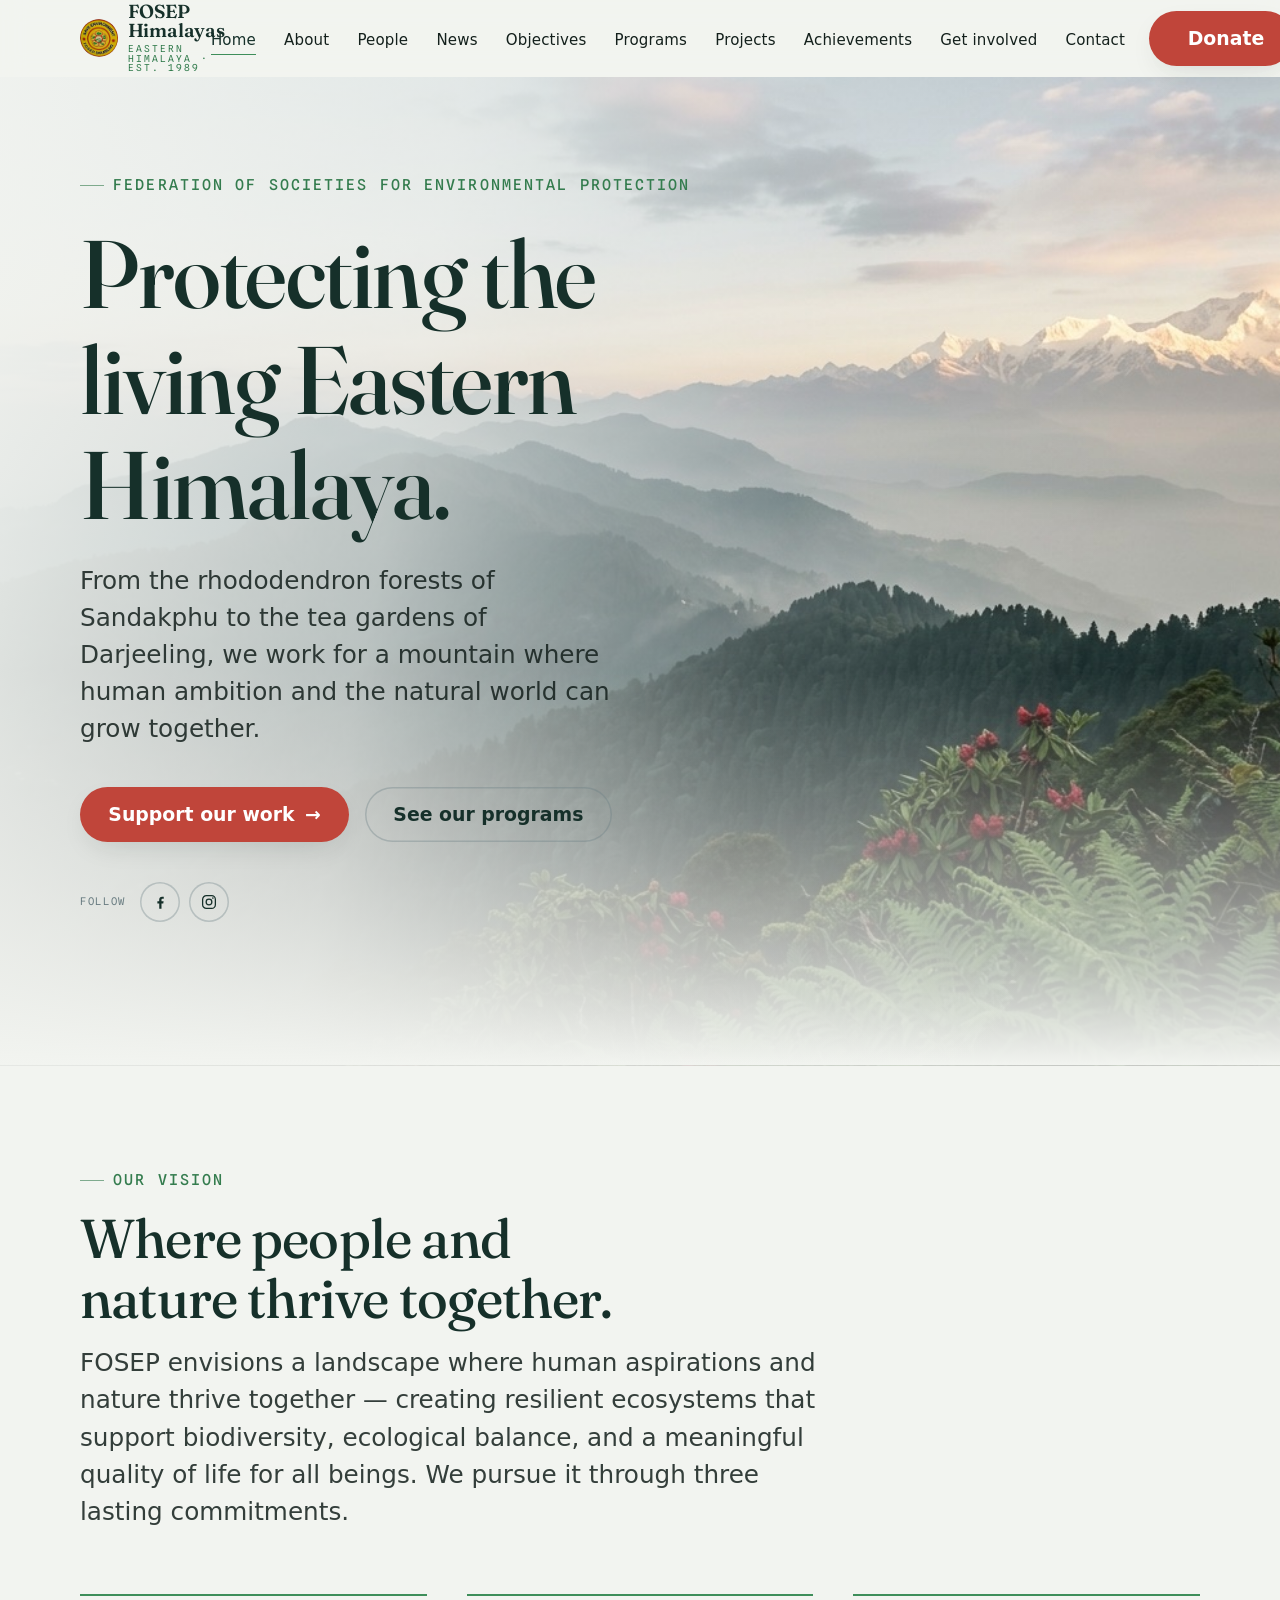
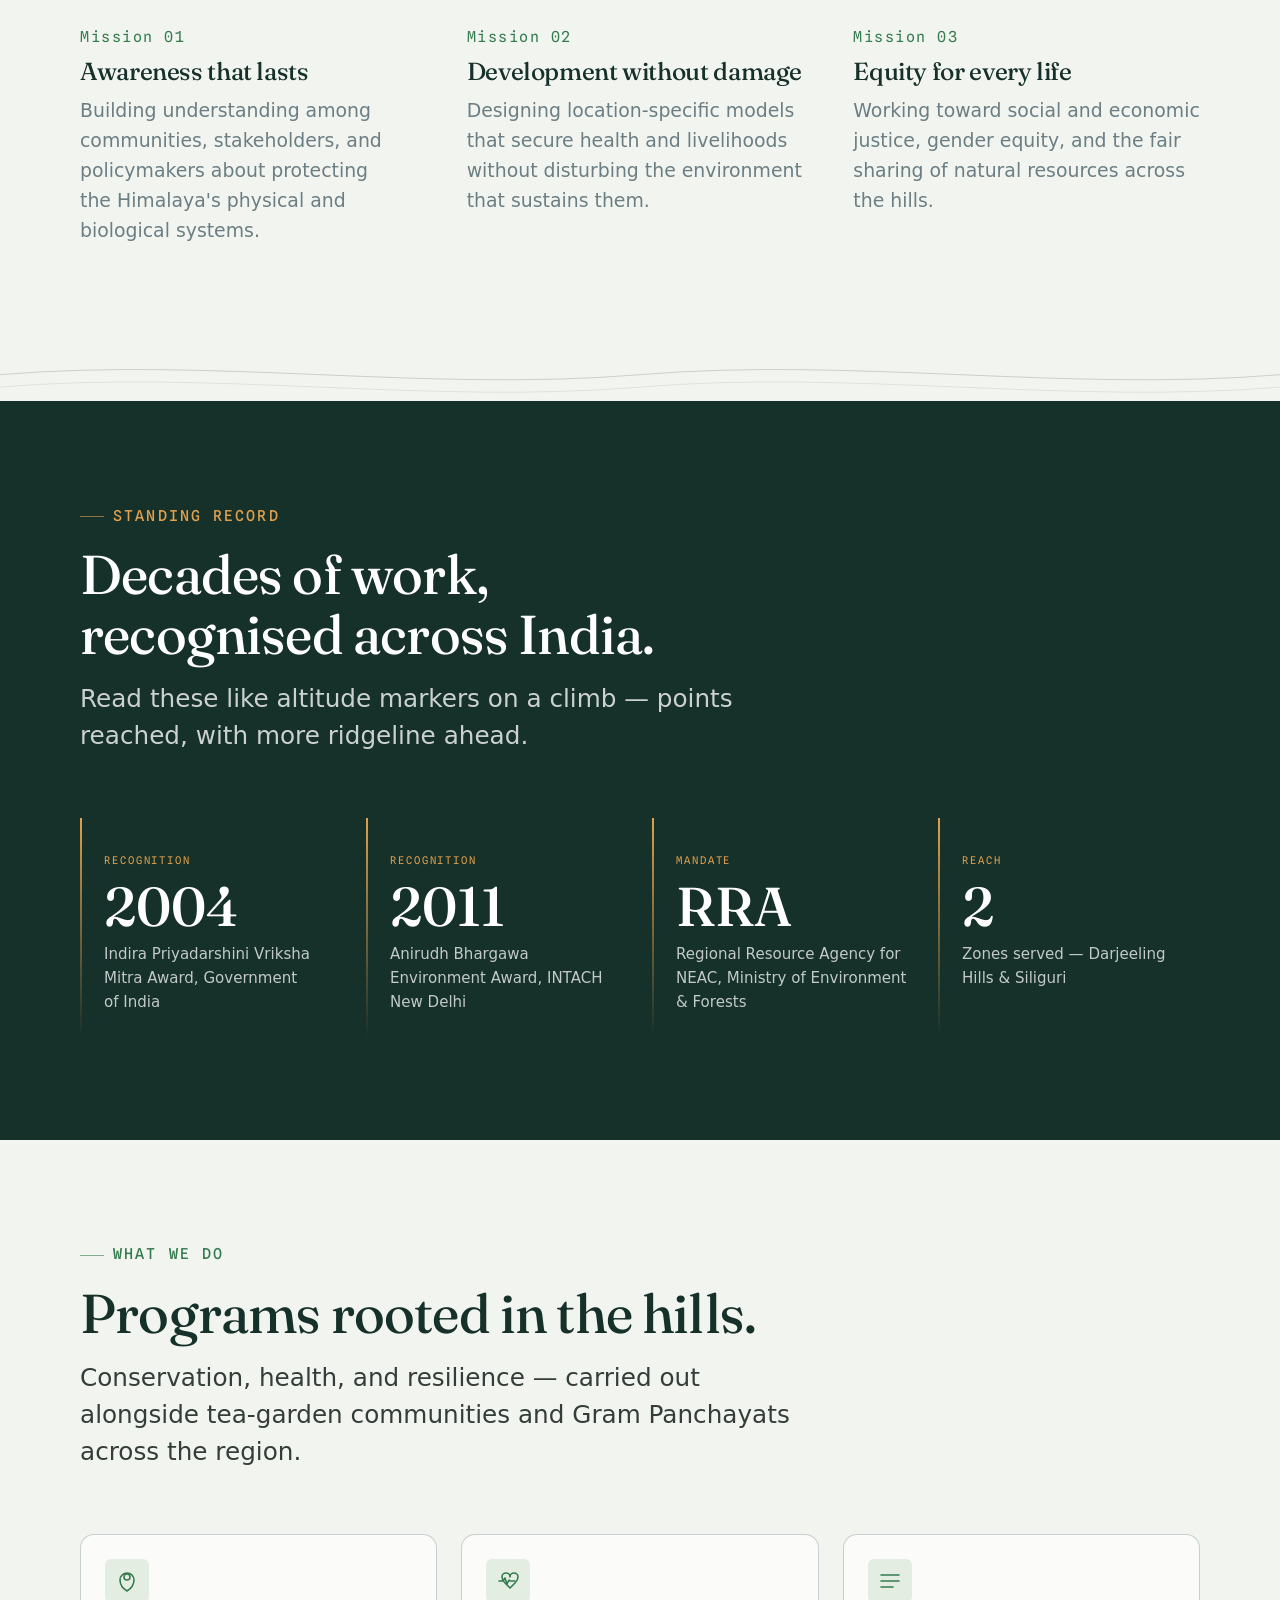
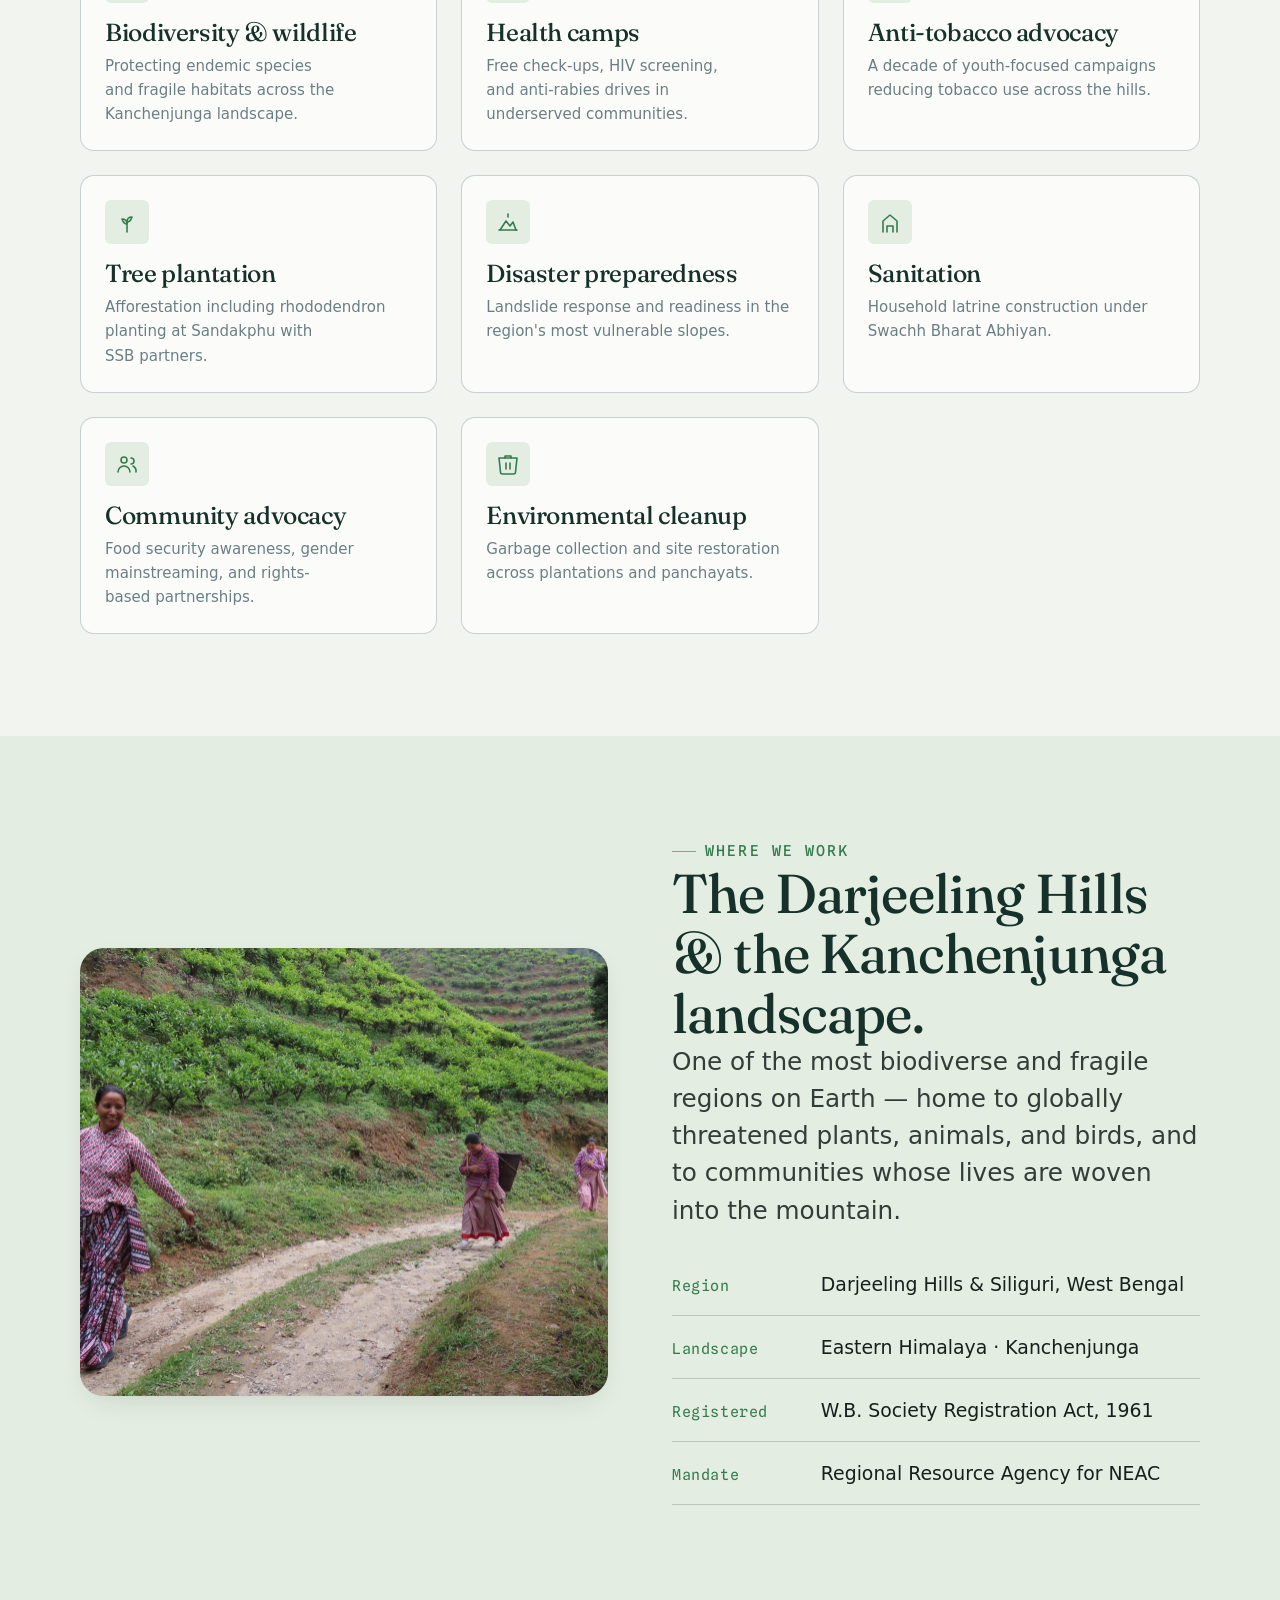
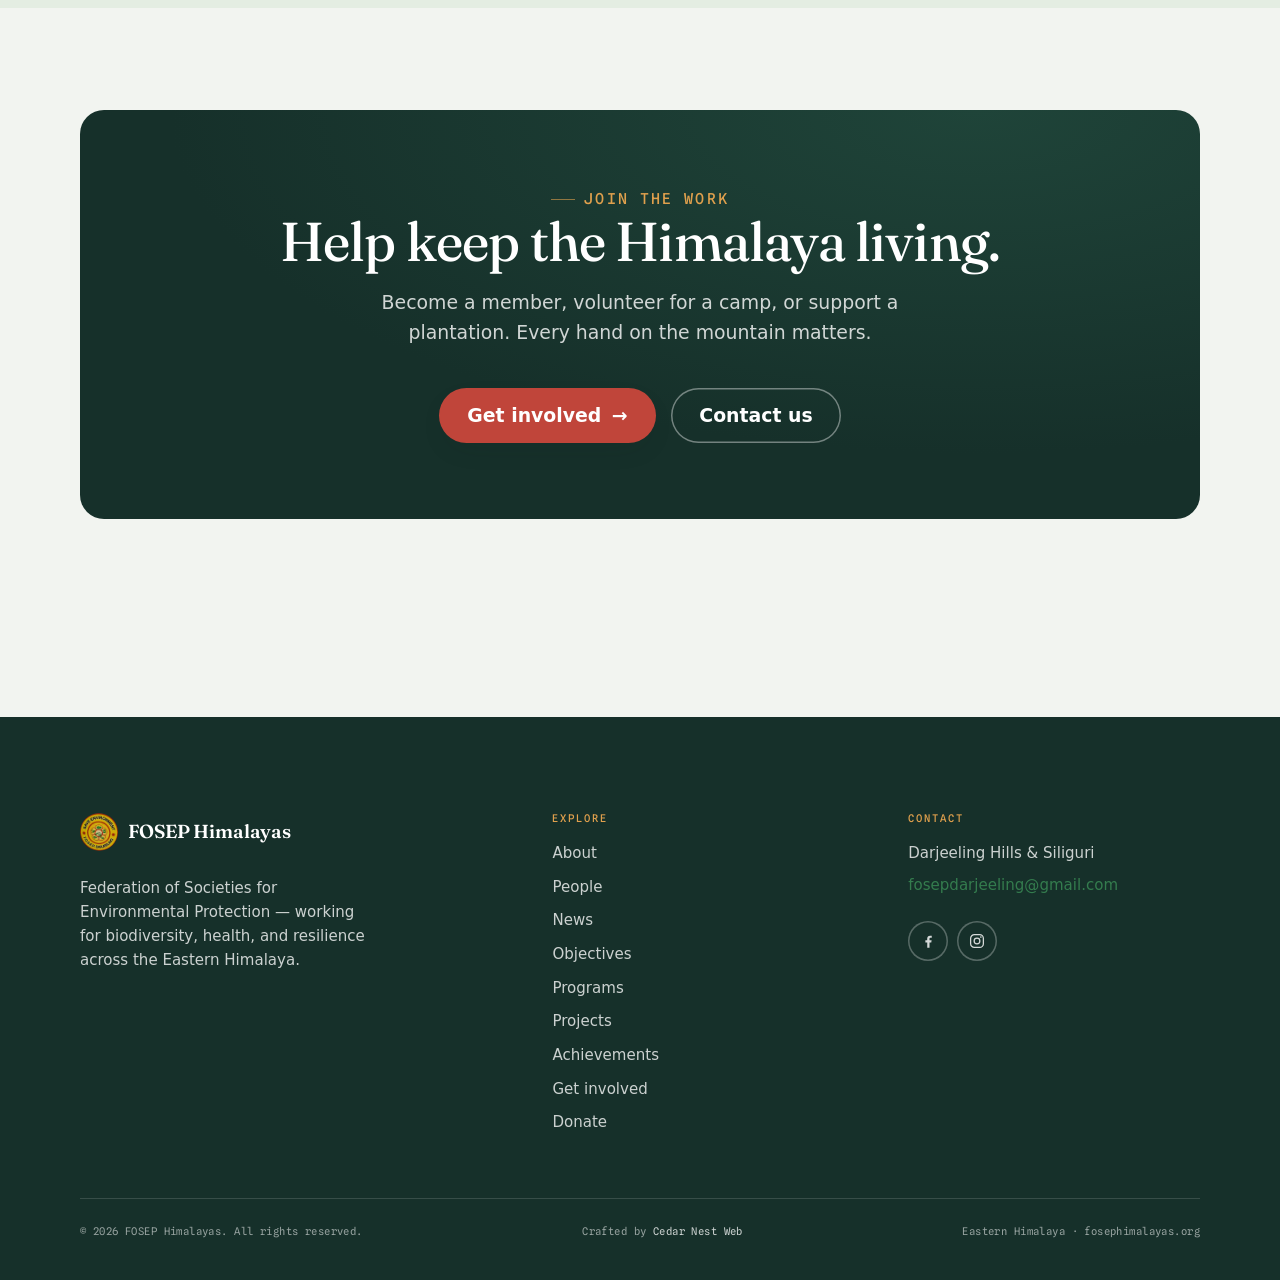
<file: index.html>
<!doctype html>
<html lang="en">
<head>
  <meta charset="utf-8">
  <meta name="viewport" content="width=device-width, initial-scale=1">
  <title>FOSEP Himalayas — Protecting the living Eastern Himalaya</title>
  <meta name="description" content="The Federation of Societies for Environmental Protection (FOSEP) works across the Darjeeling Hills and Siliguri for biodiversity, health, and community resilience in the Eastern Himalaya.">
  <link rel="icon" href="assets/icons/logo.png" type="image/png">
  <meta name="theme-color" content="#16302A">
  <link rel="canonical" href="https://fosephimalayas.org/">
  <meta property="og:type" content="website">
  <meta property="og:site_name" content="FOSEP Himalayas">
  <meta property="og:title" content="FOSEP Himalayas — Protecting the living Eastern Himalaya">
  <meta property="og:description" content="The Federation of Societies for Environmental Protection (FOSEP) works across the Darjeeling Hills and Siliguri for biodiversity, health, and community resilience in the Eastern Himalaya.">
  <meta property="og:url" content="https://fosephimalayas.org/">
  <meta property="og:image" content="https://fosephimalayas.org/assets/img/og-cover.jpg">
  <meta name="twitter:card" content="summary_large_image">
  <meta name="twitter:title" content="FOSEP Himalayas — Protecting the living Eastern Himalaya">
  <meta name="twitter:description" content="The Federation of Societies for Environmental Protection (FOSEP) works across the Darjeeling Hills and Siliguri for biodiversity, health, and community resilience in the Eastern Himalaya.">
  <meta name="twitter:image" content="https://fosephimalayas.org/assets/img/og-cover.jpg">
  <link rel="apple-touch-icon" href="assets/icons/apple-touch-icon.png">
  <link rel="manifest" href="site.webmanifest">

  <!-- Fonts -->
  <link rel="preconnect" href="https://fonts.googleapis.com">
  <link rel="preconnect" href="https://fonts.gstatic.com" crossorigin>
  <link href="https://fonts.googleapis.com/css2?family=Fraunces:ital,opsz,wght@0,9..144,400..600;1,9..144,400..500&family=Hanken+Grotesque:wght@400;500;600;700&family=Spline+Sans+Mono:wght@400;500&display=swap" rel="stylesheet">

  <!-- Styles -->
  <link rel="stylesheet" href="assets/css/reset.css">
  <link rel="stylesheet" href="assets/css/tokens.css">
  <link rel="stylesheet" href="assets/css/base.css">
  <link rel="stylesheet" href="assets/css/components.css">

  <script type="application/ld+json">
  {
    "@context": "https://schema.org",
    "@type": "NGO",
    "name": "FOSEP Himalayas",
    "alternateName": "Federation of Societies for Environmental Protection",
    "url": "https://fosephimalayas.org/",
    "logo": "https://fosephimalayas.org/assets/icons/icon-512.png",
    "image": "https://fosephimalayas.org/assets/img/og-cover.jpg",
    "description": "The Federation of Societies for Environmental Protection (FOSEP) works across the Darjeeling Hills and Siliguri for biodiversity, health, and community resilience in the Eastern Himalaya.",
    "foundingDate": "1989",
    "email": "fosepdarjeeling@gmail.com",
    "areaServed": "Darjeeling Hills & Siliguri, Eastern Himalaya",
    "address": {
      "@type": "PostalAddress",
      "addressRegion": "West Bengal",
      "addressCountry": "IN",
      "addressLocality": "Darjeeling"
    },
    "sameAs": [
      "https://www.facebook.com/share/1D65cW1Aer/",
      "https://www.instagram.com/salamander_ark_himalaya"
    ]
  }
  </script>
</head>
<body>
  <a class="skip-link" href="#main">Skip to content</a>

  <!-- ============ HEADER ============ -->
  <header class="site-header">
    <div class="container">
      <nav class="nav" aria-label="Primary">
        <a class="brand" href="index.html" aria-label="FOSEP Himalayas home">
          <img decoding="async" class="brand__mark" src="assets/icons/logo.png" alt="" width="34" height="34">
          <span class="brand__text">
            <span class="brand__name">FOSEP Himalayas</span>
            <span class="brand__sub">Eastern Himalaya · Est. 1989</span>
          </span>
        </a>

        <ul class="nav__menu" role="list">
          <li><a class="nav__link" aria-current="page" href="index.html">Home</a></li>
          <li><a class="nav__link" href="pages/about.html">About</a></li>
          <li><a class="nav__link" href="pages/people.html">People</a></li>
          <li><a class="nav__link" href="pages/news.html">News</a></li>
          <li><a class="nav__link" href="pages/objectives.html">Objectives</a></li>
          <li><a class="nav__link" href="pages/programs.html">Programs</a></li>
          <li><a class="nav__link" href="pages/projects.html">Projects</a></li>
          <li><a class="nav__link" href="pages/achievements.html">Achievements</a></li>
          <li><a class="nav__link" href="pages/get-involved.html">Get involved</a></li>
          <li><a class="nav__link" href="pages/contact.html">Contact</a></li>
        <li class="nav__mobile-cta"><a class="btn btn--primary btn--donate" href="pages/donate.html"><svg class="heart" viewBox="0 0 24 24" width="18" height="18" fill="currentColor" aria-hidden="true"><path d="M19 14c1.49-1.46 3-3.21 3-5.5A5.5 5.5 0 0 0 16.5 3c-1.76 0-3 .5-4.5 2-1.5-1.5-2.74-2-4.5-2A5.5 5.5 0 0 0 2 8.5c0 2.3 1.5 4.05 3 5.5l7 7Z"/></svg>Donate</a></li>
        </ul>

        <div class="nav__actions">
          <a class="btn btn--primary btn--donate" href="pages/donate.html"><svg class="heart" viewBox="0 0 24 24" width="18" height="18" fill="currentColor" aria-hidden="true"><path d="M19 14c1.49-1.46 3-3.21 3-5.5A5.5 5.5 0 0 0 16.5 3c-1.76 0-3 .5-4.5 2-1.5-1.5-2.74-2-4.5-2A5.5 5.5 0 0 0 2 8.5c0 2.3 1.5 4.05 3 5.5l7 7Z"/></svg>Donate</a>
        </div>

        <button class="nav__toggle" type="button" aria-label="Toggle menu" aria-expanded="false" aria-controls="primary-menu">
          <span></span>
        </button>
      </nav>
    </div>
  </header>

  <main id="main">
    <!-- ============ HERO ============ -->
    <section class="hero">
      <div class="container hero__inner">
        <div class="hero__content">
          <span class="eyebrow">Federation of Societies for Environmental Protection</span>
          <h1>Protecting the living Eastern Himalaya.</h1>
          <p class="lead">From the rhododendron forests of Sandakphu to the tea gardens of Darjeeling, we work for a mountain where human ambition and the natural world can grow together.</p>
          <div class="hero__actions">
            <a class="btn btn--primary" href="pages/get-involved.html">Support our work <span class="arrow" aria-hidden="true">→</span></a>
            <a class="btn btn--ghost" href="pages/programs.html">See our programs</a>
          </div>
          <div class="socials hero__socials">
            <span class="socials__label">Follow</span>
            <a class="social" href="https://www.facebook.com/share/1D65cW1Aer/" target="_blank" rel="noopener" aria-label="FOSEP Himalayas on Facebook"><svg viewBox="0 0 24 24" fill="currentColor" aria-hidden="true"><path d="M14 21v-7h2.4l.4-2.9H14V9.2c0-.85.24-1.43 1.46-1.43H17V5.16c-.27-.04-1.2-.11-2.28-.11-2.26 0-3.8 1.38-3.8 3.9v2.18H8.5V14H11v7z"/></svg></a>
            <a class="social" href="https://www.instagram.com/salamander_ark_himalaya?igsh=MWNrcDMzOWppZ3k4Yg==" target="_blank" rel="noopener" aria-label="FOSEP Himalayas on Instagram"><svg viewBox="0 0 24 24" fill="none" stroke="currentColor" stroke-width="1.7" aria-hidden="true"><rect x="3.5" y="3.5" width="17" height="17" rx="5"/><circle cx="12" cy="12" r="3.8"/><circle cx="17.2" cy="6.8" r="1.1" fill="currentColor" stroke="none"/></svg></a>
          </div>
        </div>
      </div>

    </section>

    <!-- ============ MISSION / PILLARS ============ -->
    <section class="section" id="mission">
      <div class="container">
        <div class="section-head" data-reveal>
          <span class="eyebrow">Our vision</span>
          <h2>Where people and nature thrive together.</h2>
          <p class="lead measure">FOSEP envisions a landscape where human aspirations and nature thrive together — creating resilient ecosystems that support biodiversity, ecological balance, and a meaningful quality of life for all beings. We pursue it through three lasting commitments.</p>
        </div>

        <div class="pillars">
          <article class="pillar" data-reveal>
            <span class="pillar__no">Mission 01</span>
            <h3>Awareness that lasts</h3>
            <p>Building understanding among communities, stakeholders, and policymakers about protecting the Himalaya's physical and biological systems.</p>
          </article>
          <article class="pillar" data-reveal style="--reveal-delay:90ms">
            <span class="pillar__no">Mission 02</span>
            <h3>Development without damage</h3>
            <p>Designing location-specific models that secure health and livelihoods without disturbing the environment that sustains them.</p>
          </article>
          <article class="pillar" data-reveal style="--reveal-delay:180ms">
            <span class="pillar__no">Mission 03</span>
            <h3>Equity for every life</h3>
            <p>Working toward social and economic justice, gender equity, and the fair sharing of natural resources across the hills.</p>
          </article>
        </div>
      </div>
    </section>

    <!-- contour divider -->
    <svg class="contour" viewBox="0 0 1440 60" preserveAspectRatio="none" aria-hidden="true">
      <path d="M0,30 C240,10 480,50 720,30 C960,10 1200,50 1440,30" fill="none" stroke="currentColor" stroke-width="1"/>
      <path d="M0,44 C240,24 480,64 720,44 C960,24 1200,64 1440,44" fill="none" stroke="currentColor" stroke-width="1" opacity="0.5"/>
    </svg>

    <!-- ============ IMPACT / ELEVATION MARKERS ============ -->
    <section class="section impact" id="impact">
      <div class="container">
        <div class="section-head" data-reveal>
          <span class="eyebrow">Standing record</span>
          <h2>Decades of work, recognised across India.</h2>
          <p class="lead">Read these like altitude markers on a climb — points reached, with more ridgeline ahead.</p>
        </div>
        <div class="stats">
          <div class="stat" data-reveal>
            <span class="stat__alt">Recognition</span>
            <div class="stat__num">2004</div>
            <p class="stat__label">Indira Priyadarshini Vriksha Mitra Award, Government of India</p>
          </div>
          <div class="stat" data-reveal style="--reveal-delay:80ms">
            <span class="stat__alt">Recognition</span>
            <div class="stat__num">2011</div>
            <p class="stat__label">Anirudh Bhargawa Environment Award, INTACH New Delhi</p>
          </div>
          <div class="stat" data-reveal style="--reveal-delay:160ms">
            <span class="stat__alt">Mandate</span>
            <div class="stat__num">RRA</div>
            <p class="stat__label">Regional Resource Agency for NEAC, Ministry of Environment &amp; Forests</p>
          </div>
          <div class="stat" data-reveal style="--reveal-delay:240ms">
            <span class="stat__alt">Reach</span>
            <div class="stat__num">2</div>
            <p class="stat__label">Zones served — Darjeeling Hills &amp; Siliguri</p>
          </div>
        </div>
      </div>
    </section>

    <!-- ============ PROGRAMS ============ -->
    <section class="section" id="programs">
      <div class="container">
        <div class="section-head" data-reveal>
          <span class="eyebrow">What we do</span>
          <h2>Programs rooted in the hills.</h2>
          <p class="lead measure">Conservation, health, and resilience — carried out alongside tea-garden communities and Gram Panchayats across the region.</p>
        </div>

        <div class="cards">
          <article class="card" data-reveal>
            <span class="card__icon" aria-hidden="true">
              <svg viewBox="0 0 24 24" fill="none" stroke="currentColor" stroke-width="1.6" stroke-linecap="round" stroke-linejoin="round"><path d="M12 22c5-3 7-7 7-11a7 7 0 0 0-14 0c0 4 2 8 7 11Z"/><path d="M12 11a3 3 0 1 0 0-6 3 3 0 0 0 0 6Z"/></svg>
            </span>
            <h3>Biodiversity &amp; wildlife</h3>
            <p>Protecting endemic species and fragile habitats across the Kanchenjunga landscape.</p>
          </article>

          <article class="card" data-reveal style="--reveal-delay:60ms">
            <span class="card__icon" aria-hidden="true">
              <svg viewBox="0 0 24 24" fill="none" stroke="currentColor" stroke-width="1.6" stroke-linecap="round" stroke-linejoin="round"><path d="M19 14c1.5-1.5 3-3.5 3-6a4 4 0 0 0-8 0 4 4 0 0 0-8 0c0 2.5 1.5 4.5 3 6l5 5Z"/><path d="M3 12h4l2-3 2 6 2-4 1 1h5"/></svg>
            </span>
            <h3>Health camps</h3>
            <p>Free check-ups, HIV screening, and anti-rabies drives in underserved communities.</p>
          </article>

          <article class="card" data-reveal style="--reveal-delay:120ms">
            <span class="card__icon" aria-hidden="true">
              <svg viewBox="0 0 24 24" fill="none" stroke="currentColor" stroke-width="1.6" stroke-linecap="round" stroke-linejoin="round"><path d="M3 6h18"/><path d="M3 12h18"/><path d="M3 18h12"/></svg>
            </span>
            <h3>Anti-tobacco advocacy</h3>
            <p>A decade of youth-focused campaigns reducing tobacco use across the hills.</p>
          </article>

          <article class="card" data-reveal style="--reveal-delay:180ms">
            <span class="card__icon" aria-hidden="true">
              <svg viewBox="0 0 24 24" fill="none" stroke="currentColor" stroke-width="1.6" stroke-linecap="round" stroke-linejoin="round"><path d="M12 22V12"/><path d="M12 12c0-3 2-5 5-5-1 3-3 5-5 5Z"/><path d="M12 14c0-3-2-5-5-5 1 3 3 5 5 5Z"/></svg>
            </span>
            <h3>Tree plantation</h3>
            <p>Afforestation including rhododendron planting at Sandakphu with SSB partners.</p>
          </article>

          <article class="card" data-reveal style="--reveal-delay:240ms">
            <span class="card__icon" aria-hidden="true">
              <svg viewBox="0 0 24 24" fill="none" stroke="currentColor" stroke-width="1.6" stroke-linecap="round" stroke-linejoin="round"><path d="M3 20h18"/><path d="m4 20 6-9 4 5 3-4 3 8"/><path d="M12 4v3"/></svg>
            </span>
            <h3>Disaster preparedness</h3>
            <p>Landslide response and readiness in the region's most vulnerable slopes.</p>
          </article>

          <article class="card" data-reveal style="--reveal-delay:300ms">
            <span class="card__icon" aria-hidden="true">
              <svg viewBox="0 0 24 24" fill="none" stroke="currentColor" stroke-width="1.6" stroke-linecap="round" stroke-linejoin="round"><path d="M5 22V11l7-6 7 6v11"/><path d="M9 22v-6h6v6"/></svg>
            </span>
            <h3>Sanitation</h3>
            <p>Household latrine construction under Swachh Bharat Abhiyan.</p>
          </article>

          <article class="card" data-reveal style="--reveal-delay:360ms">
            <span class="card__icon" aria-hidden="true">
              <svg viewBox="0 0 24 24" fill="none" stroke="currentColor" stroke-width="1.6" stroke-linecap="round" stroke-linejoin="round"><circle cx="9" cy="8" r="3"/><path d="M3 20a6 6 0 0 1 12 0"/><path d="M16 6a3 3 0 0 1 0 6"/><path d="M18 14a6 6 0 0 1 3 6"/></svg>
            </span>
            <h3>Community advocacy</h3>
            <p>Food security awareness, gender mainstreaming, and rights-based partnerships.</p>
          </article>

          <article class="card" data-reveal style="--reveal-delay:420ms">
            <span class="card__icon" aria-hidden="true">
              <svg viewBox="0 0 24 24" fill="none" stroke="currentColor" stroke-width="1.6" stroke-linecap="round" stroke-linejoin="round"><path d="M3 6h18l-1.5 14a2 2 0 0 1-2 2H6.5a2 2 0 0 1-2-2L3 6Z"/><path d="M9 6V4h6v2"/><path d="M10 11v6M14 11v6"/></svg>
            </span>
            <h3>Environmental cleanup</h3>
            <p>Garbage collection and site restoration across plantations and panchayats.</p>
          </article>
        </div>
      </div>
    </section>

    <!-- ============ WHERE WE WORK ============ -->
    <section class="section" style="background:var(--moss-tint)">
      <div class="container">
        <div class="split">
          <div class="split__media" data-reveal>
            <img decoding="async" src="assets/img/tea-garden.jpg" alt="Tea-garden workers carrying baskets along a path through the hillside plantations of Darjeeling" width="1600" height="900" loading="lazy">
          </div>
          <div data-reveal style="--reveal-delay:120ms">
            <span class="eyebrow">Where we work</span>
            <h2>The Darjeeling Hills &amp; the Kanchenjunga landscape.</h2>
            <p class="lead">One of the most biodiverse and fragile regions on Earth — home to globally threatened plants, animals, and birds, and to communities whose lives are woven into the mountain.</p>
            <div class="facts">
              <div class="fact"><span class="fact__key">Region</span><span class="fact__val">Darjeeling Hills &amp; Siliguri, West Bengal</span></div>
              <div class="fact"><span class="fact__key">Landscape</span><span class="fact__val">Eastern Himalaya · Kanchenjunga</span></div>
              <div class="fact"><span class="fact__key">Registered</span><span class="fact__val">W.B. Society Registration Act, 1961</span></div>
              <div class="fact"><span class="fact__key">Mandate</span><span class="fact__val">Regional Resource Agency for NEAC</span></div>
            </div>
          </div>
        </div>
      </div>
    </section>

    <!-- ============ CTA ============ -->
    <section class="section">
      <div class="container">
        <div class="cta-band" data-reveal>
          <span class="eyebrow on-dark">Join the work</span>
          <h2>Help keep the Himalaya living.</h2>
          <p>Become a member, volunteer for a camp, or support a plantation. Every hand on the mountain matters.</p>
          <div class="hero__actions">
            <a class="btn btn--primary" href="pages/get-involved.html">Get involved <span class="arrow" aria-hidden="true">→</span></a>
            <a class="btn btn--on-dark" href="pages/contact.html">Contact us</a>
          </div>
        </div>
      </div>
    </section>
  </main>

  <!-- ============ FOOTER ============ -->
  <footer class="site-footer">
    <div class="container">
      <div class="footer__grid">
        <div>
          <a class="brand" href="index.html" aria-label="FOSEP Himalayas home">
            <img decoding="async" class="brand__mark" src="assets/icons/logo.png" alt="" width="34" height="34">
            <span class="brand__text"><span class="brand__name">FOSEP Himalayas</span></span>
          </a>
          <p class="footer__about">Federation of Societies for Environmental Protection — working for biodiversity, health, and resilience across the Eastern Himalaya.</p>
        </div>

        <div>
          <h4>Explore</h4>
          <div class="footer__links">
            <a href="pages/about.html">About</a>
            <a href="pages/people.html">People</a>
            <a href="pages/news.html">News</a>
            <a href="pages/objectives.html">Objectives</a>
            <a href="pages/programs.html">Programs</a>
            <a href="pages/projects.html">Projects</a>
            <a href="pages/achievements.html">Achievements</a>
            <a href="pages/get-involved.html">Get involved</a>
            <a href="pages/donate.html">Donate</a>
          </div>
        </div>

        <div>
          <h4>Contact</h4>
          <div class="footer__contact">
            <span>Darjeeling Hills &amp; Siliguri</span>
            <a href="mailto:fosepdarjeeling@gmail.com">fosepdarjeeling@gmail.com</a>
          </div>
            <div class="socials socials--footer"><a class="social" href="https://www.facebook.com/share/1D65cW1Aer/" target="_blank" rel="noopener" aria-label="FOSEP Himalayas on Facebook"><svg viewBox="0 0 24 24" fill="currentColor" aria-hidden="true"><path d="M14 21v-7h2.4l.4-2.9H14V9.2c0-.85.24-1.43 1.46-1.43H17V5.16c-.27-.04-1.2-.11-2.28-.11-2.26 0-3.8 1.38-3.8 3.9v2.18H8.5V14H11v7z"/></svg></a><a class="social" href="https://www.instagram.com/salamander_ark_himalaya?igsh=MWNrcDMzOWppZ3k4Yg==" target="_blank" rel="noopener" aria-label="FOSEP Himalayas on Instagram"><svg viewBox="0 0 24 24" fill="none" stroke="currentColor" stroke-width="1.7" aria-hidden="true"><rect x="3.5" y="3.5" width="17" height="17" rx="5"/><circle cx="12" cy="12" r="3.8"/><circle cx="17.2" cy="6.8" r="1.1" fill="currentColor" stroke="none"/></svg></a></div>
        </div>
      </div>

      <div class="footer__bottom">
        <span>© <span data-year>2026</span> FOSEP Himalayas. All rights reserved.</span>
        <span>Crafted by <a href="https://cedarnestweb.vercel.app/" target="_blank" rel="noopener">Cedar Nest Web</a></span>
        <span>Eastern Himalaya · fosephimalayas.org</span>
      </div>
    </div>
  </footer>

  <script src="assets/js/main.js" defer></script>
</body>
</html>
</file>
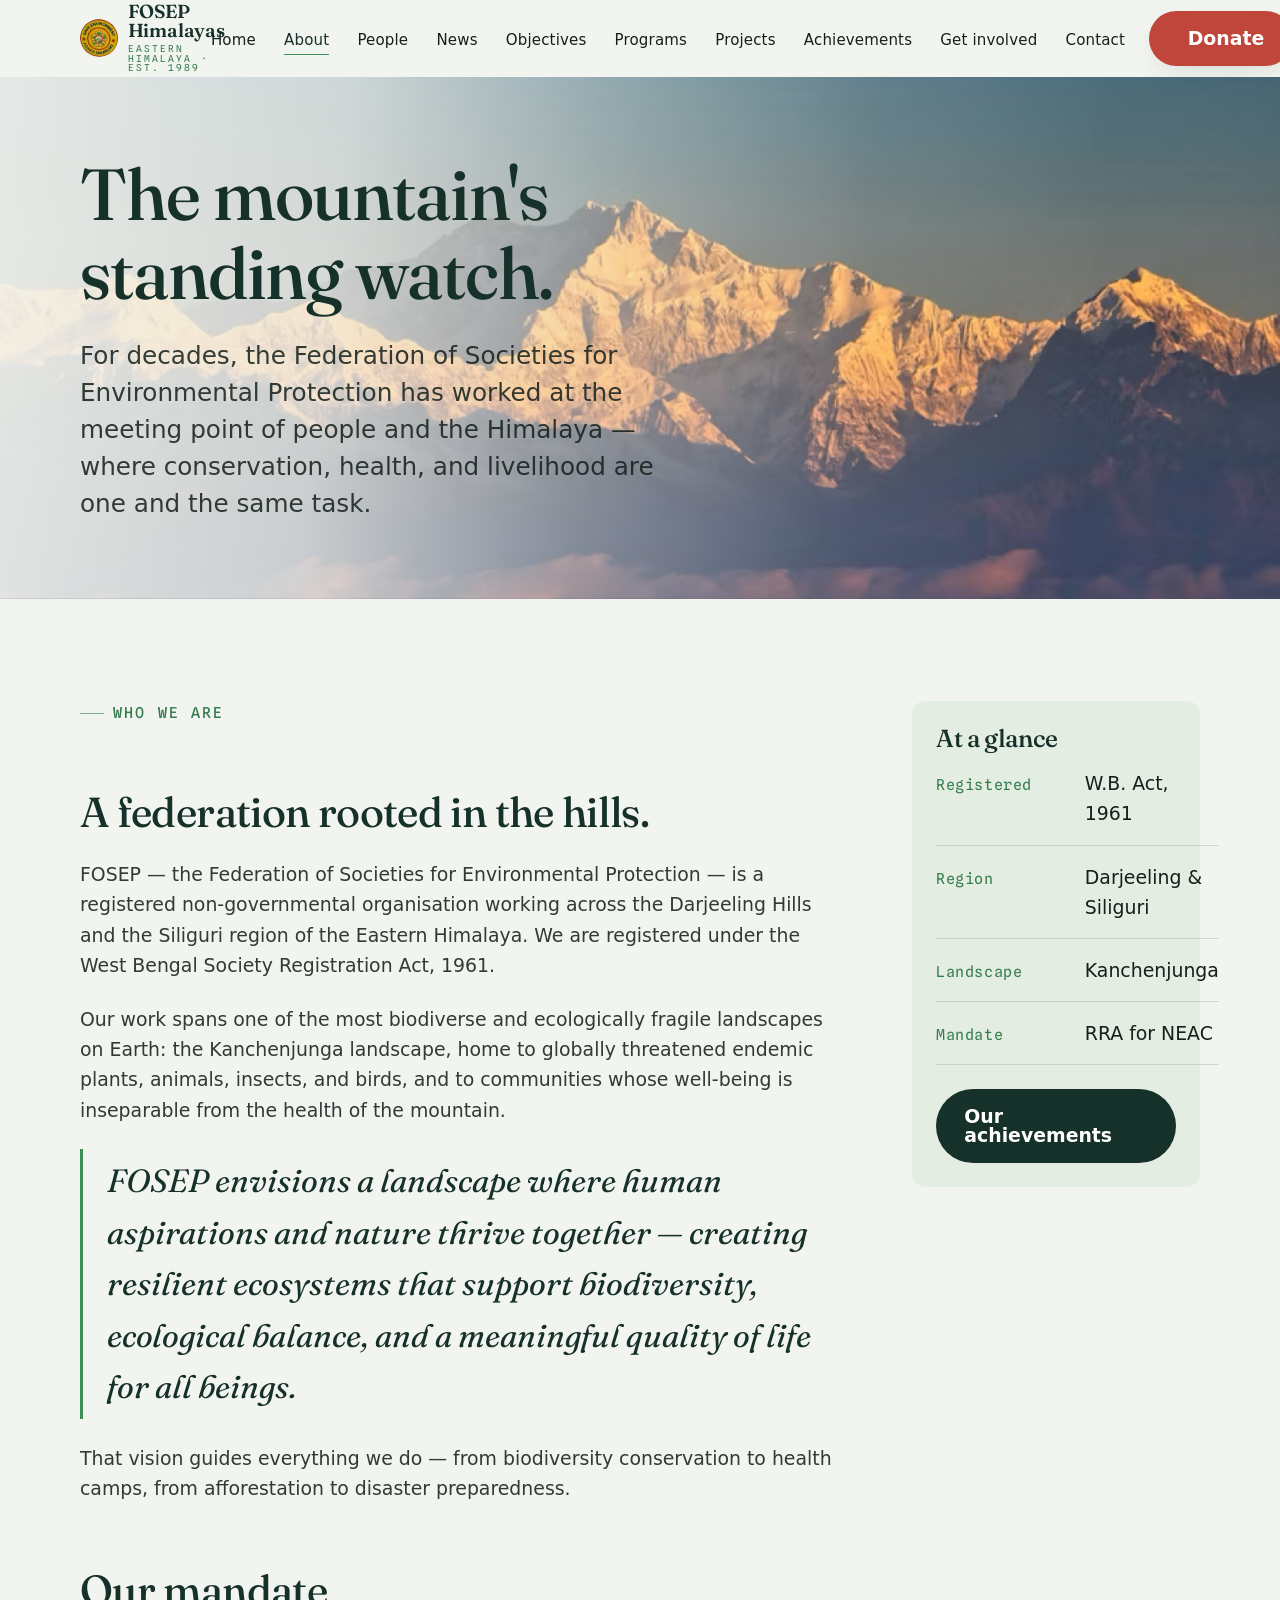
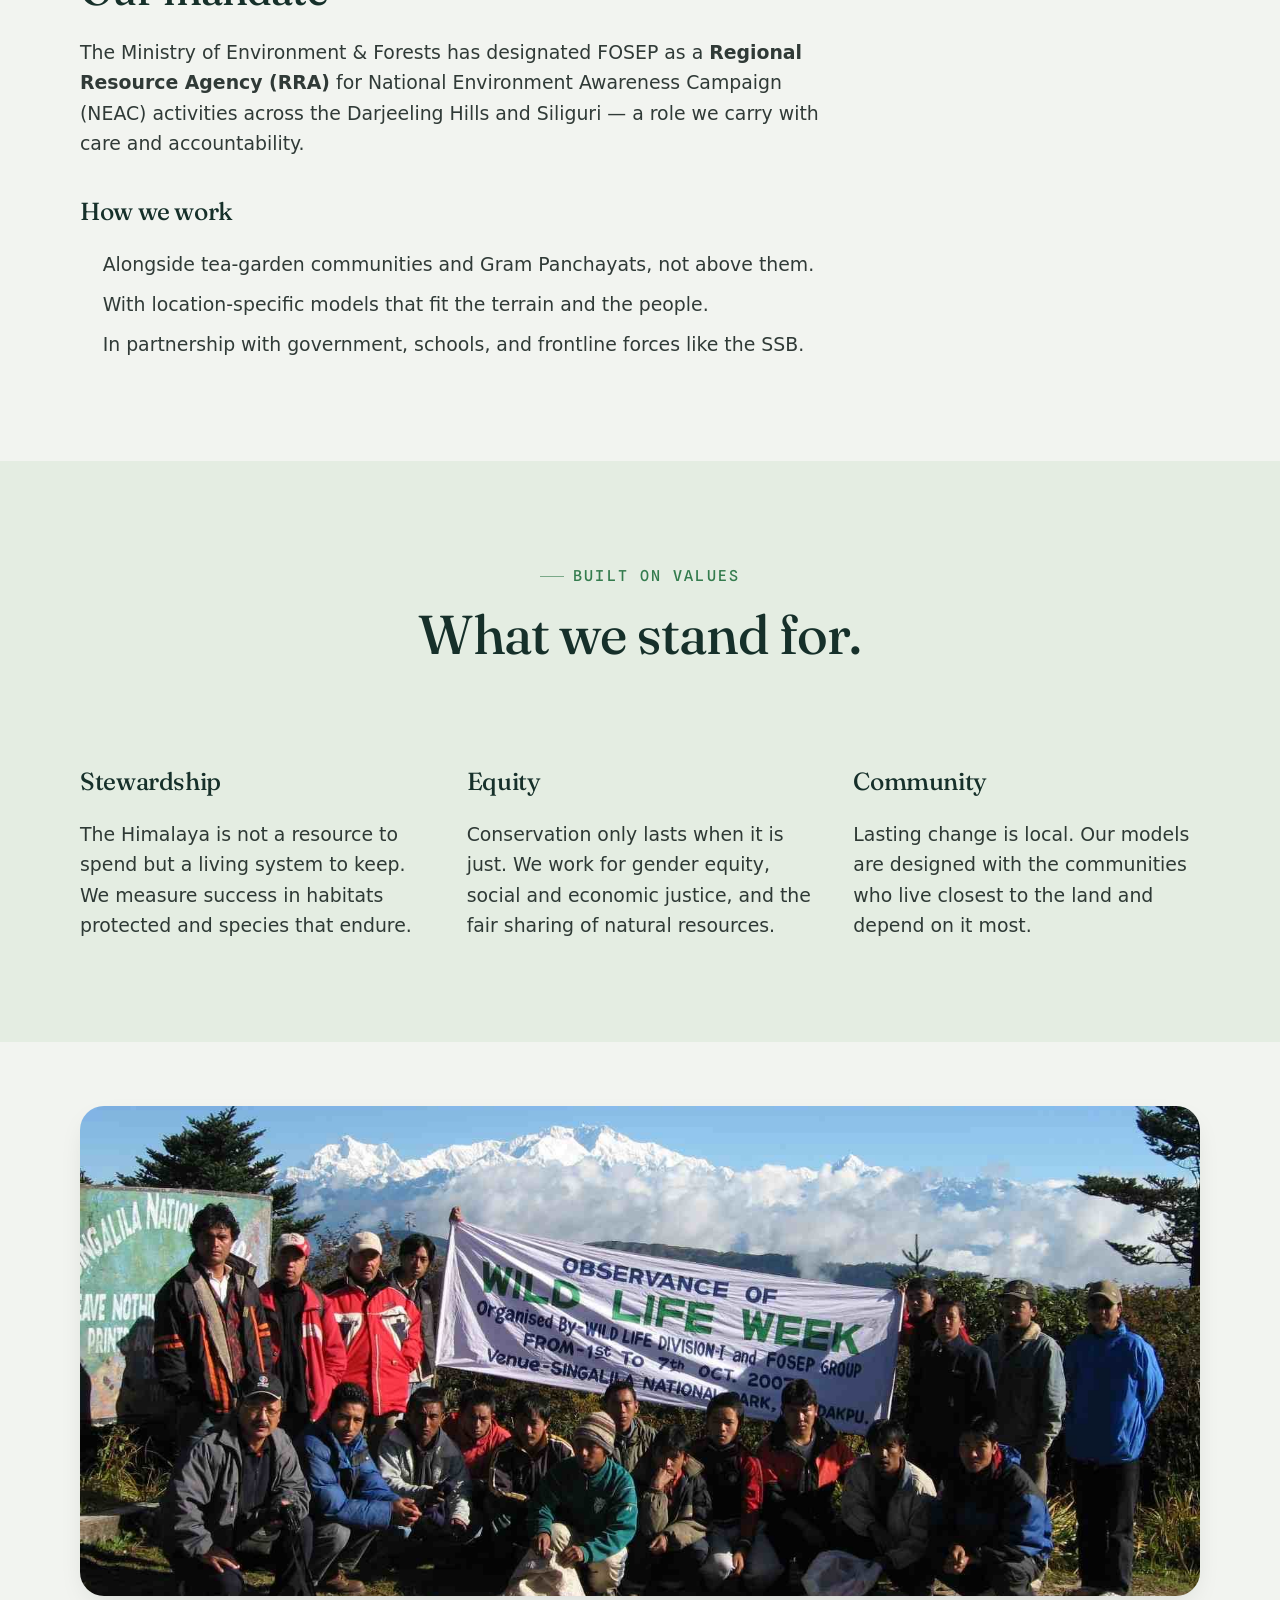
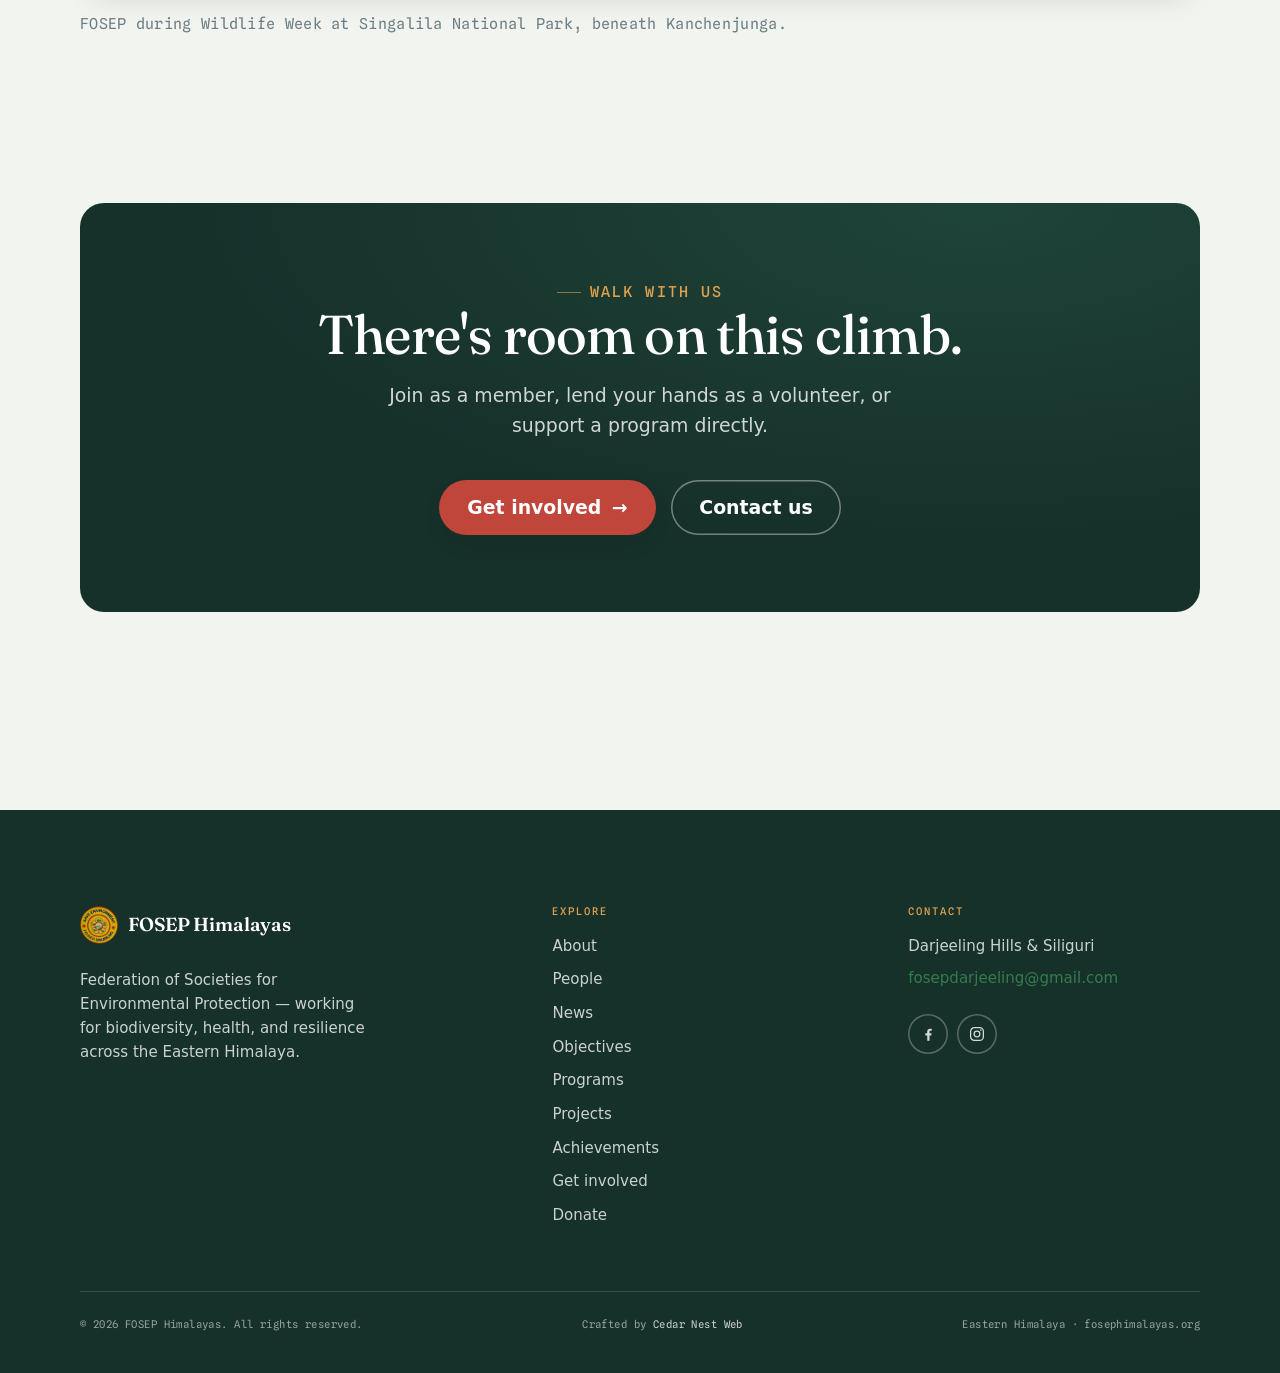
<file: pages/about.html>
<!doctype html>
<html lang="en">
<head>
  <meta charset="utf-8">
  <meta name="viewport" content="width=device-width, initial-scale=1">
  <title>About — FOSEP Himalayas</title>
  <meta name="description" content="The Federation of Societies for Environmental Protection (FOSEP) — history, vision, and mandate in the Eastern Himalaya.">
  <link rel="icon" href="../assets/icons/logo.png" type="image/png">
  <meta name="theme-color" content="#16302A">
  <link rel="canonical" href="https://fosephimalayas.org/pages/about.html">
  <meta property="og:type" content="website">
  <meta property="og:site_name" content="FOSEP Himalayas">
  <meta property="og:title" content="About — FOSEP Himalayas">
  <meta property="og:description" content="The Federation of Societies for Environmental Protection (FOSEP) — history, vision, and mandate in the Eastern Himalaya.">
  <meta property="og:url" content="https://fosephimalayas.org/pages/about.html">
  <meta property="og:image" content="https://fosephimalayas.org/assets/img/og-cover.jpg">
  <meta name="twitter:card" content="summary_large_image">
  <meta name="twitter:title" content="About — FOSEP Himalayas">
  <meta name="twitter:description" content="The Federation of Societies for Environmental Protection (FOSEP) — history, vision, and mandate in the Eastern Himalaya.">
  <meta name="twitter:image" content="https://fosephimalayas.org/assets/img/og-cover.jpg">
  <link rel="apple-touch-icon" href="../assets/icons/apple-touch-icon.png">
  <link rel="manifest" href="../site.webmanifest">
  <link rel="preconnect" href="https://fonts.googleapis.com">
  <link rel="preconnect" href="https://fonts.gstatic.com" crossorigin>
  <link href="https://fonts.googleapis.com/css2?family=Fraunces:ital,opsz,wght@0,9..144,400..600;1,9..144,400..500&family=Hanken+Grotesque:wght@400;500;600;700&family=Spline+Sans+Mono:wght@400;500&display=swap" rel="stylesheet">
  <link rel="stylesheet" href="../assets/css/reset.css">
  <link rel="stylesheet" href="../assets/css/tokens.css">
  <link rel="stylesheet" href="../assets/css/base.css">
  <link rel="stylesheet" href="../assets/css/components.css">
</head>
<body>
  <a class="skip-link" href="#main">Skip to content</a>

  <header class="site-header">
    <div class="container">
      <nav class="nav" aria-label="Primary">
        <a class="brand" href="../index.html" aria-label="FOSEP Himalayas home">
          <img decoding="async" class="brand__mark" src="../assets/icons/logo.png" alt="" width="34" height="34">
          <span class="brand__text">
            <span class="brand__name">FOSEP Himalayas</span>
            <span class="brand__sub">Eastern Himalaya · Est. 1989</span>
          </span>
        </a>
        <ul class="nav__menu" role="list">
          <li><a class="nav__link" href="../index.html">Home</a></li>
          <li><a class="nav__link" aria-current="page" href="about.html">About</a></li>
          <li><a class="nav__link" href="people.html">People</a></li>
          <li><a class="nav__link" href="news.html">News</a></li>
          <li><a class="nav__link" href="objectives.html">Objectives</a></li>
          <li><a class="nav__link" href="programs.html">Programs</a></li>
          <li><a class="nav__link" href="projects.html">Projects</a></li>
          <li><a class="nav__link" href="achievements.html">Achievements</a></li>
          <li><a class="nav__link" href="get-involved.html">Get involved</a></li>
          <li><a class="nav__link" href="contact.html">Contact</a></li>
        <li class="nav__mobile-cta"><a class="btn btn--primary btn--donate" href="donate.html"><svg class="heart" viewBox="0 0 24 24" width="18" height="18" fill="currentColor" aria-hidden="true"><path d="M19 14c1.49-1.46 3-3.21 3-5.5A5.5 5.5 0 0 0 16.5 3c-1.76 0-3 .5-4.5 2-1.5-1.5-2.74-2-4.5-2A5.5 5.5 0 0 0 2 8.5c0 2.3 1.5 4.05 3 5.5l7 7Z"/></svg>Donate</a></li>
        </ul>
        <div class="nav__actions">
          <a class="btn btn--primary btn--donate" href="donate.html"><svg class="heart" viewBox="0 0 24 24" width="18" height="18" fill="currentColor" aria-hidden="true"><path d="M19 14c1.49-1.46 3-3.21 3-5.5A5.5 5.5 0 0 0 16.5 3c-1.76 0-3 .5-4.5 2-1.5-1.5-2.74-2-4.5-2A5.5 5.5 0 0 0 2 8.5c0 2.3 1.5 4.05 3 5.5l7 7Z"/></svg>Donate</a>
        </div>
        <button class="nav__toggle" type="button" aria-label="Toggle menu" aria-expanded="false">
          <span></span>
        </button>
      </nav>
    </div>
  </header>

  <main id="main">
    <section class="page-hero ph-about">
      <div class="container page-hero__inner">
        <h1>The mountain's standing watch.</h1>
        <p class="lead">For decades, the Federation of Societies for Environmental Protection has worked at the meeting point of people and the Himalaya — where conservation, health, and livelihood are one and the same task.</p>
      </div>
    </section>

    <section class="section">
      <div class="container">
        <div class="layout-2col">
          <div class="prose" data-reveal>
            <span class="eyebrow">Who we are</span>
            <h2>A federation rooted in the hills.</h2>
            <p>FOSEP — the Federation of Societies for Environmental Protection — is a registered non-governmental organisation working across the Darjeeling Hills and the Siliguri region of the Eastern Himalaya. We are registered under the West Bengal Society Registration Act, 1961.</p>
            <p>Our work spans one of the most biodiverse and ecologically fragile landscapes on Earth: the Kanchenjunga landscape, home to globally threatened endemic plants, animals, insects, and birds, and to communities whose well-being is inseparable from the health of the mountain.</p>

            <blockquote>FOSEP envisions a landscape where human aspirations and nature thrive together — creating resilient ecosystems that support biodiversity, ecological balance, and a meaningful quality of life for all beings.</blockquote>
            <p>That vision guides everything we do — from biodiversity conservation to health camps, from afforestation to disaster preparedness.</p>

            <h2>Our mandate</h2>
            <p>The Ministry of Environment &amp; Forests has designated FOSEP as a <strong>Regional Resource Agency (RRA)</strong> for National Environment Awareness Campaign (NEAC) activities across the Darjeeling Hills and Siliguri — a role we carry with care and accountability.</p>

            <h3>How we work</h3>
            <ul role="list">
              <li>Alongside tea-garden communities and Gram Panchayats, not above them.</li>
              <li>With location-specific models that fit the terrain and the people.</li>
              <li>In partnership with government, schools, and frontline forces like the SSB.</li>
            </ul>
          </div>

          <aside class="aside-card" data-reveal style="--reveal-delay:120ms">
            <h4>At a glance</h4>
            <div class="facts">
              <div class="fact"><span class="fact__key">Registered</span><span class="fact__val">W.B. Act, 1961</span></div>
              <div class="fact"><span class="fact__key">Region</span><span class="fact__val">Darjeeling &amp; Siliguri</span></div>
              <div class="fact"><span class="fact__key">Landscape</span><span class="fact__val">Kanchenjunga</span></div>
              <div class="fact"><span class="fact__key">Mandate</span><span class="fact__val">RRA for NEAC</span></div>
            </div>
            <a class="btn btn--solid" href="achievements.html" style="margin-top:var(--space-md)">Our achievements</a>
          </aside>
        </div>
      </div>
    </section>

    <section class="section" style="background:var(--moss-tint)">
      <div class="container">
        <div class="section-head center" data-reveal>
          <span class="eyebrow">Built on values</span>
          <h2>What we stand for.</h2>
        </div>
        <div class="grid-2" style="margin-top:var(--space-xl)">
          <div class="prose" data-reveal>
            <h3>Stewardship</h3>
            <p>The Himalaya is not a resource to spend but a living system to keep. We measure success in habitats protected and species that endure.</p>
          </div>
          <div class="prose" data-reveal style="--reveal-delay:90ms">
            <h3>Equity</h3>
            <p>Conservation only lasts when it is just. We work for gender equity, social and economic justice, and the fair sharing of natural resources.</p>
          </div>
          <div class="prose" data-reveal style="--reveal-delay:180ms">
            <h3>Community</h3>
            <p>Lasting change is local. Our models are designed with the communities who live closest to the land and depend on it most.</p>
          </div>
        </div>
      </div>
    </section>

    <section class="section tight">
      <div class="container">
        <figure class="figure figure--wide" data-reveal>
          <div class="figure__frame">
            <img decoding="async" width="1600" height="1200" src="../assets/img/fosep-team-photo.jpg" alt="The FOSEP team gathered with a Wildlife Week banner at Singalila National Park, the snow peaks of Kanchenjunga rising behind them" loading="lazy">
          </div>
          <figcaption>FOSEP during Wildlife Week at Singalila National Park, beneath Kanchenjunga.</figcaption>
        </figure>
      </div>
    </section>

    <section class="section">
      <div class="container">
        <div class="cta-band" data-reveal>
          <span class="eyebrow on-dark">Walk with us</span>
          <h2>There's room on this climb.</h2>
          <p>Join as a member, lend your hands as a volunteer, or support a program directly.</p>
          <div class="hero__actions">
            <a class="btn btn--primary" href="get-involved.html">Get involved <span class="arrow" aria-hidden="true">→</span></a>
            <a class="btn btn--on-dark" href="contact.html">Contact us</a>
          </div>
        </div>
      </div>
    </section>
  </main>

  <footer class="site-footer">
    <div class="container">
      <div class="footer__grid">
        <div>
          <a class="brand" href="../index.html" aria-label="FOSEP Himalayas home">
            <img decoding="async" class="brand__mark" src="../assets/icons/logo.png" alt="" width="34" height="34">
            <span class="brand__text"><span class="brand__name">FOSEP Himalayas</span></span>
          </a>
          <p class="footer__about">Federation of Societies for Environmental Protection — working for biodiversity, health, and resilience across the Eastern Himalaya.</p>
        </div>
        <div>
          <h4>Explore</h4>
          <div class="footer__links">
            <a href="about.html">About</a>
            <a href="people.html">People</a>
            <a href="news.html">News</a>
            <a href="objectives.html">Objectives</a>
            <a href="programs.html">Programs</a>
            <a href="projects.html">Projects</a>
            <a href="achievements.html">Achievements</a>
            <a href="get-involved.html">Get involved</a>
            <a href="donate.html">Donate</a>
          </div>
        </div>
        <div>
          <h4>Contact</h4>
          <div class="footer__contact">
            <span>Darjeeling Hills &amp; Siliguri</span>
            <a href="mailto:fosepdarjeeling@gmail.com">fosepdarjeeling@gmail.com</a>
          </div>
            <div class="socials socials--footer"><a class="social" href="https://www.facebook.com/share/1D65cW1Aer/" target="_blank" rel="noopener" aria-label="FOSEP Himalayas on Facebook"><svg viewBox="0 0 24 24" fill="currentColor" aria-hidden="true"><path d="M14 21v-7h2.4l.4-2.9H14V9.2c0-.85.24-1.43 1.46-1.43H17V5.16c-.27-.04-1.2-.11-2.28-.11-2.26 0-3.8 1.38-3.8 3.9v2.18H8.5V14H11v7z"/></svg></a><a class="social" href="https://www.instagram.com/salamander_ark_himalaya?igsh=MWNrcDMzOWppZ3k4Yg==" target="_blank" rel="noopener" aria-label="FOSEP Himalayas on Instagram"><svg viewBox="0 0 24 24" fill="none" stroke="currentColor" stroke-width="1.7" aria-hidden="true"><rect x="3.5" y="3.5" width="17" height="17" rx="5"/><circle cx="12" cy="12" r="3.8"/><circle cx="17.2" cy="6.8" r="1.1" fill="currentColor" stroke="none"/></svg></a></div>
        </div>
      </div>
      <div class="footer__bottom">
        <span>© <span data-year>2026</span> FOSEP Himalayas. All rights reserved.</span>
        <span>Crafted by <a href="https://cedarnestweb.vercel.app/" target="_blank" rel="noopener">Cedar Nest Web</a></span>
        <span>Eastern Himalaya · fosephimalayas.org</span>
      </div>
    </div>
  </footer>

  <script src="../assets/js/main.js" defer></script>
</body>
</html>
</file>
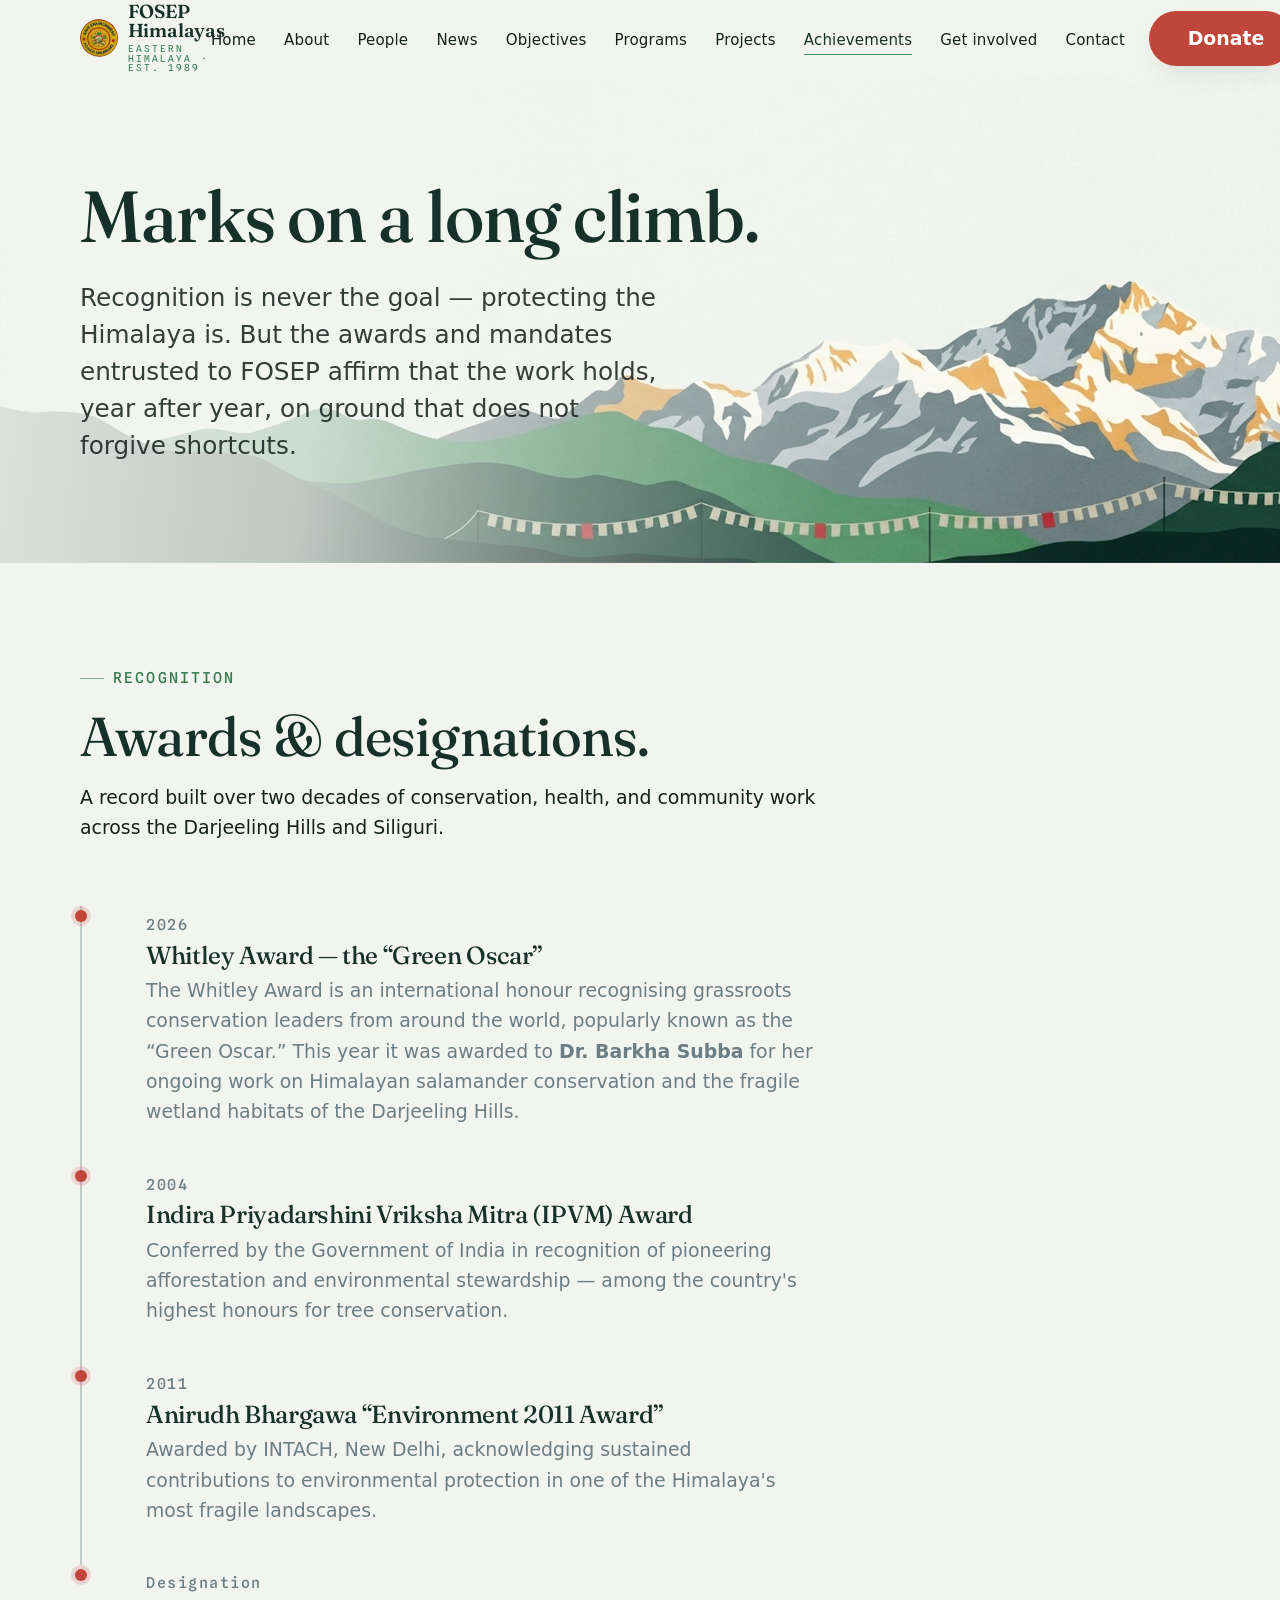
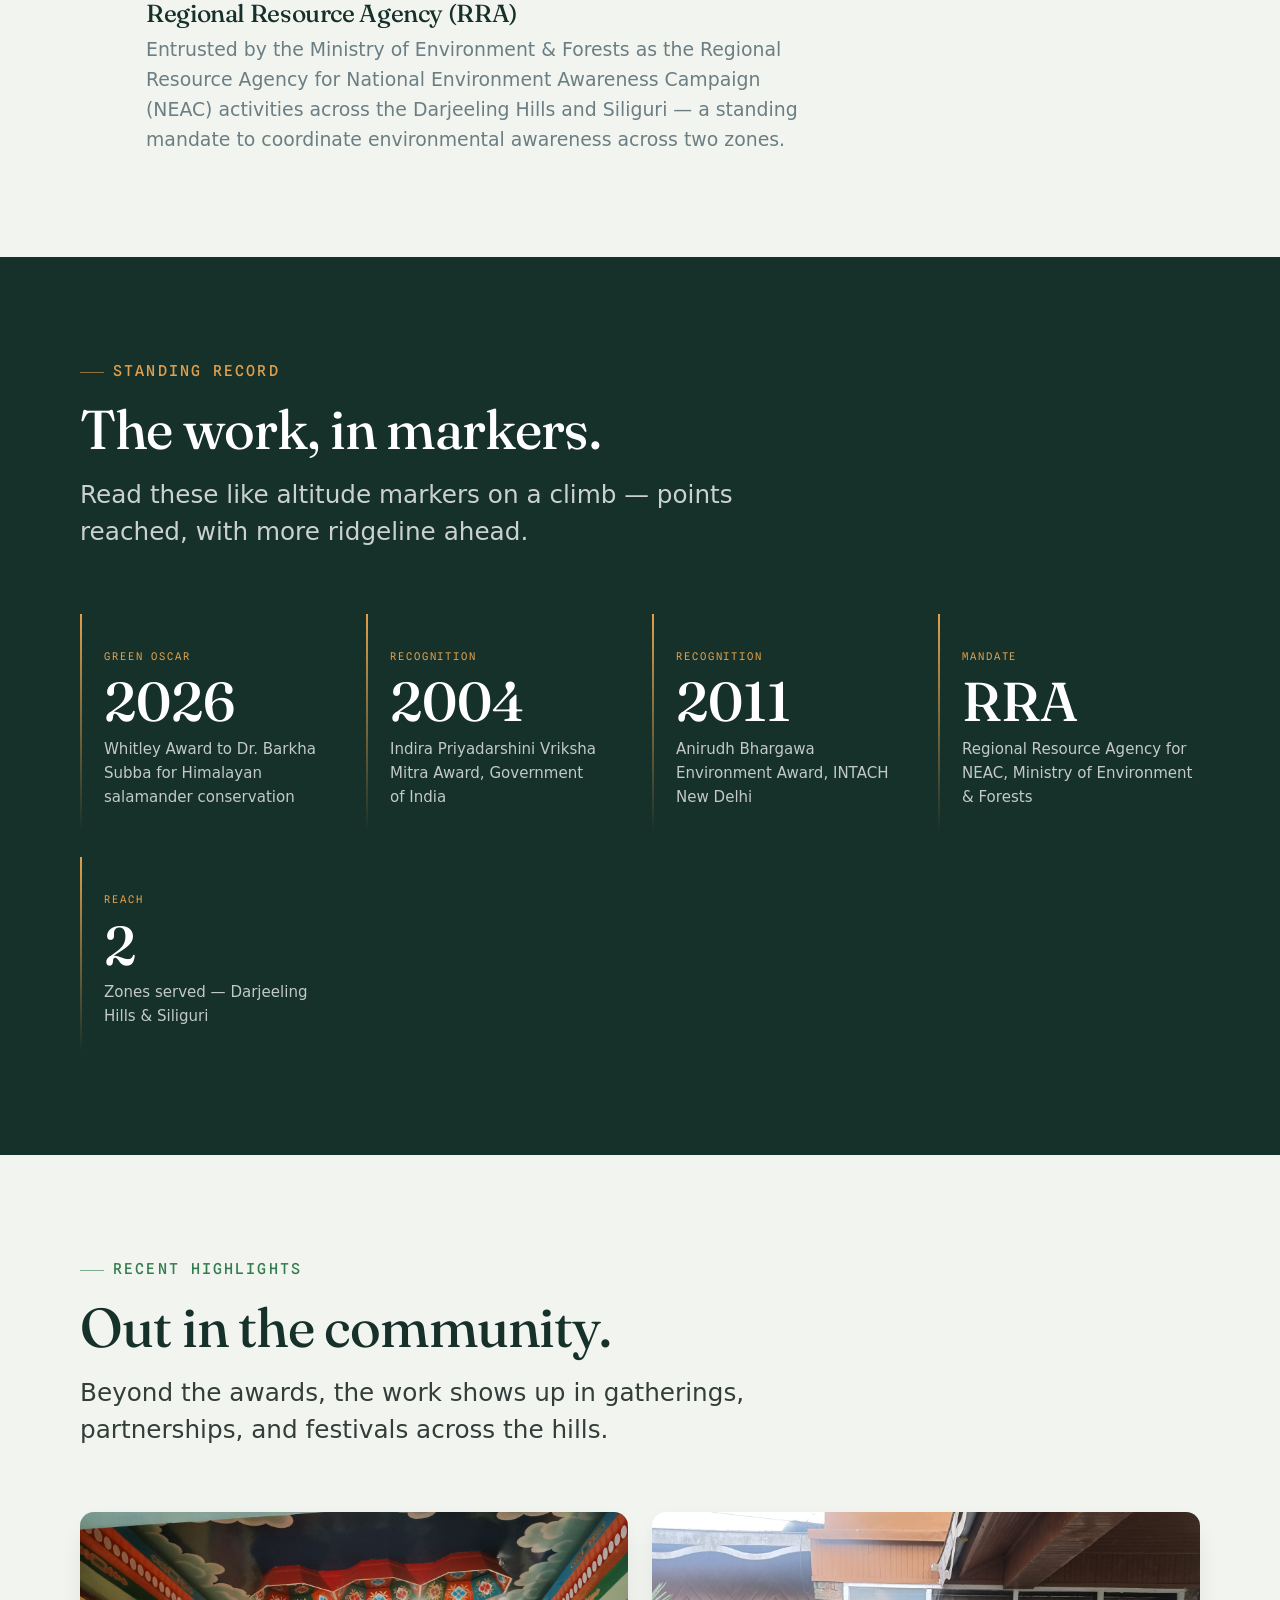
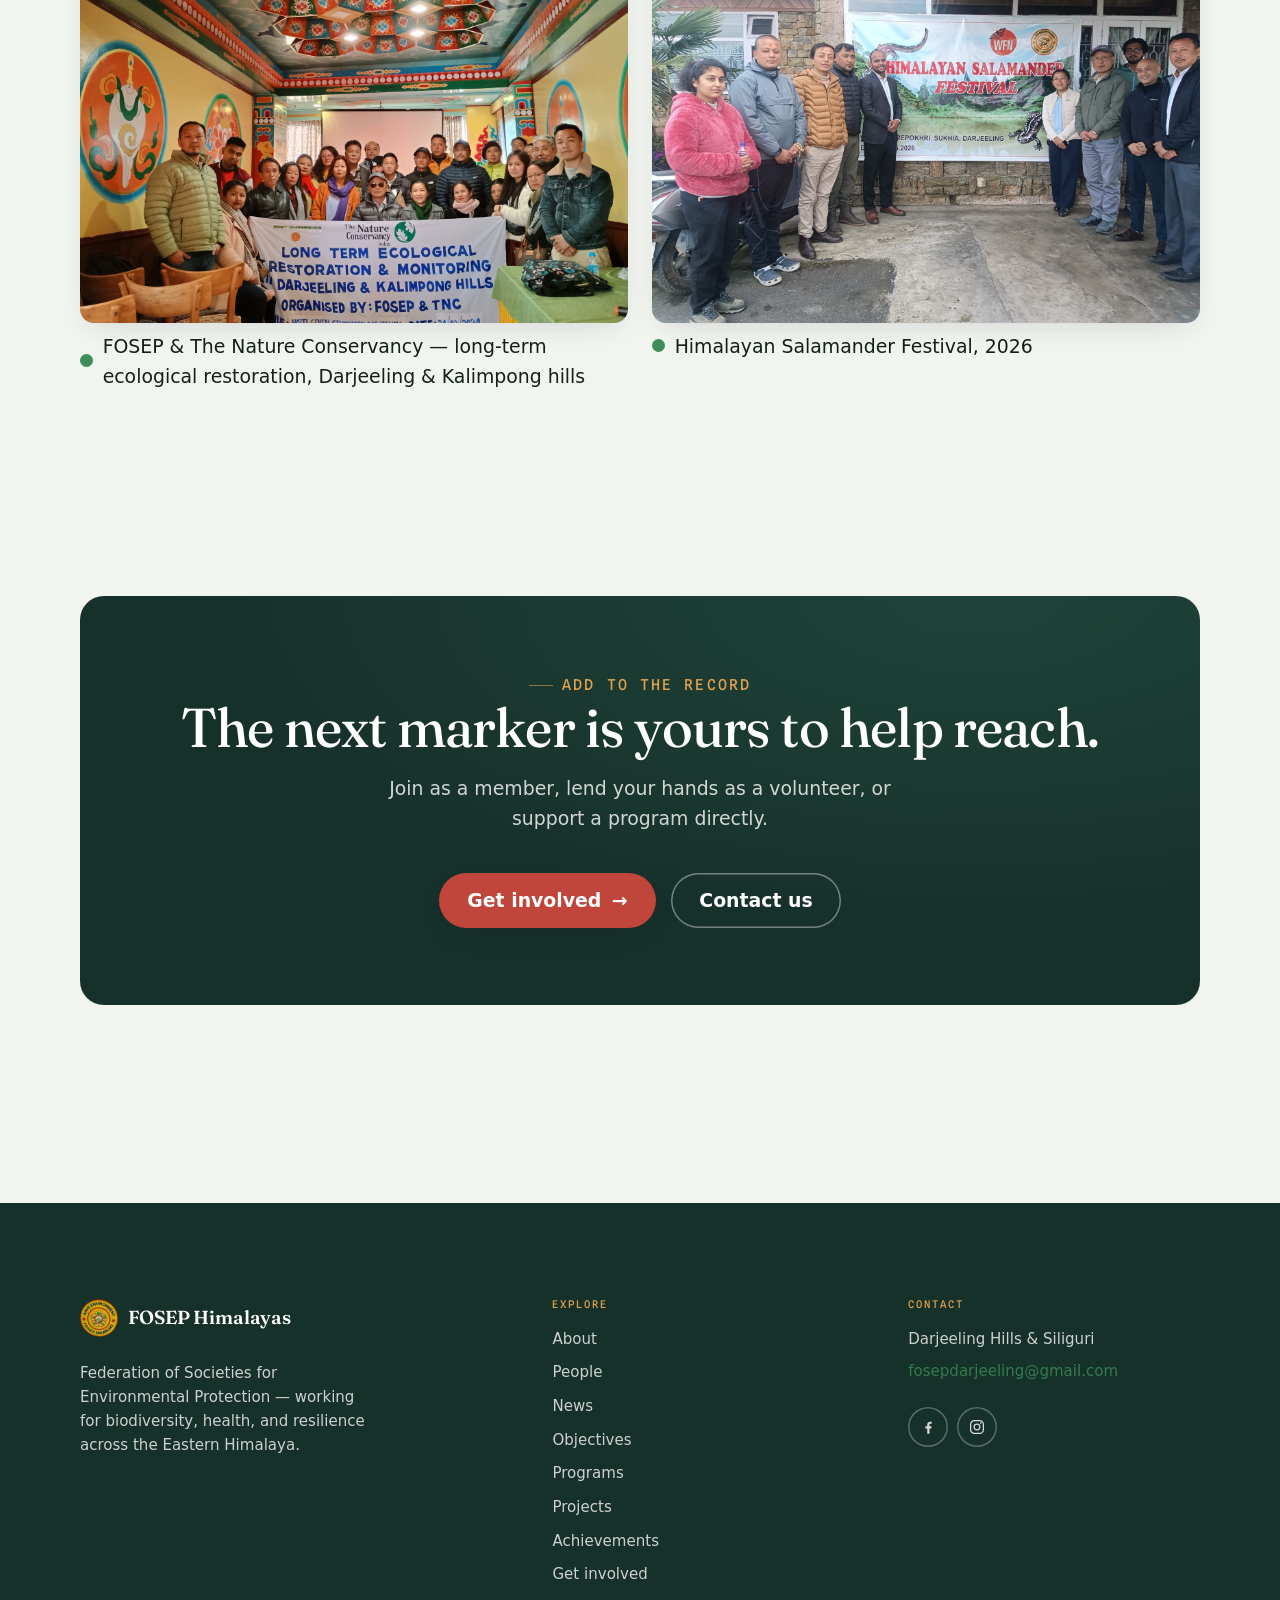
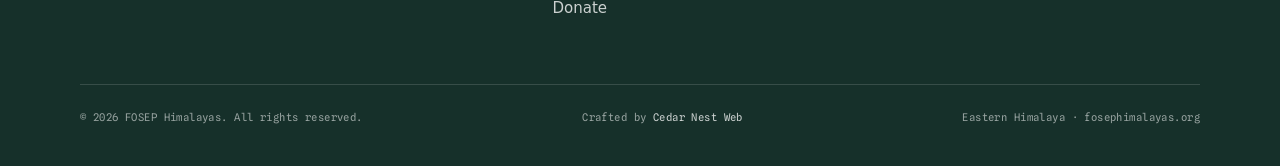
<file: pages/achievements.html>
<!doctype html>
<html lang="en">
<head>
  <meta charset="utf-8">
  <meta name="viewport" content="width=device-width, initial-scale=1">
  <title>Achievements — FOSEP Himalayas</title>
  <meta name="description" content="Awards and recognition earned by the Federation of Societies for Environmental Protection (FOSEP) — including the IPVM Award and INTACH's Environment Award.">
  <link rel="icon" href="../assets/icons/logo.png" type="image/png">
  <meta name="theme-color" content="#16302A">
  <link rel="canonical" href="https://fosephimalayas.org/pages/achievements.html">
  <meta property="og:type" content="website">
  <meta property="og:site_name" content="FOSEP Himalayas">
  <meta property="og:title" content="Achievements — FOSEP Himalayas">
  <meta property="og:description" content="Awards and recognition earned by the Federation of Societies for Environmental Protection (FOSEP) — including the IPVM Award and INTACH's Environment Award.">
  <meta property="og:url" content="https://fosephimalayas.org/pages/achievements.html">
  <meta property="og:image" content="https://fosephimalayas.org/assets/img/og-cover.jpg">
  <meta name="twitter:card" content="summary_large_image">
  <meta name="twitter:title" content="Achievements — FOSEP Himalayas">
  <meta name="twitter:description" content="Awards and recognition earned by the Federation of Societies for Environmental Protection (FOSEP) — including the IPVM Award and INTACH's Environment Award.">
  <meta name="twitter:image" content="https://fosephimalayas.org/assets/img/og-cover.jpg">
  <link rel="apple-touch-icon" href="../assets/icons/apple-touch-icon.png">
  <link rel="manifest" href="../site.webmanifest">
  <link rel="preconnect" href="https://fonts.googleapis.com">
  <link rel="preconnect" href="https://fonts.gstatic.com" crossorigin>
  <link href="https://fonts.googleapis.com/css2?family=Fraunces:ital,opsz,wght@0,9..144,400..600;1,9..144,400..500&family=Hanken+Grotesque:wght@400;500;600;700&family=Spline+Sans+Mono:wght@400;500&display=swap" rel="stylesheet">
  <link rel="stylesheet" href="../assets/css/reset.css">
  <link rel="stylesheet" href="../assets/css/tokens.css">
  <link rel="stylesheet" href="../assets/css/base.css">
  <link rel="stylesheet" href="../assets/css/components.css">
</head>
<body>
  <a class="skip-link" href="#main">Skip to content</a>

  <header class="site-header">
    <div class="container">
      <nav class="nav" aria-label="Primary">
        <a class="brand" href="../index.html" aria-label="FOSEP Himalayas home">
          <img decoding="async" class="brand__mark" src="../assets/icons/logo.png" alt="" width="34" height="34">
          <span class="brand__text">
            <span class="brand__name">FOSEP Himalayas</span>
            <span class="brand__sub">Eastern Himalaya · Est. 1989</span>
          </span>
        </a>
        <ul class="nav__menu" role="list">
          <li><a class="nav__link" href="../index.html">Home</a></li>
          <li><a class="nav__link" href="about.html">About</a></li>
          <li><a class="nav__link" href="people.html">People</a></li>
          <li><a class="nav__link" href="news.html">News</a></li>
          <li><a class="nav__link" href="objectives.html">Objectives</a></li>
          <li><a class="nav__link" href="programs.html">Programs</a></li>
          <li><a class="nav__link" href="projects.html">Projects</a></li>
          <li><a class="nav__link" aria-current="page" href="achievements.html">Achievements</a></li>
          <li><a class="nav__link" href="get-involved.html">Get involved</a></li>
          <li><a class="nav__link" href="contact.html">Contact</a></li>
        <li class="nav__mobile-cta"><a class="btn btn--primary btn--donate" href="donate.html"><svg class="heart" viewBox="0 0 24 24" width="18" height="18" fill="currentColor" aria-hidden="true"><path d="M19 14c1.49-1.46 3-3.21 3-5.5A5.5 5.5 0 0 0 16.5 3c-1.76 0-3 .5-4.5 2-1.5-1.5-2.74-2-4.5-2A5.5 5.5 0 0 0 2 8.5c0 2.3 1.5 4.05 3 5.5l7 7Z"/></svg>Donate</a></li>
        </ul>
        <div class="nav__actions">
          <a class="btn btn--primary btn--donate" href="donate.html"><svg class="heart" viewBox="0 0 24 24" width="18" height="18" fill="currentColor" aria-hidden="true"><path d="M19 14c1.49-1.46 3-3.21 3-5.5A5.5 5.5 0 0 0 16.5 3c-1.76 0-3 .5-4.5 2-1.5-1.5-2.74-2-4.5-2A5.5 5.5 0 0 0 2 8.5c0 2.3 1.5 4.05 3 5.5l7 7Z"/></svg>Donate</a>
        </div>
        <button class="nav__toggle" type="button" aria-label="Toggle menu" aria-expanded="false">
          <span></span>
        </button>
      </nav>
    </div>
  </header>

  <main id="main">
    <section class="page-hero ph-achievements">
      <div class="container page-hero__inner">
        <h1>Marks on a long climb.</h1>
        <p class="lead">Recognition is never the goal — protecting the Himalaya is. But the awards and mandates entrusted to FOSEP affirm that the work holds, year after year, on ground that does not forgive shortcuts.</p>
      </div>
    </section>

    <section class="section">
      <div class="container">
        <div class="section-head" data-reveal>
          <span class="eyebrow">Recognition</span>
          <h2>Awards &amp; designations.</h2>
          <p>A record built over two decades of conservation, health, and community work across the Darjeeling Hills and Siliguri.</p>
        </div>

        <div class="timeline">
          <div class="tl-item" data-reveal>
            <p class="tl-year">2026</p>
            <h3>Whitley Award — the “Green Oscar”</h3>
            <p>The Whitley Award is an international honour recognising grassroots conservation leaders from around the world, popularly known as the “Green Oscar.” This year it was awarded to <strong>Dr. Barkha Subba</strong> for her ongoing work on Himalayan salamander conservation and the fragile wetland habitats of the Darjeeling Hills.</p>
          </div>

          <div class="tl-item" data-reveal style="--reveal-delay:90ms">
            <p class="tl-year">2004</p>
            <h3>Indira Priyadarshini Vriksha Mitra (IPVM) Award</h3>
            <p>Conferred by the Government of India in recognition of pioneering afforestation and environmental stewardship — among the country's highest honours for tree conservation.</p>
          </div>

          <div class="tl-item" data-reveal style="--reveal-delay:180ms">
            <p class="tl-year">2011</p>
            <h3>Anirudh Bhargawa “Environment 2011 Award”</h3>
            <p>Awarded by INTACH, New Delhi, acknowledging sustained contributions to environmental protection in one of the Himalaya's most fragile landscapes.</p>
          </div>

          <div class="tl-item" data-reveal style="--reveal-delay:270ms">
            <p class="tl-year">Designation</p>
            <h3>Regional Resource Agency (RRA)</h3>
            <p>Entrusted by the Ministry of Environment &amp; Forests as the Regional Resource Agency for National Environment Awareness Campaign (NEAC) activities across the Darjeeling Hills and Siliguri — a standing mandate to coordinate environmental awareness across two zones.</p>
          </div>
        </div>
      </div>
    </section>

    <section class="section impact">
      <div class="container">
        <div class="section-head" data-reveal>
          <span class="eyebrow">Standing record</span>
          <h2>The work, in markers.</h2>
          <p class="lead">Read these like altitude markers on a climb — points reached, with more ridgeline ahead.</p>
        </div>
        <div class="stats">
          <div class="stat" data-reveal>
            <span class="stat__alt">Green Oscar</span>
            <div class="stat__num">2026</div>
            <p class="stat__label">Whitley Award to Dr. Barkha Subba for Himalayan salamander conservation</p>
          </div>
          <div class="stat" data-reveal style="--reveal-delay:60ms">
            <span class="stat__alt">Recognition</span>
            <div class="stat__num">2004</div>
            <p class="stat__label">Indira Priyadarshini Vriksha Mitra Award, Government of India</p>
          </div>
          <div class="stat" data-reveal style="--reveal-delay:80ms">
            <span class="stat__alt">Recognition</span>
            <div class="stat__num">2011</div>
            <p class="stat__label">Anirudh Bhargawa Environment Award, INTACH New Delhi</p>
          </div>
          <div class="stat" data-reveal style="--reveal-delay:160ms">
            <span class="stat__alt">Mandate</span>
            <div class="stat__num">RRA</div>
            <p class="stat__label">Regional Resource Agency for NEAC, Ministry of Environment &amp; Forests</p>
          </div>
          <div class="stat" data-reveal style="--reveal-delay:240ms">
            <span class="stat__alt">Reach</span>
            <div class="stat__num">2</div>
            <p class="stat__label">Zones served — Darjeeling Hills &amp; Siliguri</p>
          </div>
        </div>
      </div>
    </section>

    <section class="section">
      <div class="container">
        <div class="section-head" data-reveal>
          <span class="eyebrow">Recent highlights</span>
          <h2>Out in the community.</h2>
          <p class="lead measure">Beyond the awards, the work shows up in gatherings, partnerships, and festivals across the hills.</p>
        </div>
        <div class="gallery">
          <figure data-reveal><div class="figure__frame"><img decoding="async" width="1600" height="1200" src="../assets/img/campaign.jpg" alt="FOSEP and The Nature Conservancy members at a long-term ecological restoration and monitoring event in the Darjeeling and Kalimpong hills" loading="lazy"></div><figcaption>FOSEP &amp; The Nature Conservancy — long-term ecological restoration, Darjeeling &amp; Kalimpong hills</figcaption></figure>
          <figure data-reveal><div class="figure__frame"><img decoding="async" width="1600" height="1200" src="../assets/img/team-pic.jpg" alt="FOSEP members in front of a Himalayan Salamander Festival banner in Darjeeling" loading="lazy"></div><figcaption>Himalayan Salamander Festival, 2026</figcaption></figure>
        </div>
      </div>
    </section>

    <section class="section">
      <div class="container">
        <div class="cta-band" data-reveal>
          <span class="eyebrow on-dark">Add to the record</span>
          <h2>The next marker is yours to help reach.</h2>
          <p>Join as a member, lend your hands as a volunteer, or support a program directly.</p>
          <div class="hero__actions">
            <a class="btn btn--primary" href="get-involved.html">Get involved <span class="arrow" aria-hidden="true">→</span></a>
            <a class="btn btn--on-dark" href="contact.html">Contact us</a>
          </div>
        </div>
      </div>
    </section>
  </main>

  <footer class="site-footer">
    <div class="container">
      <div class="footer__grid">
        <div>
          <a class="brand" href="../index.html" aria-label="FOSEP Himalayas home">
            <img decoding="async" class="brand__mark" src="../assets/icons/logo.png" alt="" width="34" height="34">
            <span class="brand__text"><span class="brand__name">FOSEP Himalayas</span></span>
          </a>
          <p class="footer__about">Federation of Societies for Environmental Protection — working for biodiversity, health, and resilience across the Eastern Himalaya.</p>
        </div>
        <div>
          <h4>Explore</h4>
          <div class="footer__links">
            <a href="about.html">About</a>
            <a href="people.html">People</a>
            <a href="news.html">News</a>
            <a href="objectives.html">Objectives</a>
            <a href="programs.html">Programs</a>
            <a href="projects.html">Projects</a>
            <a href="achievements.html">Achievements</a>
            <a href="get-involved.html">Get involved</a>
            <a href="donate.html">Donate</a>
          </div>
        </div>
        <div>
          <h4>Contact</h4>
          <div class="footer__contact">
            <span>Darjeeling Hills &amp; Siliguri</span>
            <a href="mailto:fosepdarjeeling@gmail.com">fosepdarjeeling@gmail.com</a>
          </div>
            <div class="socials socials--footer"><a class="social" href="https://www.facebook.com/share/1D65cW1Aer/" target="_blank" rel="noopener" aria-label="FOSEP Himalayas on Facebook"><svg viewBox="0 0 24 24" fill="currentColor" aria-hidden="true"><path d="M14 21v-7h2.4l.4-2.9H14V9.2c0-.85.24-1.43 1.46-1.43H17V5.16c-.27-.04-1.2-.11-2.28-.11-2.26 0-3.8 1.38-3.8 3.9v2.18H8.5V14H11v7z"/></svg></a><a class="social" href="https://www.instagram.com/salamander_ark_himalaya?igsh=MWNrcDMzOWppZ3k4Yg==" target="_blank" rel="noopener" aria-label="FOSEP Himalayas on Instagram"><svg viewBox="0 0 24 24" fill="none" stroke="currentColor" stroke-width="1.7" aria-hidden="true"><rect x="3.5" y="3.5" width="17" height="17" rx="5"/><circle cx="12" cy="12" r="3.8"/><circle cx="17.2" cy="6.8" r="1.1" fill="currentColor" stroke="none"/></svg></a></div>
        </div>
      </div>
      <div class="footer__bottom">
        <span>© <span data-year>2026</span> FOSEP Himalayas. All rights reserved.</span>
        <span>Crafted by <a href="https://cedarnestweb.vercel.app/" target="_blank" rel="noopener">Cedar Nest Web</a></span>
        <span>Eastern Himalaya · fosephimalayas.org</span>
      </div>
    </div>
  </footer>

  <script src="../assets/js/main.js" defer></script>
</body>
</html>
</file>
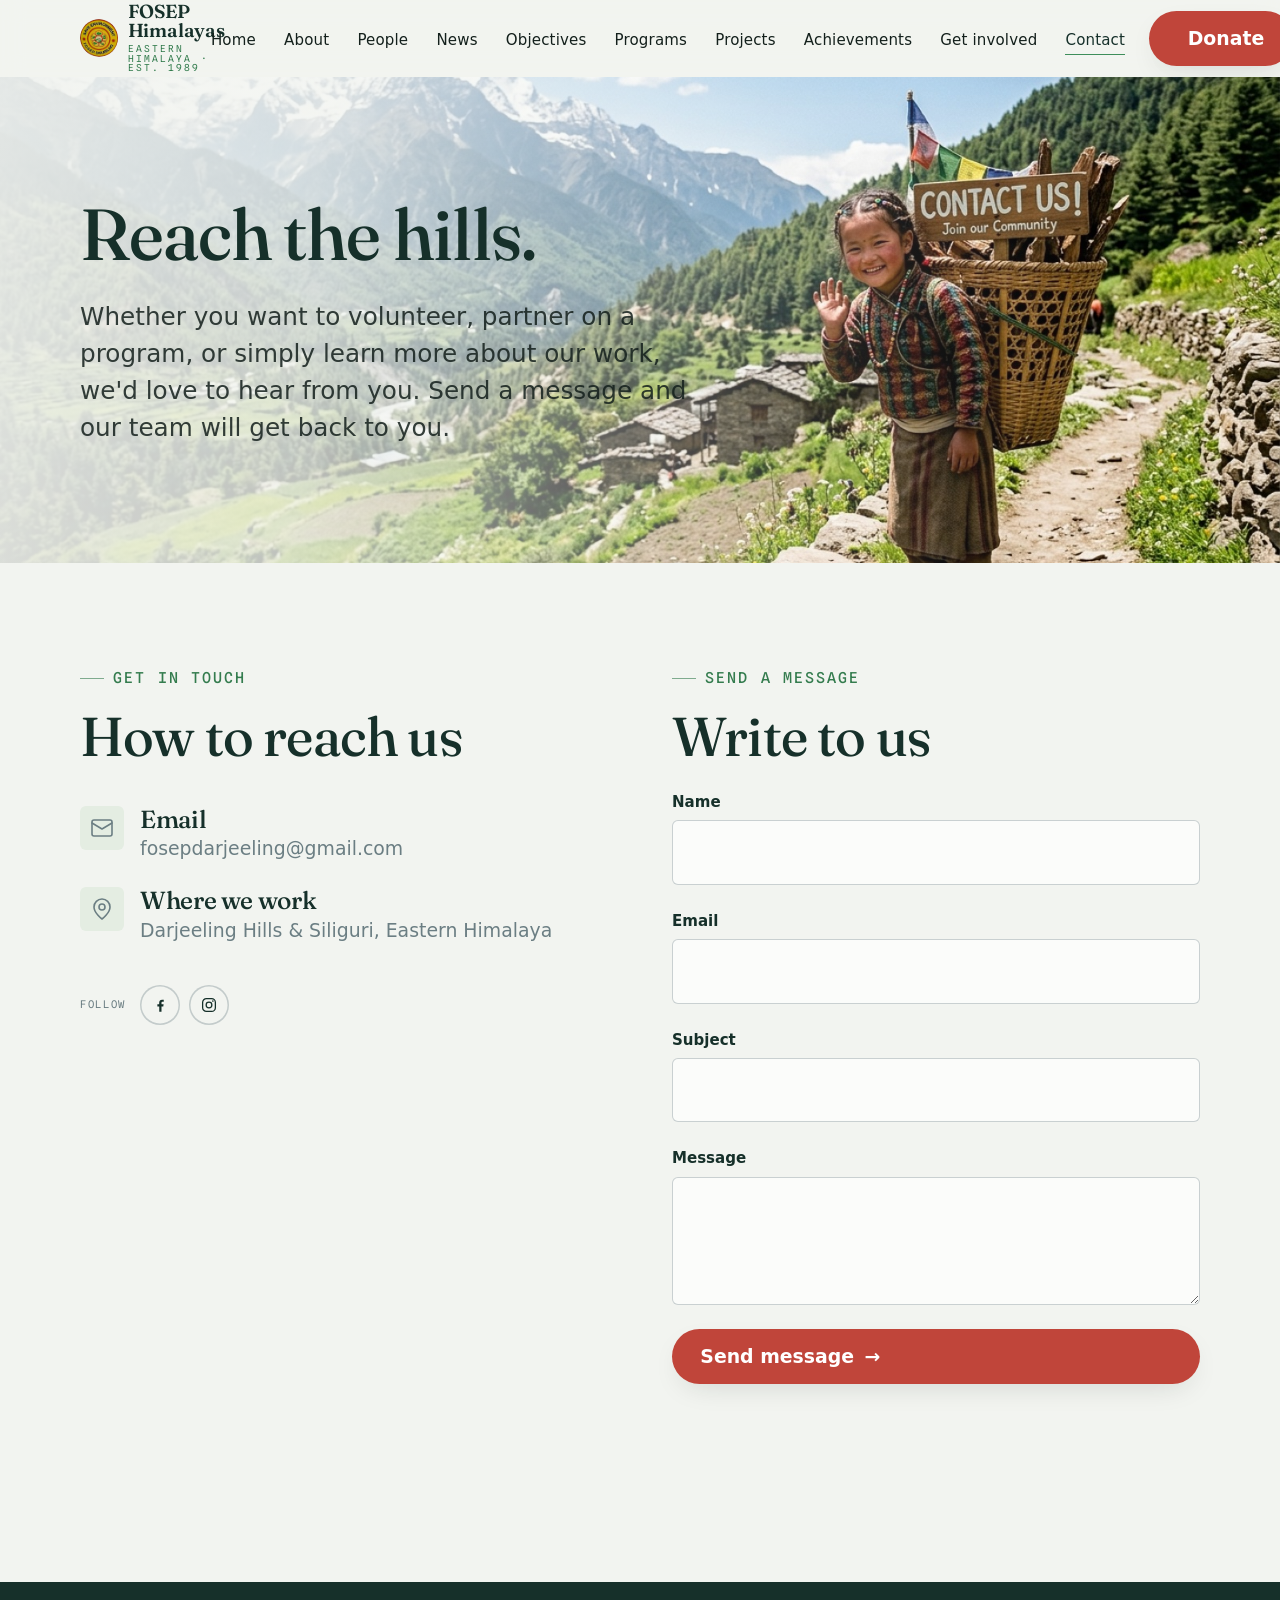
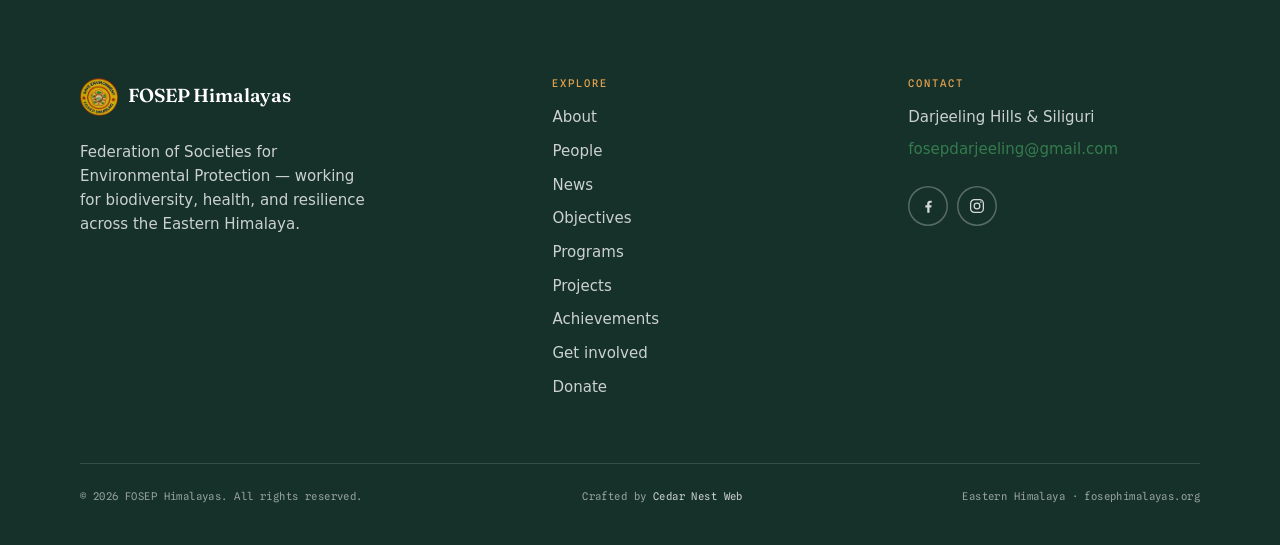
<file: pages/contact.html>
<!doctype html>
<html lang="en">
<head>
  <meta charset="utf-8">
  <meta name="viewport" content="width=device-width, initial-scale=1">
  <title>Contact — FOSEP Himalayas</title>
  <meta name="description" content="Get in touch with the Federation of Societies for Environmental Protection (FOSEP) — email us and reach our work across the Darjeeling Hills and Siliguri.">
  <link rel="icon" href="../assets/icons/logo.png" type="image/png">
  <meta name="theme-color" content="#16302A">
  <link rel="canonical" href="https://fosephimalayas.org/pages/contact.html">
  <meta property="og:type" content="website">
  <meta property="og:site_name" content="FOSEP Himalayas">
  <meta property="og:title" content="Contact — FOSEP Himalayas">
  <meta property="og:description" content="Get in touch with the Federation of Societies for Environmental Protection (FOSEP) — email us and reach our work across the Darjeeling Hills and Siliguri.">
  <meta property="og:url" content="https://fosephimalayas.org/pages/contact.html">
  <meta property="og:image" content="https://fosephimalayas.org/assets/img/og-cover.jpg">
  <meta name="twitter:card" content="summary_large_image">
  <meta name="twitter:title" content="Contact — FOSEP Himalayas">
  <meta name="twitter:description" content="Get in touch with the Federation of Societies for Environmental Protection (FOSEP) — email us and reach our work across the Darjeeling Hills and Siliguri.">
  <meta name="twitter:image" content="https://fosephimalayas.org/assets/img/og-cover.jpg">
  <link rel="apple-touch-icon" href="../assets/icons/apple-touch-icon.png">
  <link rel="manifest" href="../site.webmanifest">
  <link rel="preconnect" href="https://fonts.googleapis.com">
  <link rel="preconnect" href="https://fonts.gstatic.com" crossorigin>
  <link href="https://fonts.googleapis.com/css2?family=Fraunces:ital,opsz,wght@0,9..144,400..600;1,9..144,400..500&family=Hanken+Grotesque:wght@400;500;600;700&family=Spline+Sans+Mono:wght@400;500&display=swap" rel="stylesheet">
  <link rel="stylesheet" href="../assets/css/reset.css">
  <link rel="stylesheet" href="../assets/css/tokens.css">
  <link rel="stylesheet" href="../assets/css/base.css">
  <link rel="stylesheet" href="../assets/css/components.css">
</head>
<body>
  <a class="skip-link" href="#main">Skip to content</a>

  <header class="site-header">
    <div class="container">
      <nav class="nav" aria-label="Primary">
        <a class="brand" href="../index.html" aria-label="FOSEP Himalayas home">
          <img decoding="async" class="brand__mark" src="../assets/icons/logo.png" alt="" width="34" height="34">
          <span class="brand__text">
            <span class="brand__name">FOSEP Himalayas</span>
            <span class="brand__sub">Eastern Himalaya · Est. 1989</span>
          </span>
        </a>
        <ul class="nav__menu" role="list">
          <li><a class="nav__link" href="../index.html">Home</a></li>
          <li><a class="nav__link" href="about.html">About</a></li>
          <li><a class="nav__link" href="people.html">People</a></li>
          <li><a class="nav__link" href="news.html">News</a></li>
          <li><a class="nav__link" href="objectives.html">Objectives</a></li>
          <li><a class="nav__link" href="programs.html">Programs</a></li>
          <li><a class="nav__link" href="projects.html">Projects</a></li>
          <li><a class="nav__link" href="achievements.html">Achievements</a></li>
          <li><a class="nav__link" href="get-involved.html">Get involved</a></li>
          <li><a class="nav__link" aria-current="page" href="contact.html">Contact</a></li>
        <li class="nav__mobile-cta"><a class="btn btn--primary btn--donate" href="donate.html"><svg class="heart" viewBox="0 0 24 24" width="18" height="18" fill="currentColor" aria-hidden="true"><path d="M19 14c1.49-1.46 3-3.21 3-5.5A5.5 5.5 0 0 0 16.5 3c-1.76 0-3 .5-4.5 2-1.5-1.5-2.74-2-4.5-2A5.5 5.5 0 0 0 2 8.5c0 2.3 1.5 4.05 3 5.5l7 7Z"/></svg>Donate</a></li>
        </ul>
        <div class="nav__actions">
          <a class="btn btn--primary btn--donate" href="donate.html"><svg class="heart" viewBox="0 0 24 24" width="18" height="18" fill="currentColor" aria-hidden="true"><path d="M19 14c1.49-1.46 3-3.21 3-5.5A5.5 5.5 0 0 0 16.5 3c-1.76 0-3 .5-4.5 2-1.5-1.5-2.74-2-4.5-2A5.5 5.5 0 0 0 2 8.5c0 2.3 1.5 4.05 3 5.5l7 7Z"/></svg>Donate</a>
        </div>
        <button class="nav__toggle" type="button" aria-label="Toggle menu" aria-expanded="false">
          <span></span>
        </button>
      </nav>
    </div>
  </header>

  <main id="main">
    <section class="page-hero ph-contact">
      <div class="container page-hero__inner">
        <h1>Reach the hills.</h1>
        <p class="lead">Whether you want to volunteer, partner on a program, or simply learn more about our work, we'd love to hear from you. Send a message and our team will get back to you.</p>
      </div>
    </section>

    <section class="section">
      <div class="container">
        <div class="contact-grid">
          <div data-reveal>
            <span class="eyebrow">Get in touch</span>
            <h2 style="margin-top:var(--space-sm)">How to reach us</h2>
            <div class="info-list">
              <div class="info-item">
                <span class="card__icon" aria-hidden="true">
                  <svg viewBox="0 0 24 24" fill="none" stroke="currentColor" stroke-width="1.6" stroke-linecap="round" stroke-linejoin="round"><rect x="2" y="4" width="20" height="16" rx="2"/><path d="m2 7 10 6 10-6"/></svg>
                </span>
                <div>
                  <h4>Email</h4>
                  <a href="mailto:fosepdarjeeling@gmail.com">fosepdarjeeling@gmail.com</a>
                </div>
              </div>
              <div class="info-item">
                <span class="card__icon" aria-hidden="true">
                  <svg viewBox="0 0 24 24" fill="none" stroke="currentColor" stroke-width="1.6" stroke-linecap="round" stroke-linejoin="round"><path d="M20 10c0 6-8 12-8 12s-8-6-8-12a8 8 0 0 1 16 0Z"/><circle cx="12" cy="10" r="3"/></svg>
                </span>
                <div>
                  <h4>Where we work</h4>
                  <span>Darjeeling Hills &amp; Siliguri, Eastern Himalaya</span>
                </div>
              </div>
            </div>
            <div class="socials socials--contact" style="margin-top:var(--space-lg)">
              <span class="socials__label">Follow</span>
              <a class="social" href="https://www.facebook.com/share/1D65cW1Aer/" target="_blank" rel="noopener" aria-label="FOSEP Himalayas on Facebook"><svg viewBox="0 0 24 24" fill="currentColor" aria-hidden="true"><path d="M14 21v-7h2.4l.4-2.9H14V9.2c0-.85.24-1.43 1.46-1.43H17V5.16c-.27-.04-1.2-.11-2.28-.11-2.26 0-3.8 1.38-3.8 3.9v2.18H8.5V14H11v7z"/></svg></a>
              <a class="social" href="https://www.instagram.com/salamander_ark_himalaya?igsh=MWNrcDMzOWppZ3k4Yg==" target="_blank" rel="noopener" aria-label="FOSEP Himalayas on Instagram"><svg viewBox="0 0 24 24" fill="none" stroke="currentColor" stroke-width="1.7" aria-hidden="true"><rect x="3.5" y="3.5" width="17" height="17" rx="5"/><circle cx="12" cy="12" r="3.8"/><circle cx="17.2" cy="6.8" r="1.1" fill="currentColor" stroke="none"/></svg></a>
            </div>
          </div>

          <div data-reveal style="--reveal-delay:120ms">
            <span class="eyebrow">Send a message</span>
            <h2 style="margin-top:var(--space-sm); margin-bottom:var(--space-md)">Write to us</h2>
            <form class="form" action="https://formsubmit.co/fosepdarjeeling@gmail.com" method="POST">
              <!-- FormSubmit settings -->
              <input type="hidden" name="_subject" value="New message from the FOSEP Himalayas website">
              <input type="hidden" name="_template" value="table">
              <input type="hidden" name="_captcha" value="true">
              <!-- honeypot: bots fill this, humans don't -->
              <input type="text" name="_honey" tabindex="-1" autocomplete="off" aria-hidden="true" style="display:none">
              <div class="field">
                <label for="name">Name</label>
                <input type="text" id="name" name="name" autocomplete="name" required>
              </div>
              <div class="field">
                <label for="email">Email</label>
                <input type="email" id="email" name="email" autocomplete="email" required>
              </div>
              <div class="field">
                <label for="subject">Subject</label>
                <input type="text" id="subject" name="subject" required>
              </div>
              <div class="field">
                <label for="message">Message</label>
                <textarea id="message" name="message" required></textarea>
              </div>
              <button type="submit" class="btn btn--primary">Send message <span class="arrow" aria-hidden="true">→</span></button>
            </form>
          </div>
        </div>
      </div>
    </section>
  </main>

  <footer class="site-footer">
    <div class="container">
      <div class="footer__grid">
        <div>
          <a class="brand" href="../index.html" aria-label="FOSEP Himalayas home">
            <img decoding="async" class="brand__mark" src="../assets/icons/logo.png" alt="" width="34" height="34">
            <span class="brand__text"><span class="brand__name">FOSEP Himalayas</span></span>
          </a>
          <p class="footer__about">Federation of Societies for Environmental Protection — working for biodiversity, health, and resilience across the Eastern Himalaya.</p>
        </div>
        <div>
          <h4>Explore</h4>
          <div class="footer__links">
            <a href="about.html">About</a>
            <a href="people.html">People</a>
            <a href="news.html">News</a>
            <a href="objectives.html">Objectives</a>
            <a href="programs.html">Programs</a>
            <a href="projects.html">Projects</a>
            <a href="achievements.html">Achievements</a>
            <a href="get-involved.html">Get involved</a>
            <a href="donate.html">Donate</a>
          </div>
        </div>
        <div>
          <h4>Contact</h4>
          <div class="footer__contact">
            <span>Darjeeling Hills &amp; Siliguri</span>
            <a href="mailto:fosepdarjeeling@gmail.com">fosepdarjeeling@gmail.com</a>
          </div>
            <div class="socials socials--footer"><a class="social" href="https://www.facebook.com/share/1D65cW1Aer/" target="_blank" rel="noopener" aria-label="FOSEP Himalayas on Facebook"><svg viewBox="0 0 24 24" fill="currentColor" aria-hidden="true"><path d="M14 21v-7h2.4l.4-2.9H14V9.2c0-.85.24-1.43 1.46-1.43H17V5.16c-.27-.04-1.2-.11-2.28-.11-2.26 0-3.8 1.38-3.8 3.9v2.18H8.5V14H11v7z"/></svg></a><a class="social" href="https://www.instagram.com/salamander_ark_himalaya?igsh=MWNrcDMzOWppZ3k4Yg==" target="_blank" rel="noopener" aria-label="FOSEP Himalayas on Instagram"><svg viewBox="0 0 24 24" fill="none" stroke="currentColor" stroke-width="1.7" aria-hidden="true"><rect x="3.5" y="3.5" width="17" height="17" rx="5"/><circle cx="12" cy="12" r="3.8"/><circle cx="17.2" cy="6.8" r="1.1" fill="currentColor" stroke="none"/></svg></a></div>
        </div>
      </div>
      <div class="footer__bottom">
        <span>© <span data-year>2026</span> FOSEP Himalayas. All rights reserved.</span>
        <span>Crafted by <a href="https://cedarnestweb.vercel.app/" target="_blank" rel="noopener">Cedar Nest Web</a></span>
        <span>Eastern Himalaya · fosephimalayas.org</span>
      </div>
    </div>
  </footer>

  <script src="../assets/js/main.js" defer></script>
</body>
</html>
</file>
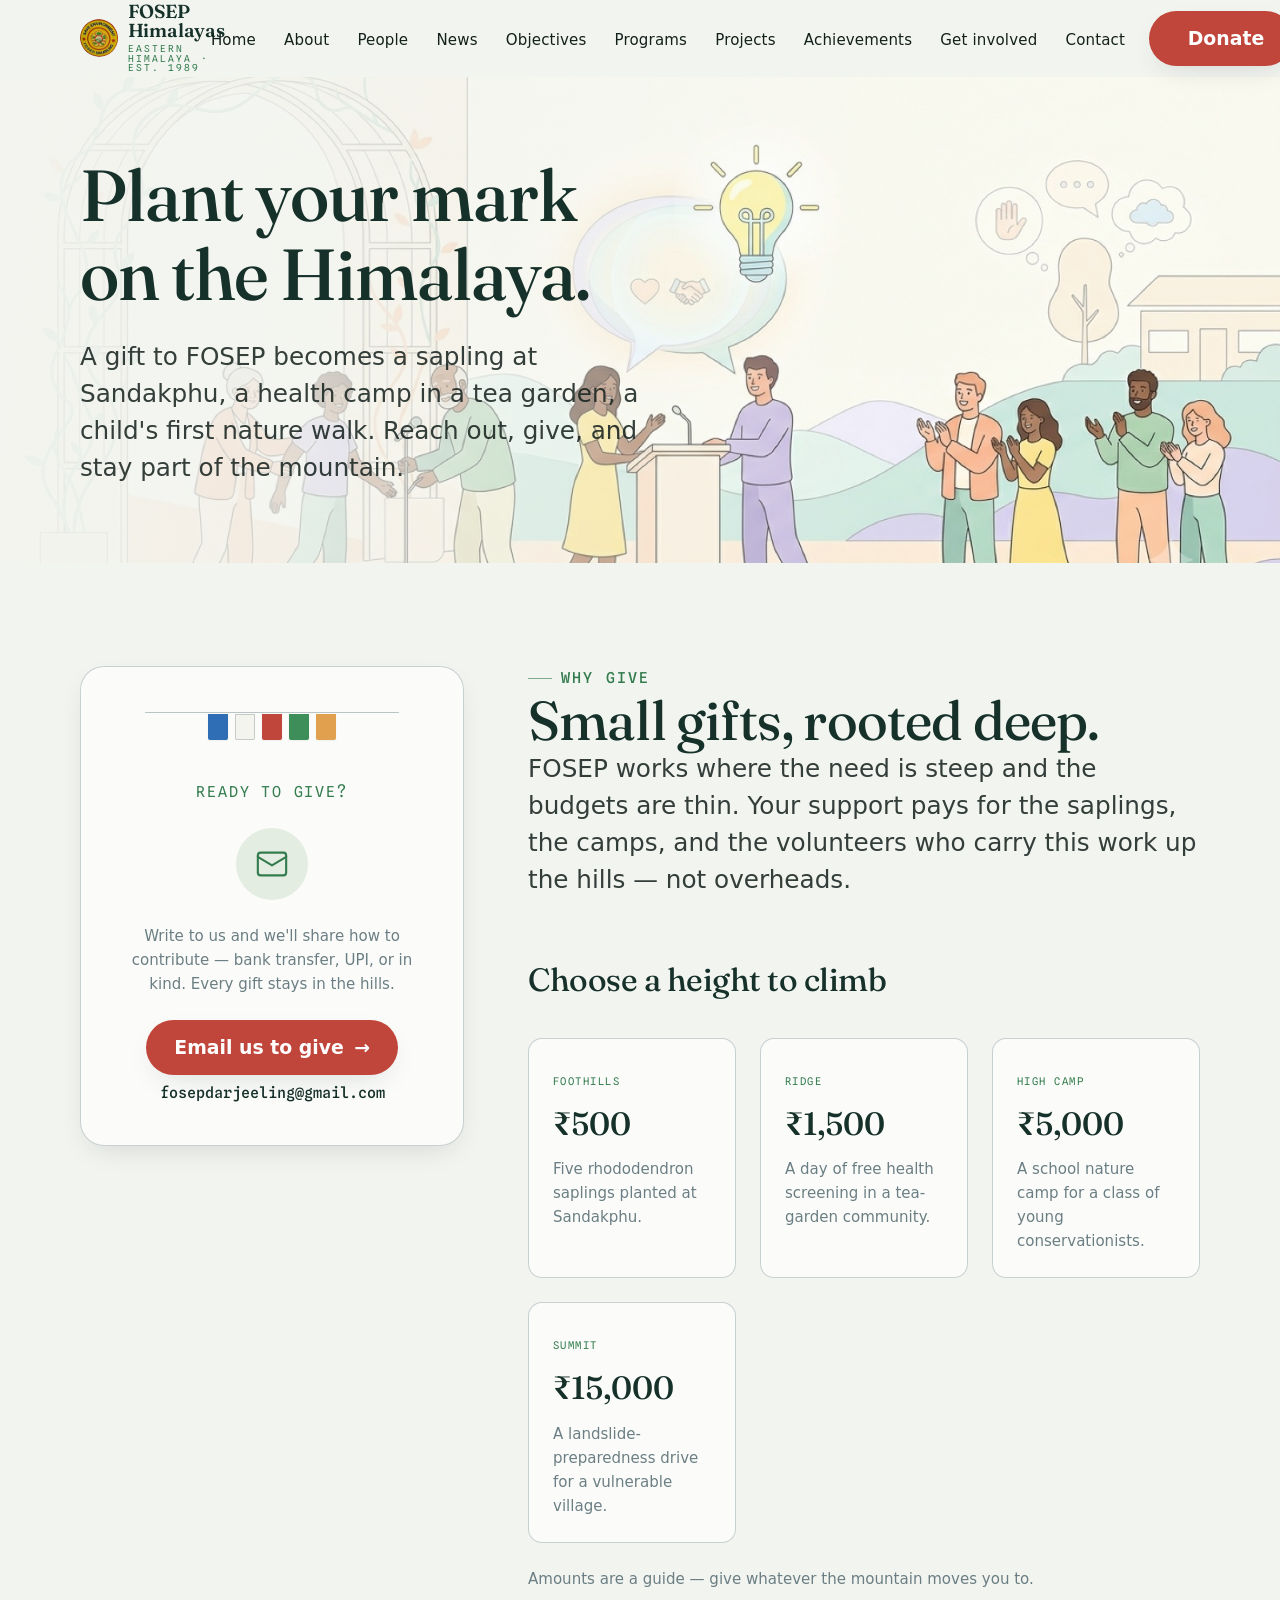
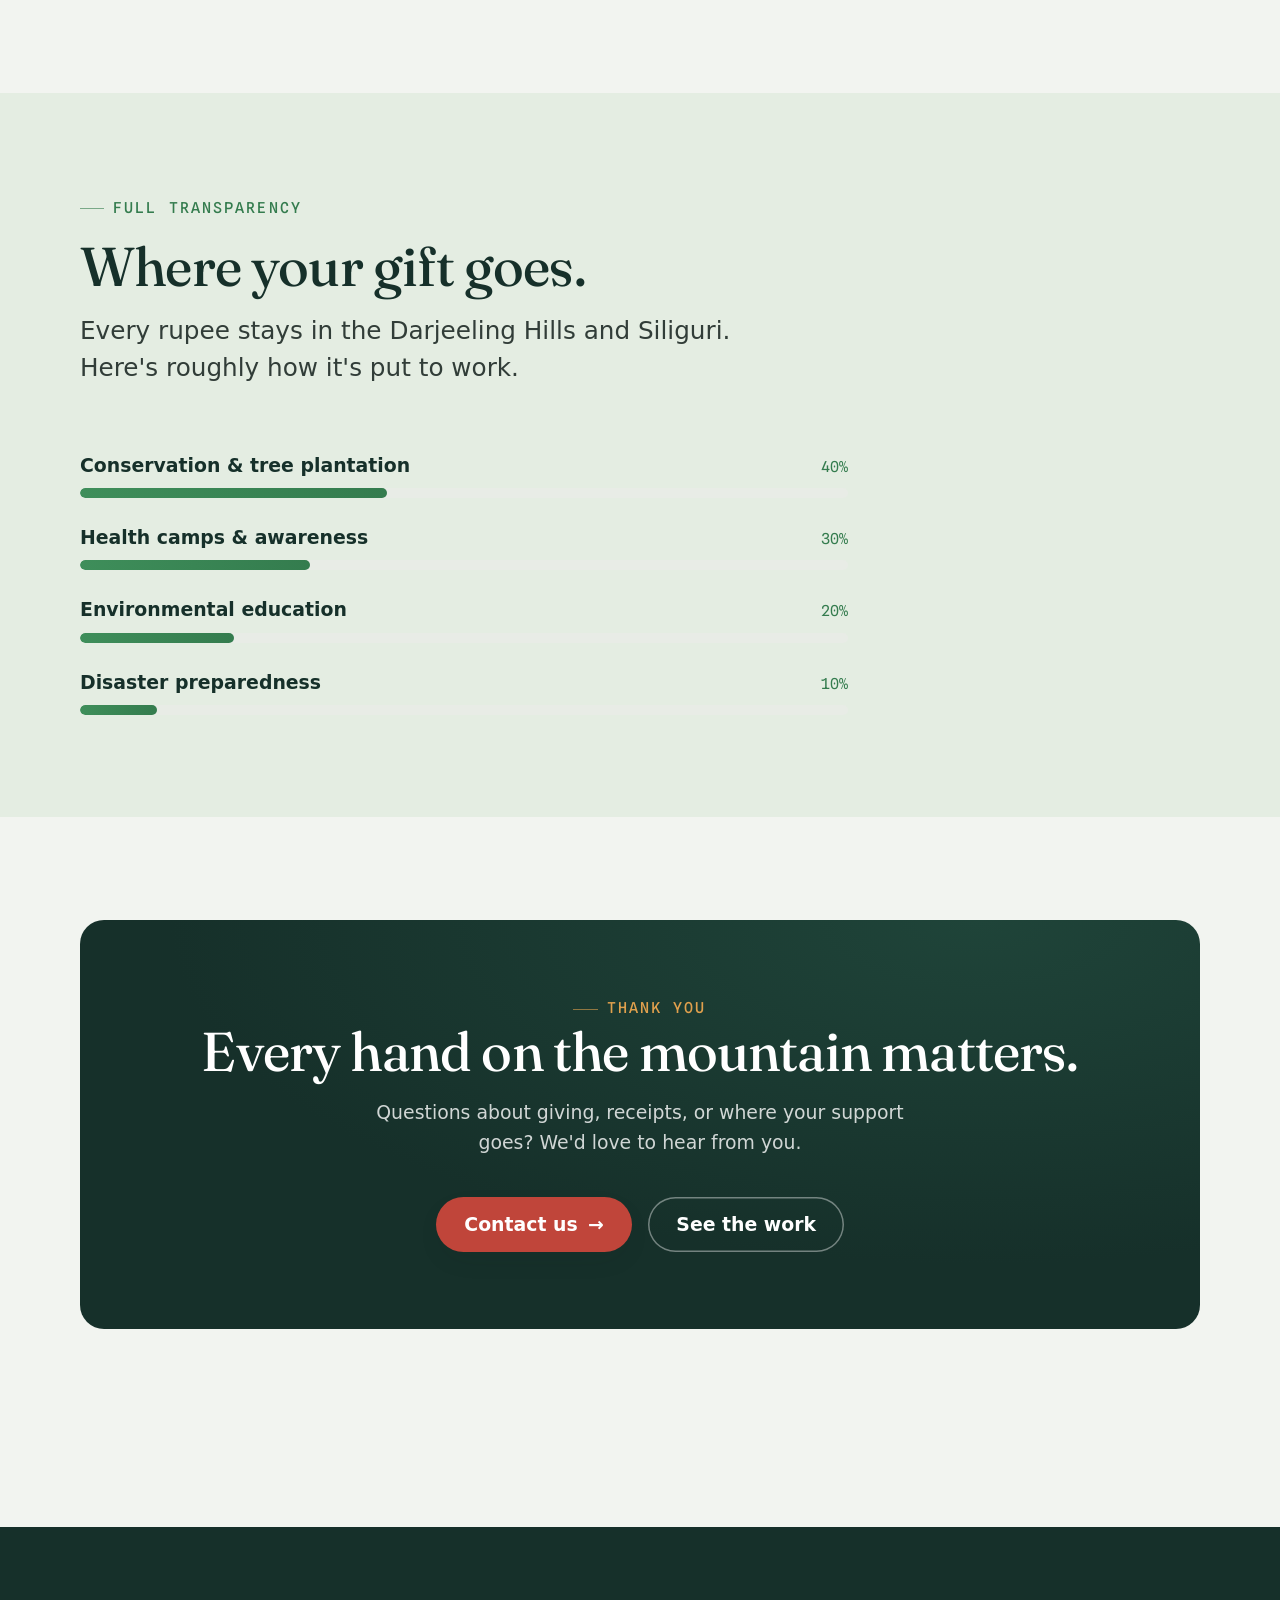
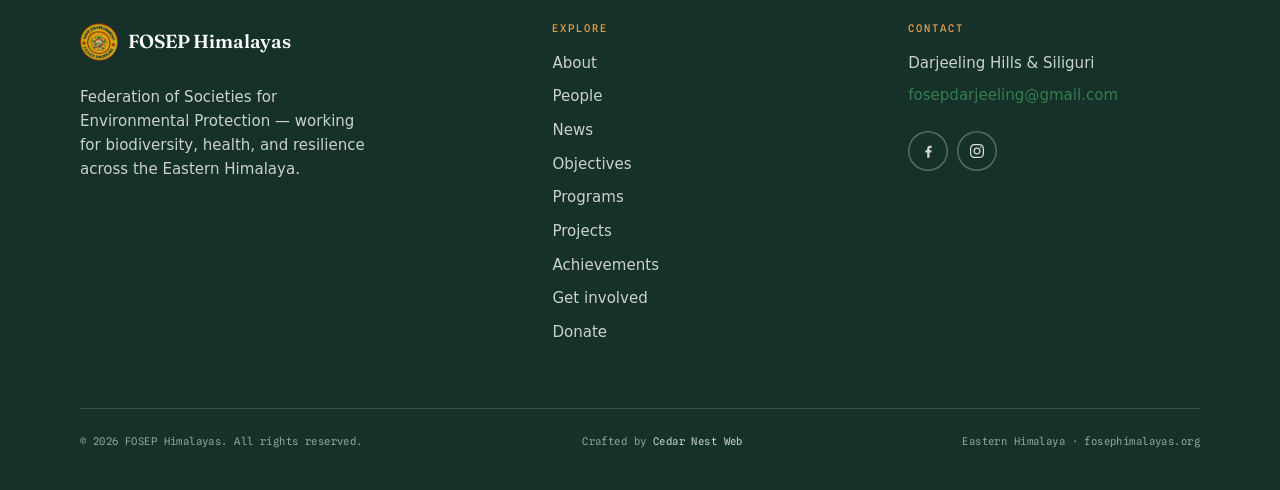
<file: pages/donate.html>
<!doctype html>
<html lang="en">
<head>
  <meta charset="utf-8">
  <meta name="viewport" content="width=device-width, initial-scale=1">
  <title>Donate — FOSEP Himalayas</title>
  <meta name="description" content="Support FOSEP's work across the Eastern Himalaya. Email us to give, or choose a giving tier — every rupee stays in the hills.">
  <link rel="icon" href="../assets/icons/logo.png" type="image/png">
  <meta name="theme-color" content="#16302A">
  <link rel="canonical" href="https://fosephimalayas.org/pages/donate.html">
  <meta property="og:type" content="website">
  <meta property="og:site_name" content="FOSEP Himalayas">
  <meta property="og:title" content="Donate — FOSEP Himalayas">
  <meta property="og:description" content="Support FOSEP's work across the Eastern Himalaya. Email us to give, or choose a giving tier — every rupee stays in the hills.">
  <meta property="og:url" content="https://fosephimalayas.org/pages/donate.html">
  <meta property="og:image" content="https://fosephimalayas.org/assets/img/og-cover.jpg">
  <meta name="twitter:card" content="summary_large_image">
  <meta name="twitter:title" content="Donate — FOSEP Himalayas">
  <meta name="twitter:description" content="Support FOSEP's work across the Eastern Himalaya. Email us to give, or choose a giving tier — every rupee stays in the hills.">
  <meta name="twitter:image" content="https://fosephimalayas.org/assets/img/og-cover.jpg">
  <link rel="apple-touch-icon" href="../assets/icons/apple-touch-icon.png">
  <link rel="manifest" href="../site.webmanifest">
  <link rel="preconnect" href="https://fonts.googleapis.com">
  <link rel="preconnect" href="https://fonts.gstatic.com" crossorigin>
  <link href="https://fonts.googleapis.com/css2?family=Fraunces:ital,opsz,wght@0,9..144,400..600;1,9..144,400..500&family=Hanken+Grotesque:wght@400;500;600;700&family=Spline+Sans+Mono:wght@400;500&display=swap" rel="stylesheet">
  <link rel="stylesheet" href="../assets/css/reset.css">
  <link rel="stylesheet" href="../assets/css/tokens.css">
  <link rel="stylesheet" href="../assets/css/base.css">
  <link rel="stylesheet" href="../assets/css/components.css">
</head>
<body>
  <a class="skip-link" href="#main">Skip to content</a>

  <header class="site-header">
    <div class="container">
      <nav class="nav" aria-label="Primary">
        <a class="brand" href="../index.html" aria-label="FOSEP Himalayas home">
          <img decoding="async" class="brand__mark" src="../assets/icons/logo.png" alt="" width="34" height="34">
          <span class="brand__text">
            <span class="brand__name">FOSEP Himalayas</span>
            <span class="brand__sub">Eastern Himalaya · Est. 1989</span>
          </span>
        </a>
        <ul class="nav__menu" role="list">
          <li><a class="nav__link" href="../index.html">Home</a></li>
          <li><a class="nav__link" href="about.html">About</a></li>
          <li><a class="nav__link" href="people.html">People</a></li>
          <li><a class="nav__link" href="news.html">News</a></li>
          <li><a class="nav__link" href="objectives.html">Objectives</a></li>
          <li><a class="nav__link" href="programs.html">Programs</a></li>
          <li><a class="nav__link" href="projects.html">Projects</a></li>
          <li><a class="nav__link" href="achievements.html">Achievements</a></li>
          <li><a class="nav__link" href="get-involved.html">Get involved</a></li>
          <li><a class="nav__link" href="contact.html">Contact</a></li>
        <li class="nav__mobile-cta"><a class="btn btn--primary btn--donate" href="donate.html"><svg class="heart" viewBox="0 0 24 24" width="18" height="18" fill="currentColor" aria-hidden="true"><path d="M19 14c1.49-1.46 3-3.21 3-5.5A5.5 5.5 0 0 0 16.5 3c-1.76 0-3 .5-4.5 2-1.5-1.5-2.74-2-4.5-2A5.5 5.5 0 0 0 2 8.5c0 2.3 1.5 4.05 3 5.5l7 7Z"/></svg>Donate</a></li>
        </ul>
        <div class="nav__actions">
          <a class="btn btn--primary btn--donate" aria-current="page" href="donate.html"><svg class="heart" viewBox="0 0 24 24" width="18" height="18" fill="currentColor" aria-hidden="true"><path d="M19 14c1.49-1.46 3-3.21 3-5.5A5.5 5.5 0 0 0 16.5 3c-1.76 0-3 .5-4.5 2-1.5-1.5-2.74-2-4.5-2A5.5 5.5 0 0 0 2 8.5c0 2.3 1.5 4.05 3 5.5l7 7Z"/></svg>Donate</a>
        </div>
        <button class="nav__toggle" type="button" aria-label="Toggle menu" aria-expanded="false">
          <span></span>
        </button>
      </nav>
    </div>
  </header>

  <main id="main">
    <section class="page-hero ph-donate">
      <div class="container page-hero__inner">
        <h1>Plant your mark on the Himalaya.</h1>
        <p class="lead">A gift to FOSEP becomes a sapling at Sandakphu, a health camp in a tea garden, a child's first nature walk. Reach out, give, and stay part of the mountain.</p>
      </div>
    </section>

    <section class="section">
      <div class="container">
        <div class="donate-layout">

          <!-- Give by email -->
          <div class="qr-card" data-reveal>
            <div class="prayer-flags" aria-hidden="true">
              <span></span><span></span><span></span><span></span><span></span>
            </div>
            <p class="qr-card__label">Ready to give?</p>
            <span class="give-icon" aria-hidden="true">
              <svg viewBox="0 0 24 24" fill="none" stroke="currentColor" stroke-width="1.5" stroke-linecap="round" stroke-linejoin="round"><rect x="2" y="4" width="20" height="16" rx="2"/><path d="m2 7 10 6 10-6"/></svg>
            </span>
            <p class="qr-card__note">Write to us and we'll share how to contribute — bank transfer, UPI, or in kind. Every gift stays in the hills.</p>
            <a class="btn btn--primary" href="mailto:fosepdarjeeling@gmail.com?subject=I%20want%20to%20support%20FOSEP" style="margin-top:var(--space-md)">Email us to give <span class="arrow" aria-hidden="true">→</span></a>
            <p class="qr-card__handle">fosepdarjeeling@gmail.com</p>
          </div>

          <!-- Pitch + tiers -->
          <div data-reveal style="--reveal-delay:120ms">
            <span class="eyebrow">Why give</span>
            <h2>Small gifts, rooted deep.</h2>
            <p class="lead measure">FOSEP works where the need is steep and the budgets are thin. Your support pays for the saplings, the camps, and the volunteers who carry this work up the hills — not overheads.</p>

            <h3 style="margin-top:var(--space-xl)">Choose a height to climb</h3>
            <div class="tiers">
              <div class="tier">
                <span class="tier__alt">Foothills</span>
                <div class="tier__amt">₹500</div>
                <p>Five rhododendron saplings planted at Sandakphu.</p>
              </div>
              <div class="tier">
                <span class="tier__alt">Ridge</span>
                <div class="tier__amt">₹1,500</div>
                <p>A day of free health screening in a tea-garden community.</p>
              </div>
              <div class="tier">
                <span class="tier__alt">High camp</span>
                <div class="tier__amt">₹5,000</div>
                <p>A school nature camp for a class of young conservationists.</p>
              </div>
              <div class="tier">
                <span class="tier__alt">Summit</span>
                <div class="tier__amt">₹15,000</div>
                <p>A landslide-preparedness drive for a vulnerable village.</p>
              </div>
            </div>
            <p class="muted" style="margin-top:var(--space-md);font-size:var(--step--1)">Amounts are a guide — give whatever the mountain moves you to.</p>
          </div>
        </div>
      </div>
    </section>

    <!-- Where your gift goes -->
    <section class="section" style="background:var(--moss-tint)">
      <div class="container">
        <div class="section-head" data-reveal>
          <span class="eyebrow">Full transparency</span>
          <h2>Where your gift goes.</h2>
          <p class="lead measure">Every rupee stays in the Darjeeling Hills and Siliguri. Here's roughly how it's put to work.</p>
        </div>
        <div class="alloc">
          <div class="alloc__row" data-reveal>
            <div class="alloc__head"><span class="alloc__name">Conservation &amp; tree plantation</span><span class="alloc__pct">40%</span></div>
            <div class="alloc__bar"><div class="alloc__fill" style="width:40%"></div></div>
          </div>
          <div class="alloc__row" data-reveal>
            <div class="alloc__head"><span class="alloc__name">Health camps &amp; awareness</span><span class="alloc__pct">30%</span></div>
            <div class="alloc__bar"><div class="alloc__fill" style="width:30%"></div></div>
          </div>
          <div class="alloc__row" data-reveal>
            <div class="alloc__head"><span class="alloc__name">Environmental education</span><span class="alloc__pct">20%</span></div>
            <div class="alloc__bar"><div class="alloc__fill" style="width:20%"></div></div>
          </div>
          <div class="alloc__row" data-reveal>
            <div class="alloc__head"><span class="alloc__name">Disaster preparedness</span><span class="alloc__pct">10%</span></div>
            <div class="alloc__bar"><div class="alloc__fill" style="width:10%"></div></div>
          </div>
        </div>
      </div>
    </section>

    <section class="section">
      <div class="container">
        <div class="cta-band" data-reveal>
          <span class="eyebrow on-dark">Thank you</span>
          <h2>Every hand on the mountain matters.</h2>
          <p>Questions about giving, receipts, or where your support goes? We'd love to hear from you.</p>
          <div class="hero__actions">
            <a class="btn btn--primary" href="contact.html">Contact us <span class="arrow" aria-hidden="true">→</span></a>
            <a class="btn btn--on-dark" href="programs.html">See the work</a>
          </div>
        </div>
      </div>
    </section>
  </main>

  <footer class="site-footer">
    <div class="container">
      <div class="footer__grid">
        <div>
          <a class="brand" href="../index.html" aria-label="FOSEP Himalayas home">
            <img decoding="async" class="brand__mark" src="../assets/icons/logo.png" alt="" width="34" height="34">
            <span class="brand__text"><span class="brand__name">FOSEP Himalayas</span></span>
          </a>
          <p class="footer__about">Federation of Societies for Environmental Protection — working for biodiversity, health, and resilience across the Eastern Himalaya.</p>
        </div>
        <div>
          <h4>Explore</h4>
          <div class="footer__links">
            <a href="about.html">About</a>
            <a href="people.html">People</a>
            <a href="news.html">News</a>
            <a href="objectives.html">Objectives</a>
            <a href="programs.html">Programs</a>
            <a href="projects.html">Projects</a>
            <a href="achievements.html">Achievements</a>
            <a href="get-involved.html">Get involved</a>
            <a href="donate.html">Donate</a>
          </div>
        </div>
        <div>
          <h4>Contact</h4>
          <div class="footer__contact">
            <span>Darjeeling Hills &amp; Siliguri</span>
            <a href="mailto:fosepdarjeeling@gmail.com">fosepdarjeeling@gmail.com</a>
          </div>
            <div class="socials socials--footer"><a class="social" href="https://www.facebook.com/share/1D65cW1Aer/" target="_blank" rel="noopener" aria-label="FOSEP Himalayas on Facebook"><svg viewBox="0 0 24 24" fill="currentColor" aria-hidden="true"><path d="M14 21v-7h2.4l.4-2.9H14V9.2c0-.85.24-1.43 1.46-1.43H17V5.16c-.27-.04-1.2-.11-2.28-.11-2.26 0-3.8 1.38-3.8 3.9v2.18H8.5V14H11v7z"/></svg></a><a class="social" href="https://www.instagram.com/salamander_ark_himalaya?igsh=MWNrcDMzOWppZ3k4Yg==" target="_blank" rel="noopener" aria-label="FOSEP Himalayas on Instagram"><svg viewBox="0 0 24 24" fill="none" stroke="currentColor" stroke-width="1.7" aria-hidden="true"><rect x="3.5" y="3.5" width="17" height="17" rx="5"/><circle cx="12" cy="12" r="3.8"/><circle cx="17.2" cy="6.8" r="1.1" fill="currentColor" stroke="none"/></svg></a></div>
        </div>
      </div>
      <div class="footer__bottom">
        <span>© <span data-year>2026</span> FOSEP Himalayas. All rights reserved.</span>
        <span>Crafted by <a href="https://cedarnestweb.vercel.app/" target="_blank" rel="noopener">Cedar Nest Web</a></span>
        <span>Eastern Himalaya · fosephimalayas.org</span>
      </div>
    </div>
  </footer>

  <script src="../assets/js/main.js" defer></script>
</body>
</html>
</file>
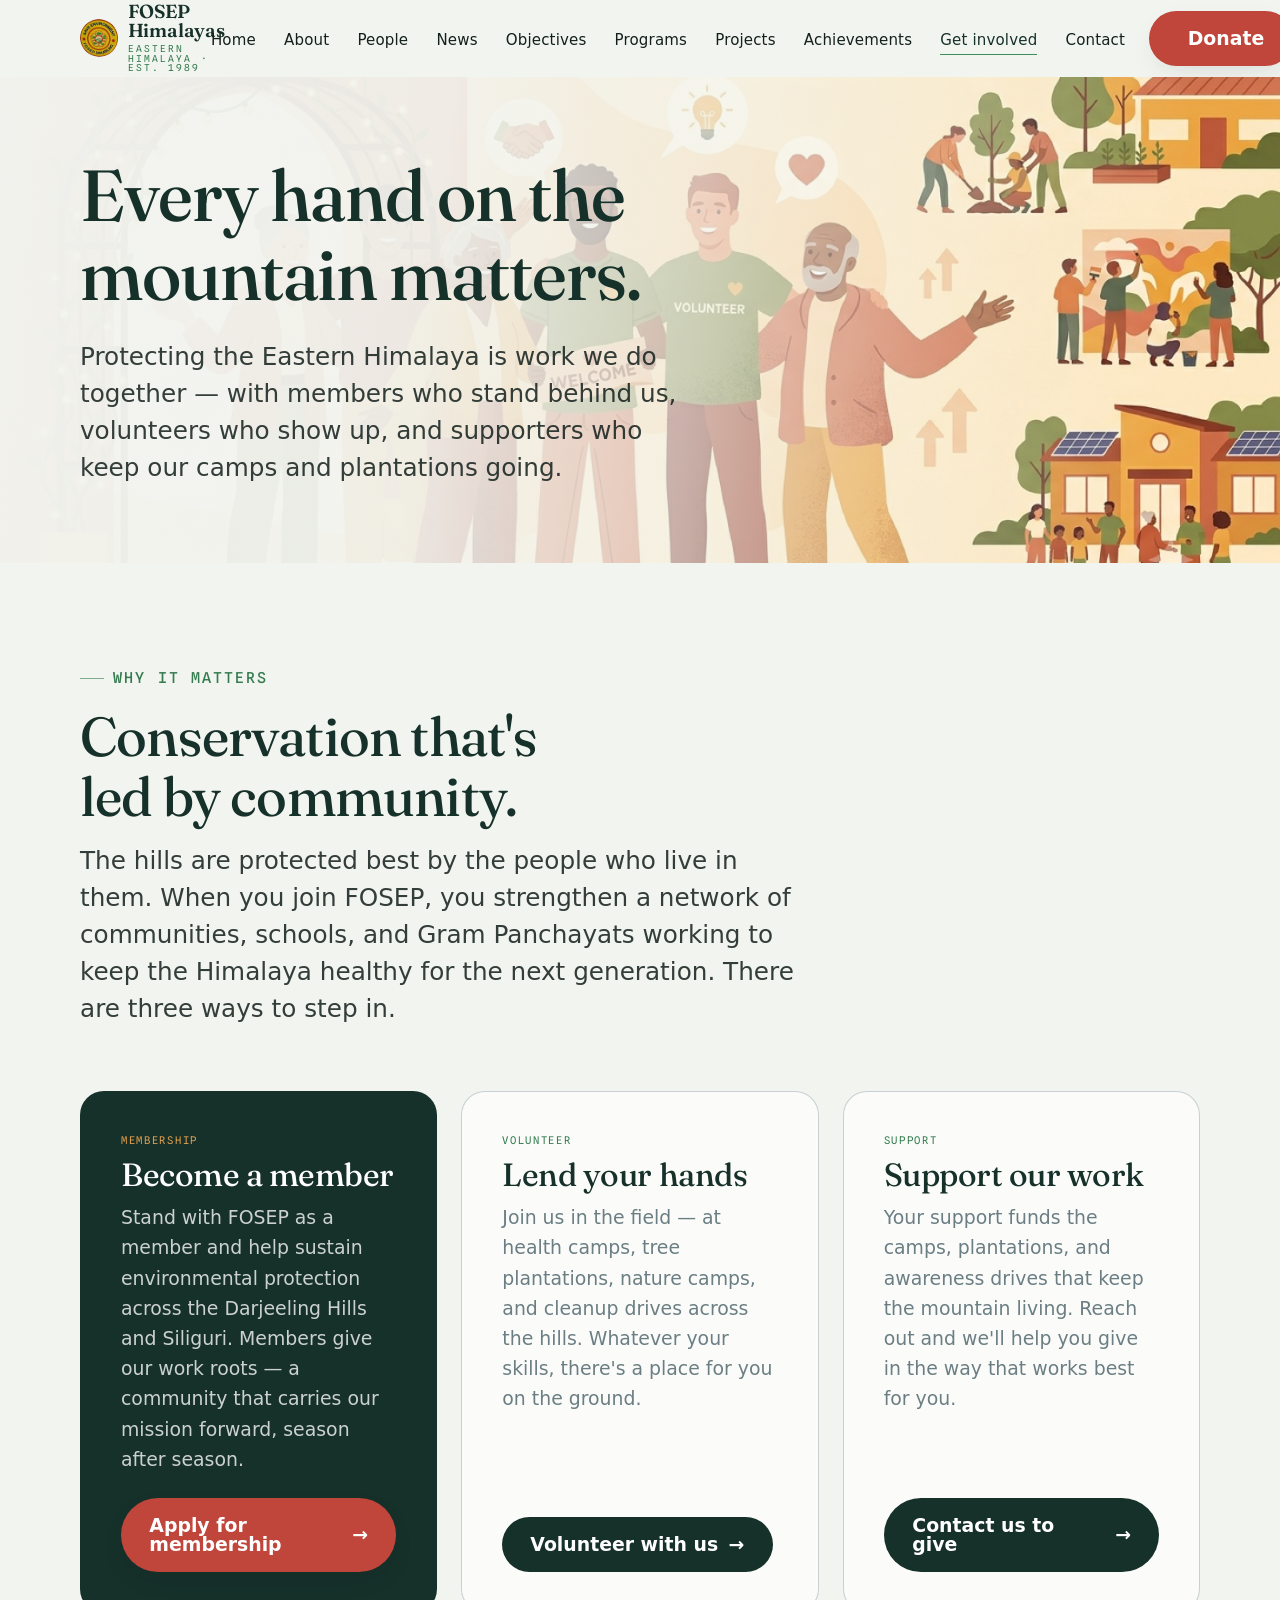
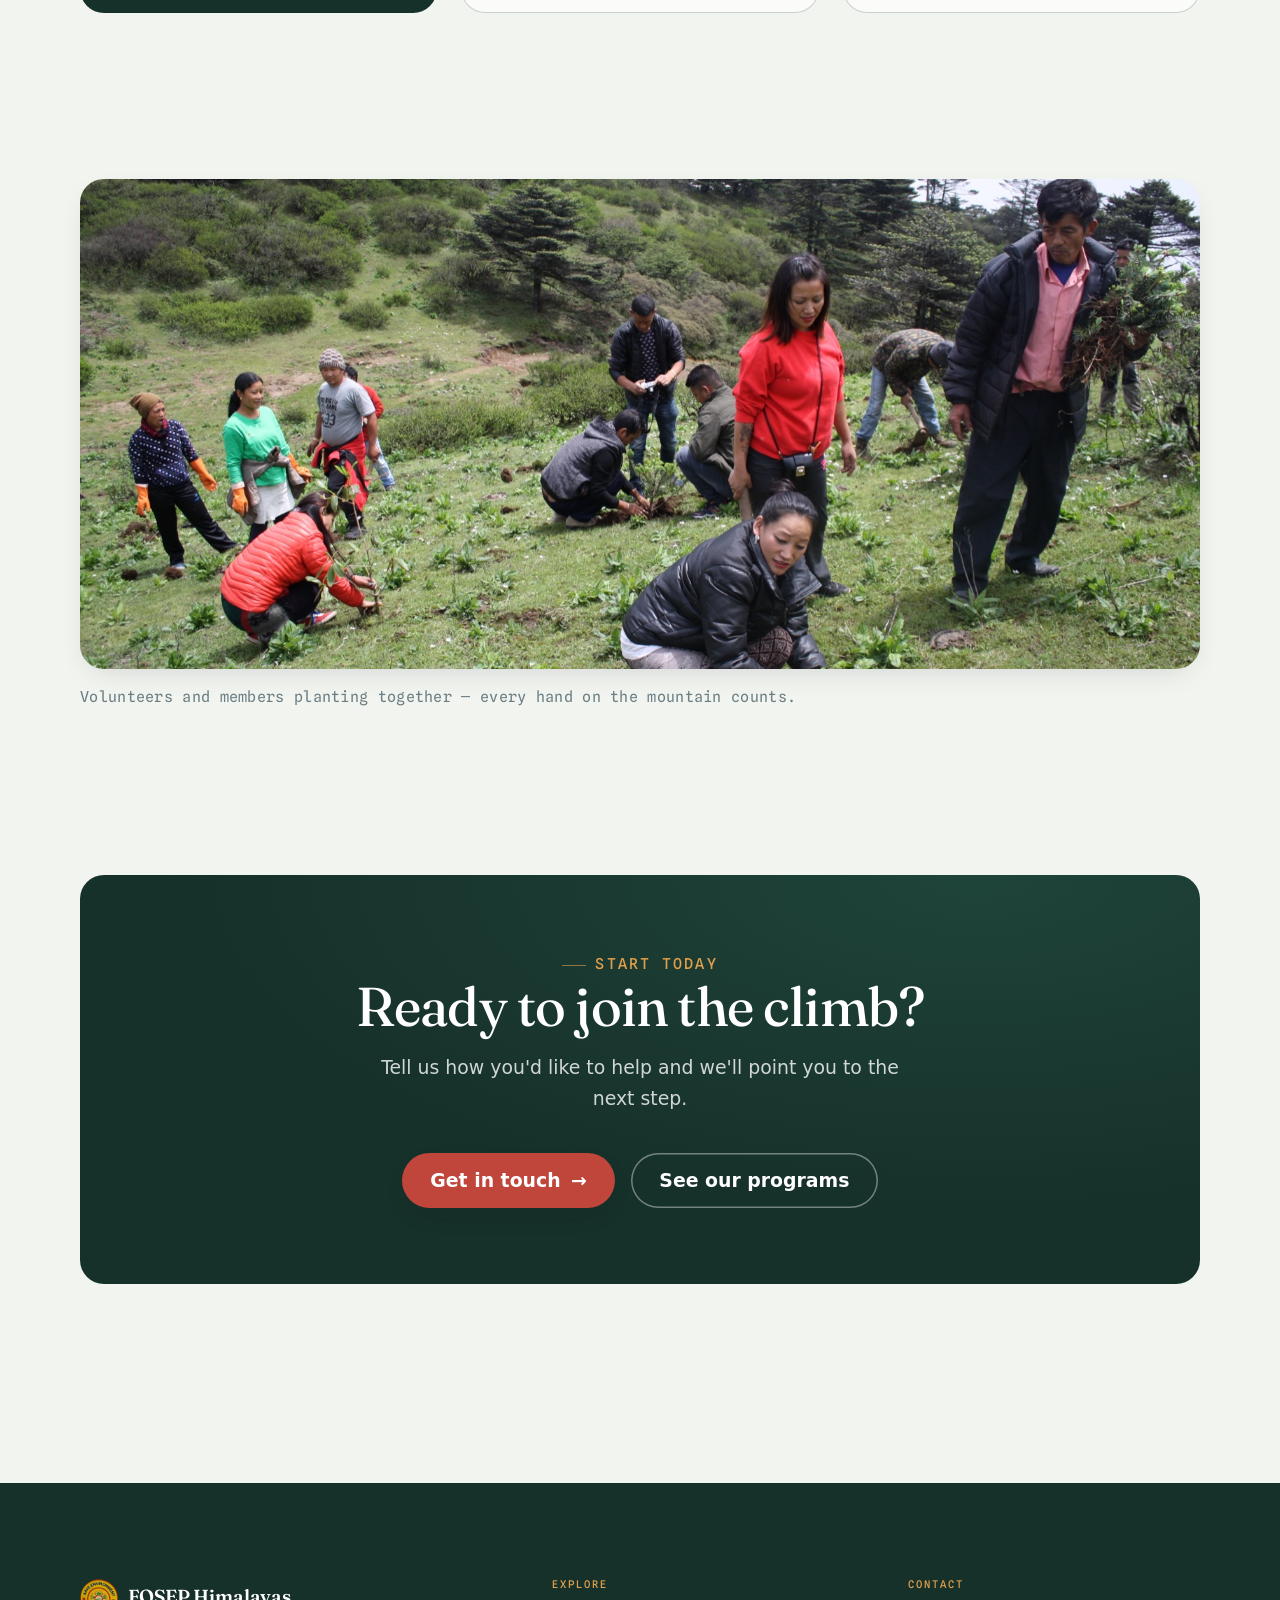
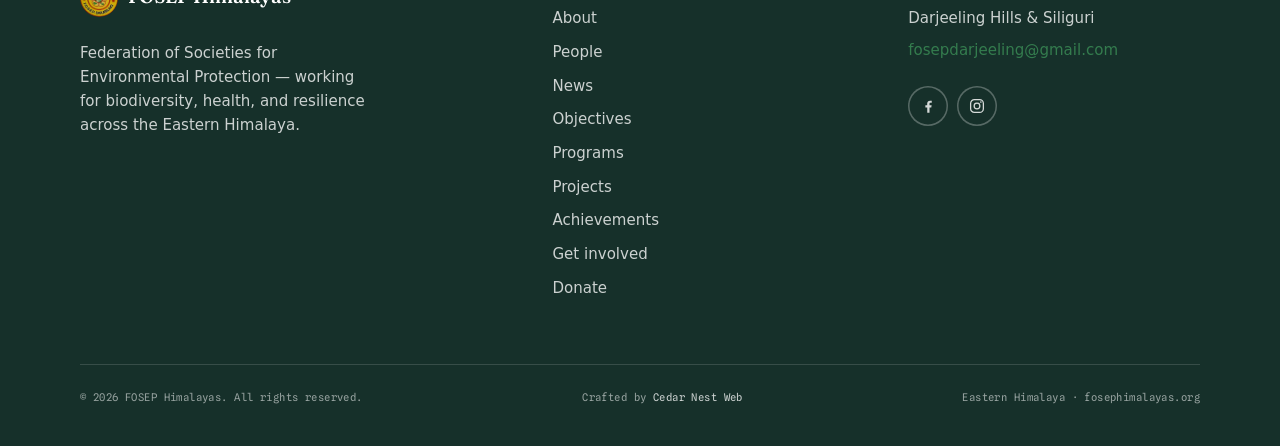
<file: pages/get-involved.html>
<!doctype html>
<html lang="en">
<head>
  <meta charset="utf-8">
  <meta name="viewport" content="width=device-width, initial-scale=1">
  <title>Get involved — FOSEP Himalayas</title>
  <meta name="description" content="Join FOSEP as a member, volunteer at camps and plantations, or support our work protecting the Eastern Himalaya — every hand on the mountain matters.">
  <link rel="icon" href="../assets/icons/logo.png" type="image/png">
  <meta name="theme-color" content="#16302A">
  <link rel="canonical" href="https://fosephimalayas.org/pages/get-involved.html">
  <meta property="og:type" content="website">
  <meta property="og:site_name" content="FOSEP Himalayas">
  <meta property="og:title" content="Get involved — FOSEP Himalayas">
  <meta property="og:description" content="Join FOSEP as a member, volunteer at camps and plantations, or support our work protecting the Eastern Himalaya — every hand on the mountain matters.">
  <meta property="og:url" content="https://fosephimalayas.org/pages/get-involved.html">
  <meta property="og:image" content="https://fosephimalayas.org/assets/img/og-cover.jpg">
  <meta name="twitter:card" content="summary_large_image">
  <meta name="twitter:title" content="Get involved — FOSEP Himalayas">
  <meta name="twitter:description" content="Join FOSEP as a member, volunteer at camps and plantations, or support our work protecting the Eastern Himalaya — every hand on the mountain matters.">
  <meta name="twitter:image" content="https://fosephimalayas.org/assets/img/og-cover.jpg">
  <link rel="apple-touch-icon" href="../assets/icons/apple-touch-icon.png">
  <link rel="manifest" href="../site.webmanifest">
  <link rel="preconnect" href="https://fonts.googleapis.com">
  <link rel="preconnect" href="https://fonts.gstatic.com" crossorigin>
  <link href="https://fonts.googleapis.com/css2?family=Fraunces:ital,opsz,wght@0,9..144,400..600;1,9..144,400..500&family=Hanken+Grotesque:wght@400;500;600;700&family=Spline+Sans+Mono:wght@400;500&display=swap" rel="stylesheet">
  <link rel="stylesheet" href="../assets/css/reset.css">
  <link rel="stylesheet" href="../assets/css/tokens.css">
  <link rel="stylesheet" href="../assets/css/base.css">
  <link rel="stylesheet" href="../assets/css/components.css">
</head>
<body>
  <a class="skip-link" href="#main">Skip to content</a>

  <header class="site-header">
    <div class="container">
      <nav class="nav" aria-label="Primary">
        <a class="brand" href="../index.html" aria-label="FOSEP Himalayas home">
          <img decoding="async" class="brand__mark" src="../assets/icons/logo.png" alt="" width="34" height="34">
          <span class="brand__text">
            <span class="brand__name">FOSEP Himalayas</span>
            <span class="brand__sub">Eastern Himalaya · Est. 1989</span>
          </span>
        </a>
        <ul class="nav__menu" role="list">
          <li><a class="nav__link" href="../index.html">Home</a></li>
          <li><a class="nav__link" href="about.html">About</a></li>
          <li><a class="nav__link" href="people.html">People</a></li>
          <li><a class="nav__link" href="news.html">News</a></li>
          <li><a class="nav__link" href="objectives.html">Objectives</a></li>
          <li><a class="nav__link" href="programs.html">Programs</a></li>
          <li><a class="nav__link" href="projects.html">Projects</a></li>
          <li><a class="nav__link" href="achievements.html">Achievements</a></li>
          <li><a class="nav__link" aria-current="page" href="get-involved.html">Get involved</a></li>
          <li><a class="nav__link" href="contact.html">Contact</a></li>
        <li class="nav__mobile-cta"><a class="btn btn--primary btn--donate" href="donate.html"><svg class="heart" viewBox="0 0 24 24" width="18" height="18" fill="currentColor" aria-hidden="true"><path d="M19 14c1.49-1.46 3-3.21 3-5.5A5.5 5.5 0 0 0 16.5 3c-1.76 0-3 .5-4.5 2-1.5-1.5-2.74-2-4.5-2A5.5 5.5 0 0 0 2 8.5c0 2.3 1.5 4.05 3 5.5l7 7Z"/></svg>Donate</a></li>
        </ul>
        <div class="nav__actions">
          <a class="btn btn--primary btn--donate" href="donate.html"><svg class="heart" viewBox="0 0 24 24" width="18" height="18" fill="currentColor" aria-hidden="true"><path d="M19 14c1.49-1.46 3-3.21 3-5.5A5.5 5.5 0 0 0 16.5 3c-1.76 0-3 .5-4.5 2-1.5-1.5-2.74-2-4.5-2A5.5 5.5 0 0 0 2 8.5c0 2.3 1.5 4.05 3 5.5l7 7Z"/></svg>Donate</a>
        </div>
        <button class="nav__toggle" type="button" aria-label="Toggle menu" aria-expanded="false">
          <span></span>
        </button>
      </nav>
    </div>
  </header>

  <main id="main">
    <section class="page-hero ph-get-involved">
      <div class="container page-hero__inner">
        <h1>Every hand on the mountain matters.</h1>
        <p class="lead">Protecting the Eastern Himalaya is work we do together — with members who stand behind us, volunteers who show up, and supporters who keep our camps and plantations going.</p>
      </div>
    </section>

    <section class="section">
      <div class="container">
        <div class="section-head" data-reveal>
          <span class="eyebrow">Why it matters</span>
          <h2>Conservation that's led by community.</h2>
          <p class="lead">The hills are protected best by the people who live in them. When you join FOSEP, you strengthen a network of communities, schools, and Gram Panchayats working to keep the Himalaya healthy for the next generation. There are three ways to step in.</p>
        </div>

        <div class="options">
          <article class="option option--feature" data-reveal>
            <span class="option__tag">Membership</span>
            <h3>Become a member</h3>
            <p>Stand with FOSEP as a member and help sustain environmental protection across the Darjeeling Hills and Siliguri. Members give our work roots — a community that carries our mission forward, season after season.</p>
            <a class="btn btn--primary" href="contact.html">Apply for membership <span class="arrow" aria-hidden="true">→</span></a>
          </article>

          <article class="option" data-reveal style="--reveal-delay:90ms">
            <span class="option__tag">Volunteer</span>
            <h3>Lend your hands</h3>
            <p>Join us in the field — at health camps, tree plantations, nature camps, and cleanup drives across the hills. Whatever your skills, there's a place for you on the ground.</p>
            <a class="btn btn--solid" href="contact.html">Volunteer with us <span class="arrow" aria-hidden="true">→</span></a>
          </article>

          <article class="option" data-reveal style="--reveal-delay:180ms">
            <span class="option__tag">Support</span>
            <h3>Support our work</h3>
            <p>Your support funds the camps, plantations, and awareness drives that keep the mountain living. Reach out and we'll help you give in the way that works best for you.</p>
            <a class="btn btn--solid" href="contact.html">Contact us to give <span class="arrow" aria-hidden="true">→</span></a>
          </article>
        </div>
      </div>
    </section>

    <section class="section tight">
      <div class="container">
        <figure class="figure figure--wide" data-reveal>
          <div class="figure__frame">
            <img decoding="async" width="1600" height="1066" src="../assets/img/teamwork.jpg" alt="FOSEP members and volunteers planting saplings side by side on a Himalayan hillside" loading="lazy">
          </div>
          <figcaption>Volunteers and members planting together — every hand on the mountain counts.</figcaption>
        </figure>
      </div>
    </section>

    <section class="section">
      <div class="container">
        <div class="cta-band" data-reveal>
          <span class="eyebrow on-dark">Start today</span>
          <h2>Ready to join the climb?</h2>
          <p>Tell us how you'd like to help and we'll point you to the next step.</p>
          <div class="hero__actions">
            <a class="btn btn--primary" href="contact.html">Get in touch <span class="arrow" aria-hidden="true">→</span></a>
            <a class="btn btn--on-dark" href="programs.html">See our programs</a>
          </div>
        </div>
      </div>
    </section>
  </main>

  <footer class="site-footer">
    <div class="container">
      <div class="footer__grid">
        <div>
          <a class="brand" href="../index.html" aria-label="FOSEP Himalayas home">
            <img decoding="async" class="brand__mark" src="../assets/icons/logo.png" alt="" width="34" height="34">
            <span class="brand__text"><span class="brand__name">FOSEP Himalayas</span></span>
          </a>
          <p class="footer__about">Federation of Societies for Environmental Protection — working for biodiversity, health, and resilience across the Eastern Himalaya.</p>
        </div>
        <div>
          <h4>Explore</h4>
          <div class="footer__links">
            <a href="about.html">About</a>
            <a href="people.html">People</a>
            <a href="news.html">News</a>
            <a href="objectives.html">Objectives</a>
            <a href="programs.html">Programs</a>
            <a href="projects.html">Projects</a>
            <a href="achievements.html">Achievements</a>
            <a href="get-involved.html">Get involved</a>
            <a href="donate.html">Donate</a>
          </div>
        </div>
        <div>
          <h4>Contact</h4>
          <div class="footer__contact">
            <span>Darjeeling Hills &amp; Siliguri</span>
            <a href="mailto:fosepdarjeeling@gmail.com">fosepdarjeeling@gmail.com</a>
          </div>
            <div class="socials socials--footer"><a class="social" href="https://www.facebook.com/share/1D65cW1Aer/" target="_blank" rel="noopener" aria-label="FOSEP Himalayas on Facebook"><svg viewBox="0 0 24 24" fill="currentColor" aria-hidden="true"><path d="M14 21v-7h2.4l.4-2.9H14V9.2c0-.85.24-1.43 1.46-1.43H17V5.16c-.27-.04-1.2-.11-2.28-.11-2.26 0-3.8 1.38-3.8 3.9v2.18H8.5V14H11v7z"/></svg></a><a class="social" href="https://www.instagram.com/salamander_ark_himalaya?igsh=MWNrcDMzOWppZ3k4Yg==" target="_blank" rel="noopener" aria-label="FOSEP Himalayas on Instagram"><svg viewBox="0 0 24 24" fill="none" stroke="currentColor" stroke-width="1.7" aria-hidden="true"><rect x="3.5" y="3.5" width="17" height="17" rx="5"/><circle cx="12" cy="12" r="3.8"/><circle cx="17.2" cy="6.8" r="1.1" fill="currentColor" stroke="none"/></svg></a></div>
        </div>
      </div>
      <div class="footer__bottom">
        <span>© <span data-year>2026</span> FOSEP Himalayas. All rights reserved.</span>
        <span>Crafted by <a href="https://cedarnestweb.vercel.app/" target="_blank" rel="noopener">Cedar Nest Web</a></span>
        <span>Eastern Himalaya · fosephimalayas.org</span>
      </div>
    </div>
  </footer>

  <script src="../assets/js/main.js" defer></script>
</body>
</html>
</file>
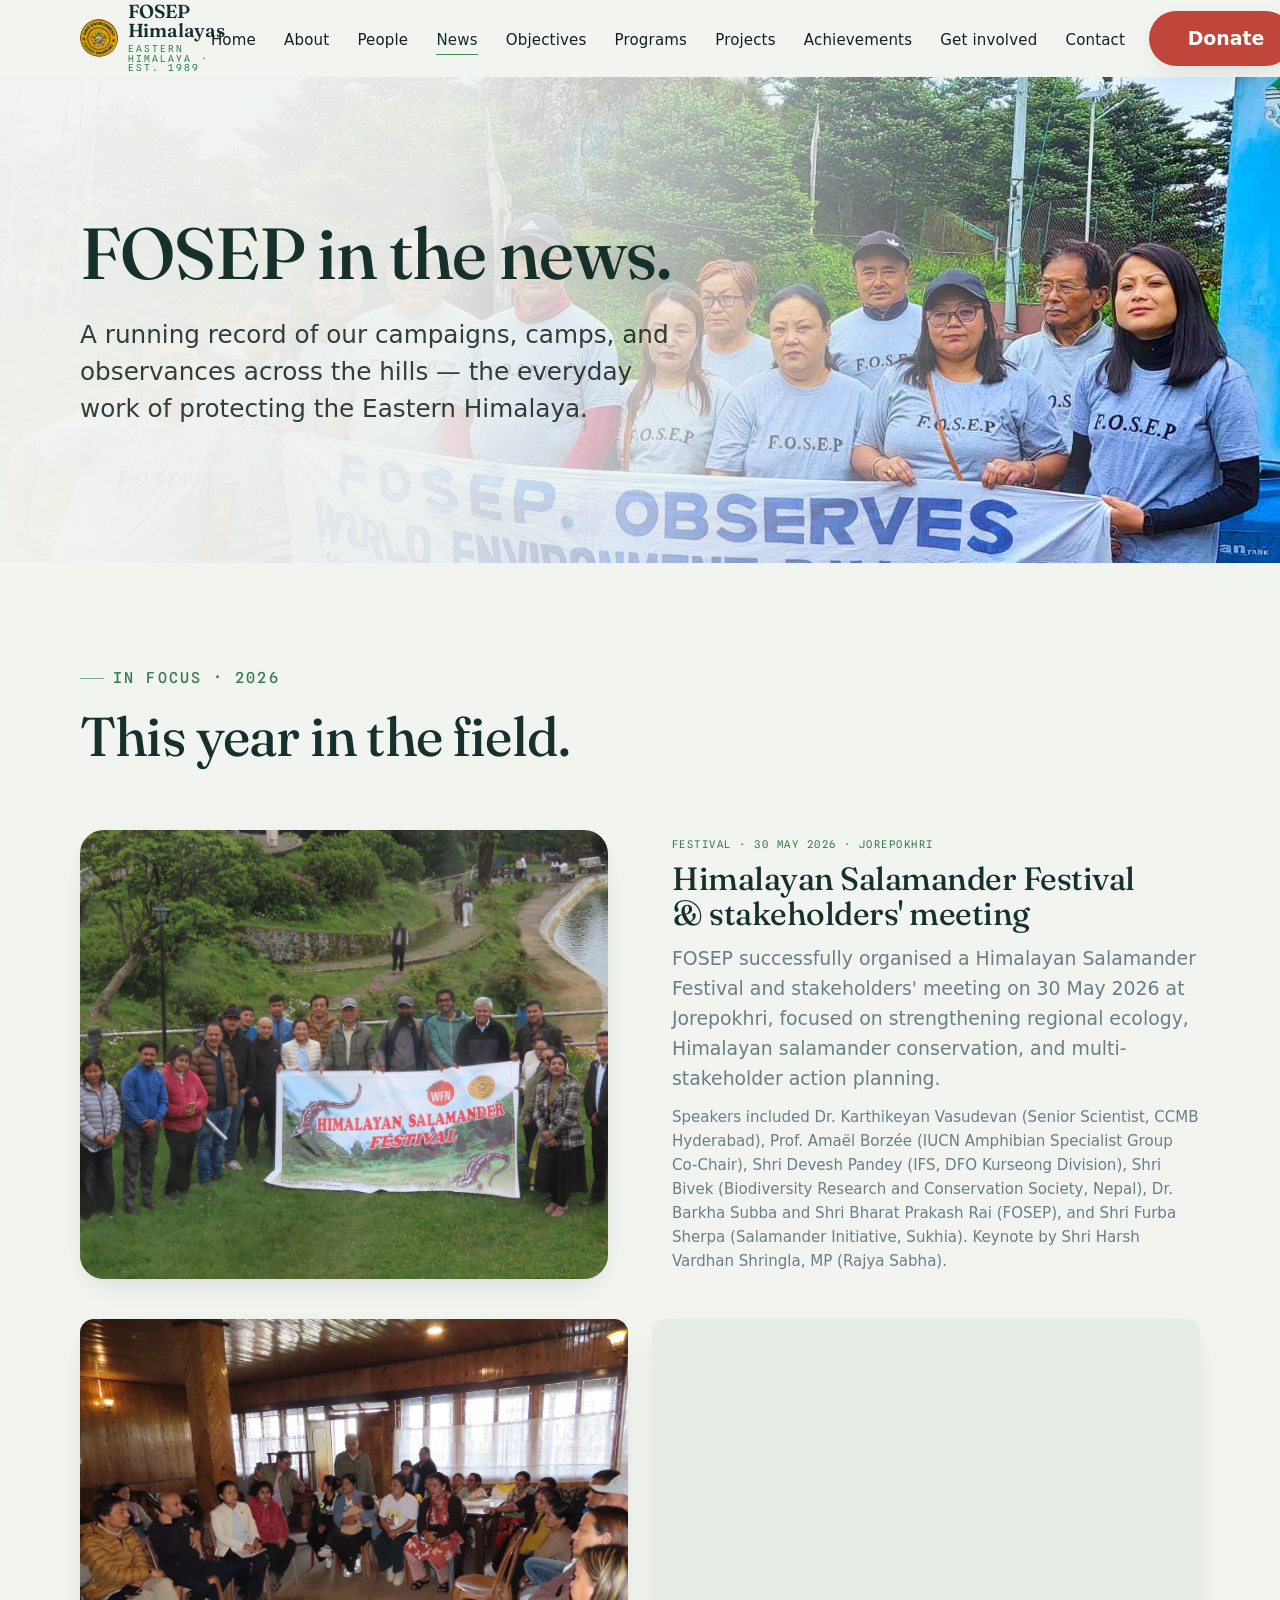
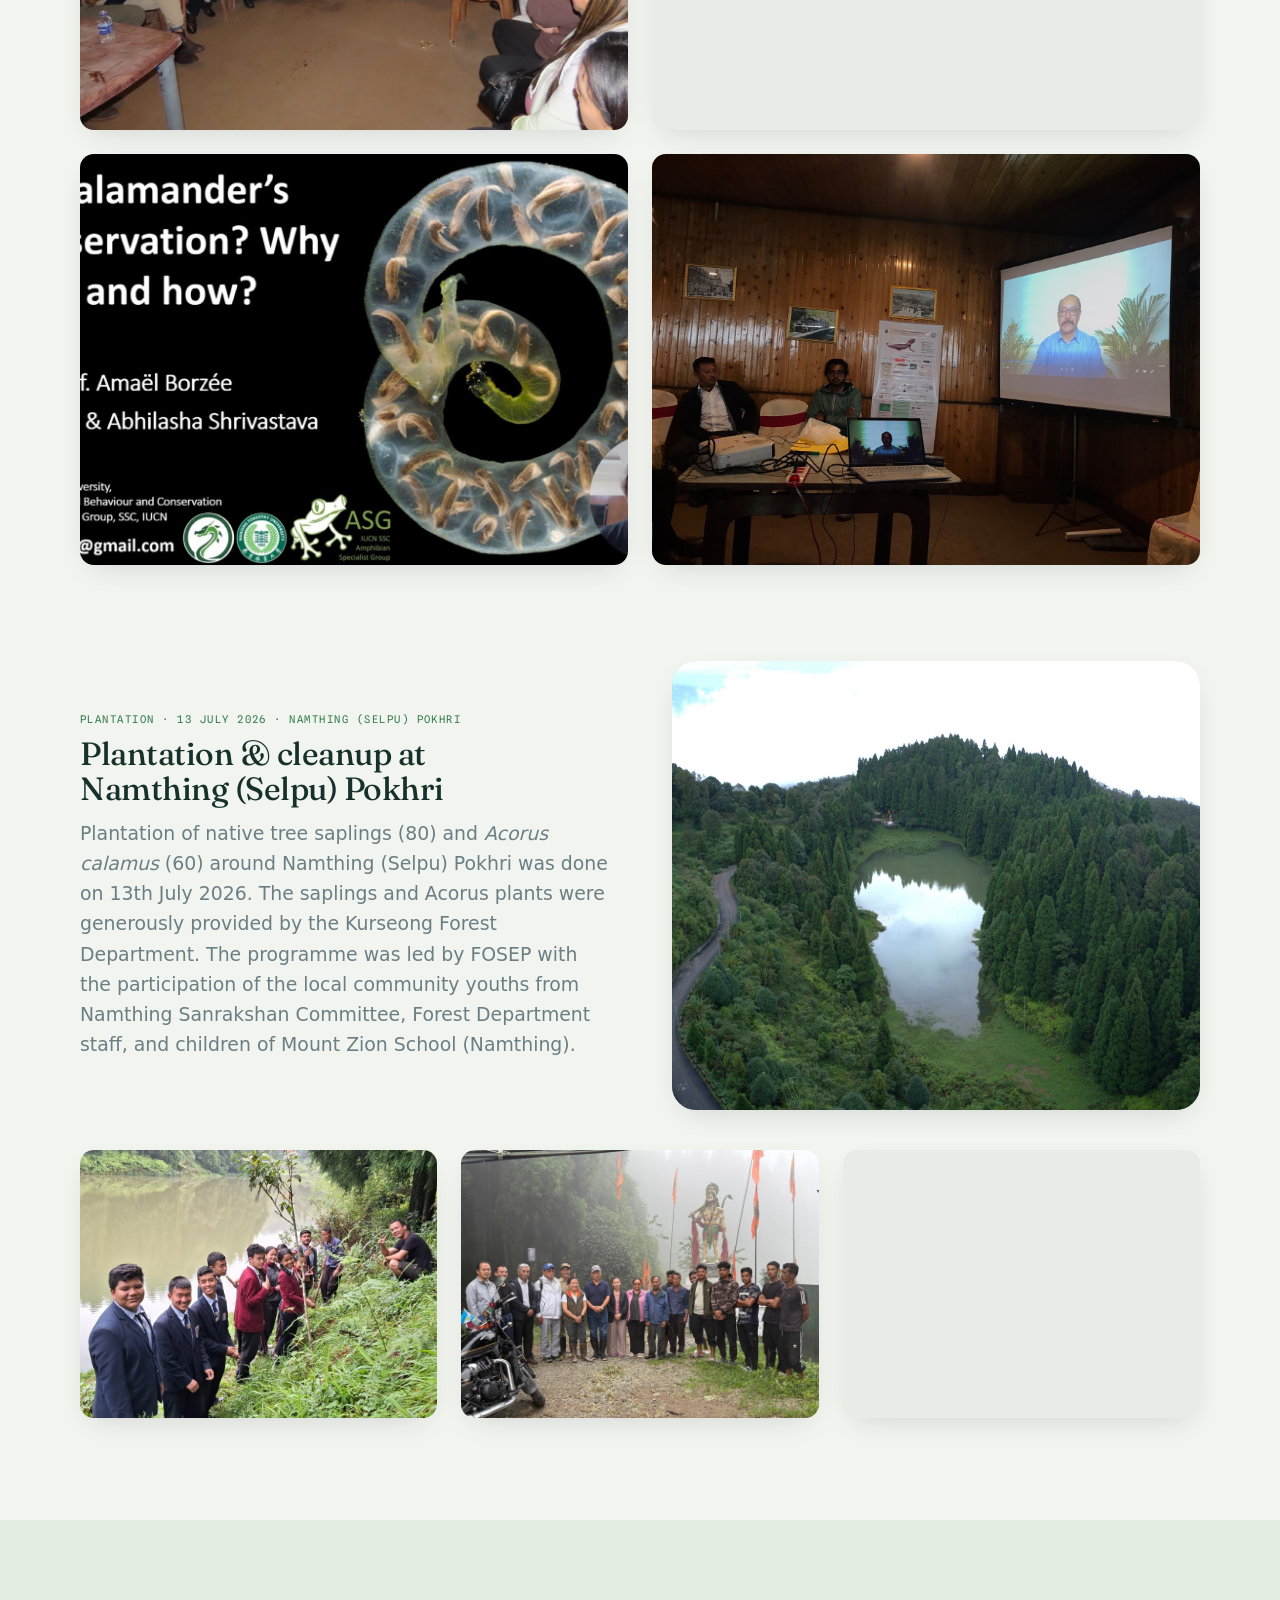
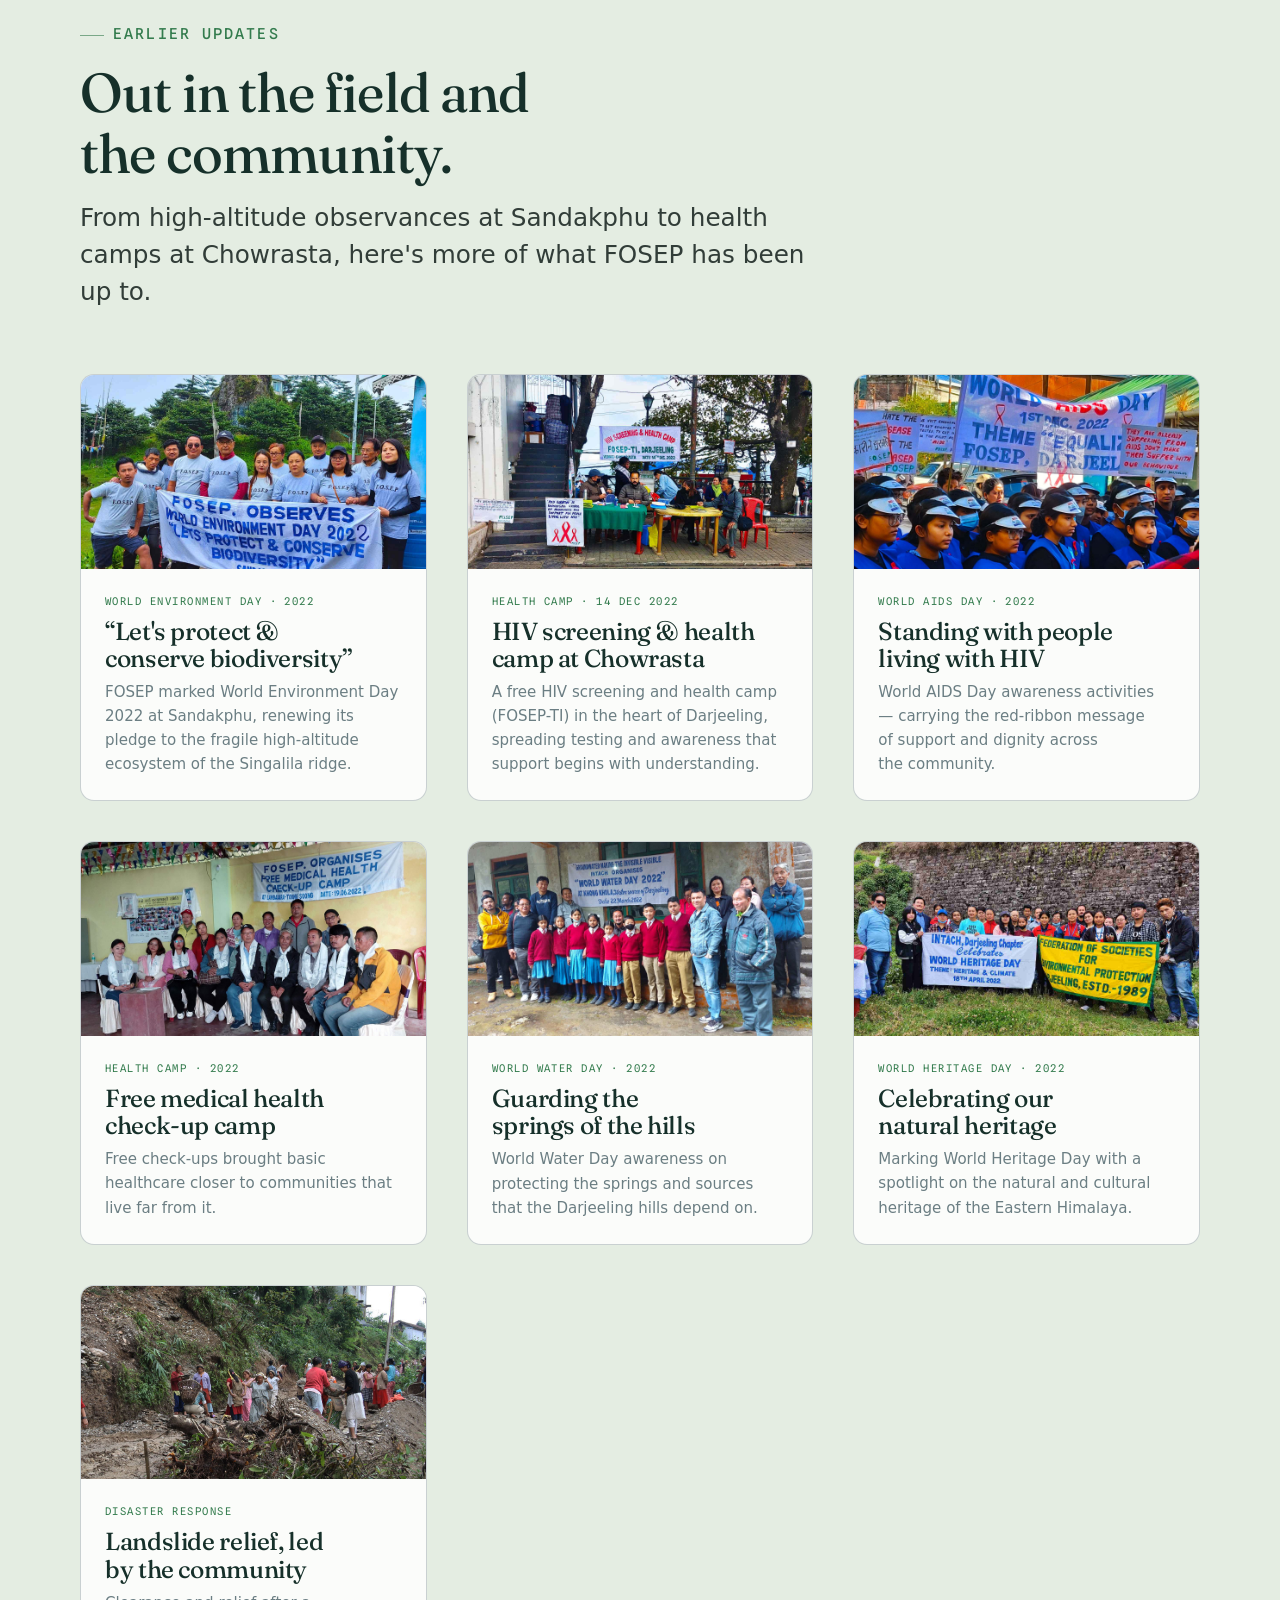
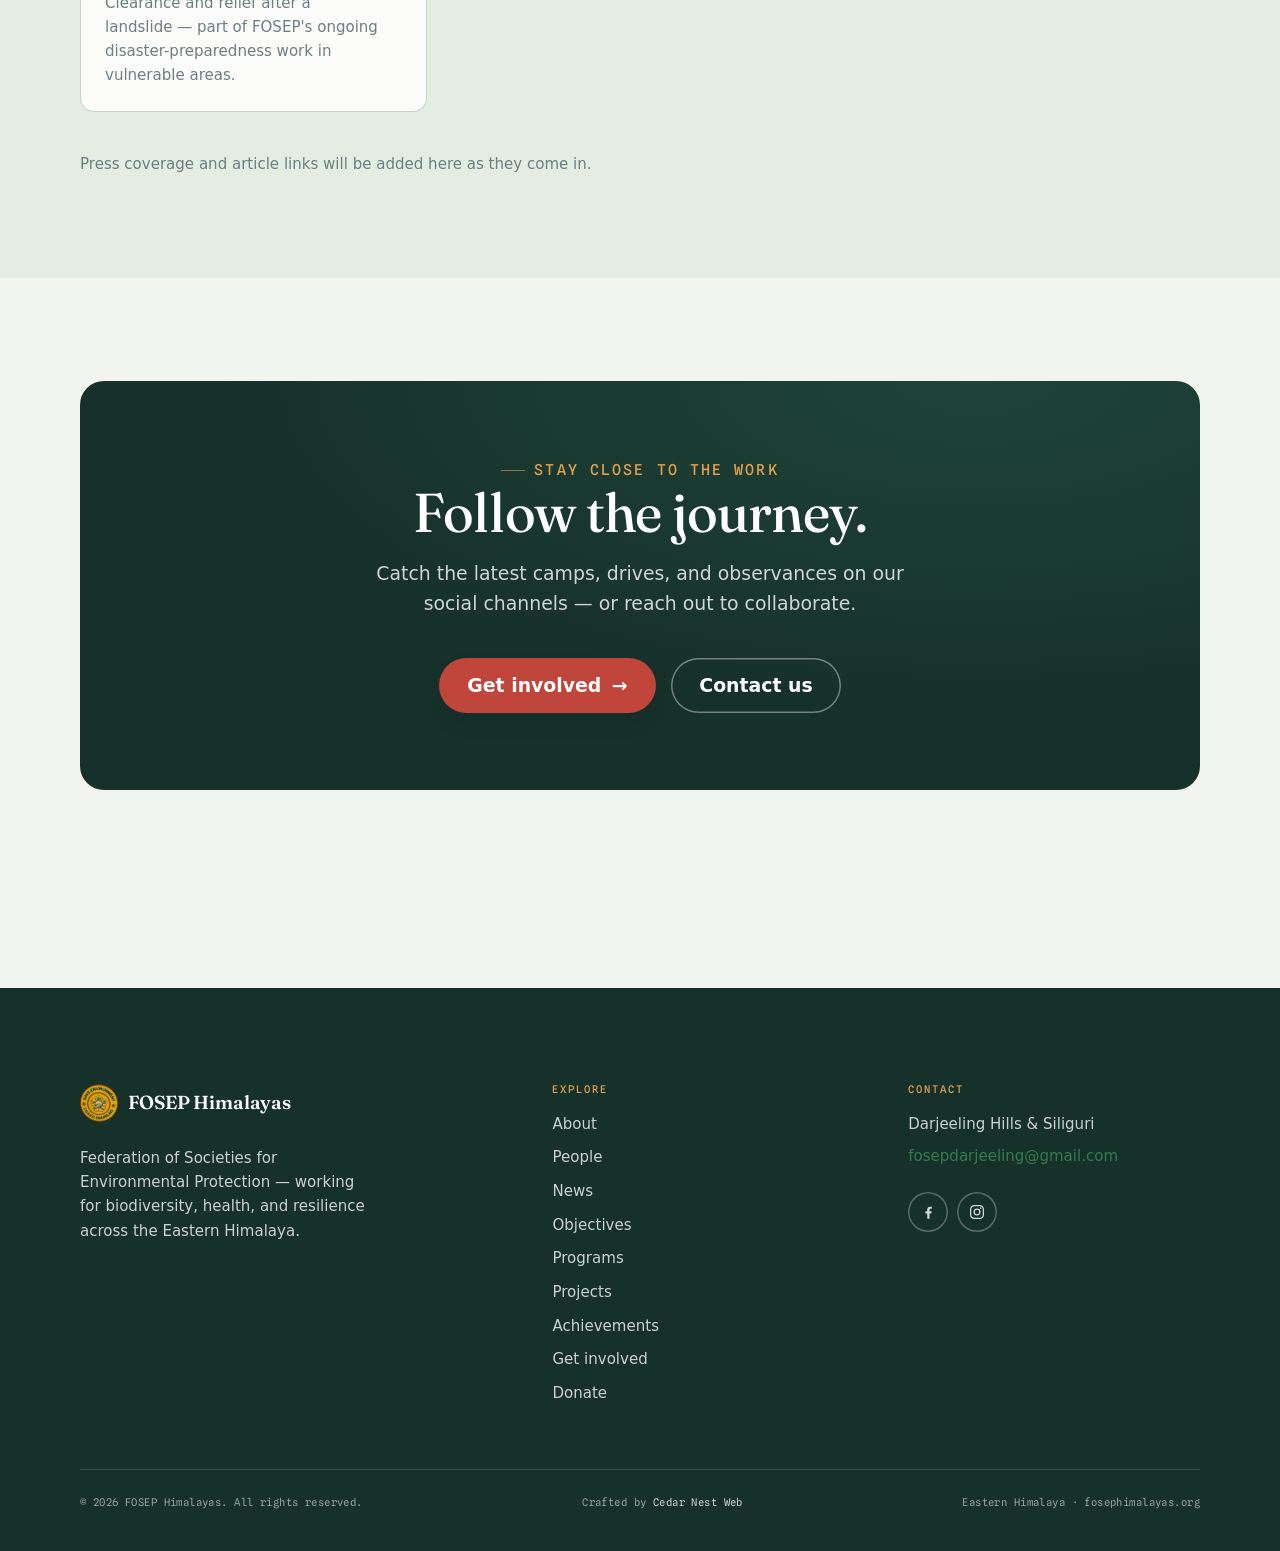
<file: pages/news.html>
<!doctype html>
<html lang="en">
<head>
  <meta charset="utf-8">
  <meta name="viewport" content="width=device-width, initial-scale=1">
  <title>FOSEP in the News — FOSEP Himalayas</title>
  <meta name="description" content="Campaigns, camps, and observances by FOSEP across the Darjeeling Hills — World Environment Day, health camps, HIV screening, disaster response, and more.">
  <link rel="icon" href="../assets/icons/logo.png" type="image/png">
  <meta name="theme-color" content="#16302A">
  <link rel="canonical" href="https://fosephimalayas.org/pages/news.html">
  <meta property="og:type" content="website">
  <meta property="og:site_name" content="FOSEP Himalayas">
  <meta property="og:title" content="FOSEP in the News — FOSEP Himalayas">
  <meta property="og:description" content="Campaigns, camps, and observances by FOSEP across the Darjeeling Hills — World Environment Day, health camps, HIV screening, disaster response, and more.">
  <meta property="og:url" content="https://fosephimalayas.org/pages/news.html">
  <meta property="og:image" content="https://fosephimalayas.org/assets/img/og-cover.jpg">
  <meta name="twitter:card" content="summary_large_image">
  <meta name="twitter:title" content="FOSEP in the News — FOSEP Himalayas">
  <meta name="twitter:description" content="Campaigns, camps, and observances by FOSEP across the Darjeeling Hills — World Environment Day, health camps, HIV screening, disaster response, and more.">
  <meta name="twitter:image" content="https://fosephimalayas.org/assets/img/og-cover.jpg">
  <link rel="apple-touch-icon" href="../assets/icons/apple-touch-icon.png">
  <link rel="manifest" href="../site.webmanifest">
  <link rel="preconnect" href="https://fonts.googleapis.com">
  <link rel="preconnect" href="https://fonts.gstatic.com" crossorigin>
  <link href="https://fonts.googleapis.com/css2?family=Fraunces:ital,opsz,wght@0,9..144,400..600;1,9..144,400..500&family=Hanken+Grotesque:wght@400;500;600;700&family=Spline+Sans+Mono:wght@400;500&display=swap" rel="stylesheet">
  <link rel="stylesheet" href="../assets/css/reset.css">
  <link rel="stylesheet" href="../assets/css/tokens.css">
  <link rel="stylesheet" href="../assets/css/base.css">
  <link rel="stylesheet" href="../assets/css/components.css">
</head>
<body>
  <a class="skip-link" href="#main">Skip to content</a>

  <header class="site-header">
    <div class="container">
      <nav class="nav" aria-label="Primary">
        <a class="brand" href="../index.html" aria-label="FOSEP Himalayas home">
          <img decoding="async" class="brand__mark" src="../assets/icons/logo.png" alt="" width="34" height="34">
          <span class="brand__text">
            <span class="brand__name">FOSEP Himalayas</span>
            <span class="brand__sub">Eastern Himalaya · Est. 1989</span>
          </span>
        </a>
        <ul class="nav__menu" role="list">
          <li><a class="nav__link" href="../index.html">Home</a></li>
          <li><a class="nav__link" href="about.html">About</a></li>
          <li><a class="nav__link" href="people.html">People</a></li>
          <li><a class="nav__link" aria-current="page" href="news.html">News</a></li>
          <li><a class="nav__link" href="objectives.html">Objectives</a></li>
          <li><a class="nav__link" href="programs.html">Programs</a></li>
          <li><a class="nav__link" href="projects.html">Projects</a></li>
          <li><a class="nav__link" href="achievements.html">Achievements</a></li>
          <li><a class="nav__link" href="get-involved.html">Get involved</a></li>
          <li><a class="nav__link" href="contact.html">Contact</a></li>
        <li class="nav__mobile-cta"><a class="btn btn--primary btn--donate" href="donate.html"><svg class="heart" viewBox="0 0 24 24" width="18" height="18" fill="currentColor" aria-hidden="true"><path d="M19 14c1.49-1.46 3-3.21 3-5.5A5.5 5.5 0 0 0 16.5 3c-1.76 0-3 .5-4.5 2-1.5-1.5-2.74-2-4.5-2A5.5 5.5 0 0 0 2 8.5c0 2.3 1.5 4.05 3 5.5l7 7Z"/></svg>Donate</a></li>
        </ul>
        <div class="nav__actions">
          <a class="btn btn--primary btn--donate" href="donate.html"><svg class="heart" viewBox="0 0 24 24" width="18" height="18" fill="currentColor" aria-hidden="true"><path d="M19 14c1.49-1.46 3-3.21 3-5.5A5.5 5.5 0 0 0 16.5 3c-1.76 0-3 .5-4.5 2-1.5-1.5-2.74-2-4.5-2A5.5 5.5 0 0 0 2 8.5c0 2.3 1.5 4.05 3 5.5l7 7Z"/></svg>Donate</a>
        </div>
        <button class="nav__toggle" type="button" aria-label="Toggle menu" aria-expanded="false">
          <span></span>
        </button>
      </nav>
    </div>
  </header>

  <main id="main">
    <section class="page-hero ph-news">
      <div class="container page-hero__inner">
        <h1>FOSEP in the news.</h1>
        <p class="lead">A running record of our campaigns, camps, and observances across the hills — the everyday work of protecting the Eastern Himalaya.</p>
      </div>
    </section>

    <section class="section">
      <div class="container">
        <div class="section-head" data-reveal>
          <span class="eyebrow">In focus · 2026</span>
          <h2>This year in the field.</h2>
        </div>

        <!-- Himalayan Salamander Festival -->
        <div class="split" data-reveal style="margin-top:var(--space-xl)">
          <div class="split__media">
            <img decoding="async" width="1500" height="1000" src="../assets/img/news-salamander-festival.jpg" alt="FOSEP members with the Himalayan Salamander Festival banner by Jorepokhri lake" loading="lazy">
          </div>
          <div>
            <span class="news-card__date">Festival · 30 May 2026 · Jorepokhri</span>
            <h3 style="margin-top:0.5rem">Himalayan Salamander Festival &amp; stakeholders' meeting</h3>
            <p class="muted" style="margin-top:0.7rem">FOSEP successfully organised a Himalayan Salamander Festival and stakeholders' meeting on 30 May 2026 at Jorepokhri, focused on strengthening regional ecology, Himalayan salamander conservation, and multi-stakeholder action planning.</p>
            <p class="muted" style="margin-top:0.7rem;font-size:var(--step--1)">Speakers included Dr. Karthikeyan Vasudevan (Senior Scientist, CCMB Hyderabad), Prof. Amaël Borzée (IUCN Amphibian Specialist Group Co-Chair), Shri Devesh Pandey (IFS, DFO Kurseong Division), Shri Bivek (Biodiversity Research and Conservation Society, Nepal), Dr. Barkha Subba and Shri Bharat Prakash Rai (FOSEP), and Shri Furba Sherpa (Salamander Initiative, Sukhia). Keynote by Shri Harsh Vardhan Shringla, MP (Rajya Sabha).</p>
          </div>
        </div>
        <div class="gallery gallery--2up" style="margin-top:var(--space-lg)">
          <figure data-reveal><div class="figure__frame"><img decoding="async" width="1500" height="1000" src="../assets/img/news-salamander-2.jpg" alt="Stakeholders' meeting at the Himalayan Salamander Festival" loading="lazy"></div></figure>
          <figure data-reveal style="--reveal-delay:80ms"><div class="figure__frame"><img decoding="async" width="1500" height="1125" src="../assets/img/news-salamander-3.jpg" alt="Himalayan Salamander Festival, Jorepokhri" loading="lazy"></div></figure>
          <figure data-reveal style="--reveal-delay:160ms"><div class="figure__frame"><img decoding="async" width="1500" height="843" src="../assets/img/news-salamander-4.jpg" alt="Himalayan Salamander Festival, Jorepokhri" loading="lazy"></div></figure>
          <figure data-reveal style="--reveal-delay:240ms"><div class="figure__frame"><img decoding="async" width="1500" height="1125" src="../assets/img/news-salamander-5.jpg" alt="Himalayan Salamander Festival, Jorepokhri" loading="lazy"></div></figure>
        </div>

        <!-- Plantation & cleanup at Namthing (Selpu) Pokhri -->
        <div class="split" data-reveal style="margin-top:var(--space-2xl)">
          <div>
            <span class="news-card__date">Plantation · 13 July 2026 · Namthing (Selpu) Pokhri</span>
            <h3 style="margin-top:0.5rem">Plantation &amp; cleanup at Namthing (Selpu) Pokhri</h3>
            <p class="muted" style="margin-top:0.7rem">Plantation of native tree saplings (80) and <em>Acorus calamus</em> (60) around Namthing (Selpu) Pokhri was done on 13th July 2026. The saplings and Acorus plants were generously provided by the Kurseong Forest Department. The programme was led by FOSEP with the participation of the local community youths from Namthing Sanrakshan Committee, Forest Department staff, and children of Mount Zion School (Namthing).</p>
          </div>
          <div class="split__media">
            <img decoding="async" width="1500" height="843" src="../assets/img/news-namthing-1.jpg" alt="Aerial view of Namthing (Selpu) Pokhri, a hill pond ringed by forest" loading="lazy">
          </div>
        </div>
        <div class="gallery gallery--field" style="margin-top:var(--space-lg)">
          <figure data-reveal><div class="figure__frame"><img decoding="async" width="1500" height="692" src="../assets/img/news-namthing-2.jpg" alt="Plantation and cleanup at Namthing Pokhri" loading="lazy"></div></figure>
          <figure data-reveal style="--reveal-delay:80ms"><div class="figure__frame"><img decoding="async" width="1500" height="1125" src="../assets/img/news-namthing-3.jpg" alt="FOSEP team and community at Namthing Pokhri" loading="lazy"></div></figure>
          <figure data-reveal style="--reveal-delay:160ms"><div class="figure__frame"><img decoding="async" width="1500" height="692" src="../assets/img/news-namthing-4.jpg" alt="Plantation and cleanup at Namthing Pokhri" loading="lazy"></div></figure>
        </div>
      </div>
    </section>

    <section class="section" style="background:var(--moss-tint)">
      <div class="container">
        <div class="section-head" data-reveal>
          <span class="eyebrow">Earlier updates</span>
          <h2>Out in the field and the community.</h2>
          <p class="lead measure">From high-altitude observances at Sandakphu to health camps at Chowrasta, here's more of what FOSEP has been up to.</p>
        </div>

        <div class="news-list">
          <article class="news-card" data-reveal>
            <div class="news-card__media"><img decoding="async" width="1600" height="901" src="../assets/img/news-environment-day.jpg" alt="FOSEP members holding a World Environment Day 2022 banner at Sandakphu" loading="lazy"></div>
            <div class="news-card__body">
              <span class="news-card__date">World Environment Day · 2022</span>
              <h3>“Let's protect &amp; conserve biodiversity”</h3>
              <p>FOSEP marked World Environment Day 2022 at Sandakphu, renewing its pledge to the fragile high-altitude ecosystem of the Singalila ridge.</p>
            </div>
          </article>

          <article class="news-card" data-reveal style="--reveal-delay:60ms">
            <div class="news-card__media"><img decoding="async" width="1600" height="900" src="../assets/img/news-hiv-screening.jpg" alt="FOSEP-TI HIV screening and health camp at Chowrasta, Darjeeling" loading="lazy"></div>
            <div class="news-card__body">
              <span class="news-card__date">Health camp · 14 Dec 2022</span>
              <h3>HIV screening &amp; health camp at Chowrasta</h3>
              <p>A free HIV screening and health camp (FOSEP-TI) in the heart of Darjeeling, spreading testing and awareness that support begins with understanding.</p>
            </div>
          </article>

          <article class="news-card" data-reveal style="--reveal-delay:120ms">
            <div class="news-card__media"><img decoding="async" width="1600" height="900" src="../assets/img/news-aids-day.jpg" alt="FOSEP observing World AIDS Day 2022" loading="lazy"></div>
            <div class="news-card__body">
              <span class="news-card__date">World AIDS Day · 2022</span>
              <h3>Standing with people living with HIV</h3>
              <p>World AIDS Day awareness activities — carrying the red-ribbon message of support and dignity across the community.</p>
            </div>
          </article>

          <article class="news-card" data-reveal style="--reveal-delay:180ms">
            <div class="news-card__media"><img decoding="async" width="1600" height="900" src="../assets/img/news-medical-camp.jpg" alt="Free medical health check-up camp organised by FOSEP" loading="lazy"></div>
            <div class="news-card__body">
              <span class="news-card__date">Health camp · 2022</span>
              <h3>Free medical health check-up camp</h3>
              <p>Free check-ups brought basic healthcare closer to communities that live far from it.</p>
            </div>
          </article>

          <article class="news-card" data-reveal style="--reveal-delay:240ms">
            <div class="news-card__media"><img decoding="async" width="1600" height="900" src="../assets/img/news-water-day.jpg" alt="FOSEP observing World Water Day 2022" loading="lazy"></div>
            <div class="news-card__body">
              <span class="news-card__date">World Water Day · 2022</span>
              <h3>Guarding the springs of the hills</h3>
              <p>World Water Day awareness on protecting the springs and sources that the Darjeeling hills depend on.</p>
            </div>
          </article>

          <article class="news-card" data-reveal style="--reveal-delay:300ms">
            <div class="news-card__media"><img decoding="async" width="1600" height="900" src="../assets/img/news-heritage-day.jpg" alt="FOSEP observing World Heritage Day 2022" loading="lazy"></div>
            <div class="news-card__body">
              <span class="news-card__date">World Heritage Day · 2022</span>
              <h3>Celebrating our natural heritage</h3>
              <p>Marking World Heritage Day with a spotlight on the natural and cultural heritage of the Eastern Himalaya.</p>
            </div>
          </article>

          <article class="news-card" data-reveal style="--reveal-delay:360ms">
            <div class="news-card__media"><img decoding="async" width="1067" height="600" src="../assets/img/news-disaster.jpg" alt="Community clearing debris after a landslide during a FOSEP disaster response" loading="lazy"></div>
            <div class="news-card__body">
              <span class="news-card__date">Disaster response</span>
              <h3>Landslide relief, led by the community</h3>
              <p>Clearance and relief after a landslide — part of FOSEP's ongoing disaster-preparedness work in vulnerable areas.</p>
            </div>
          </article>
        </div>

        <p class="muted" style="margin-top:var(--space-lg); font-size:var(--step--1)">Press coverage and article links will be added here as they come in.</p>
      </div>
    </section>

    <section class="section">
      <div class="container">
        <div class="cta-band" data-reveal>
          <span class="eyebrow on-dark">Stay close to the work</span>
          <h2>Follow the journey.</h2>
          <p>Catch the latest camps, drives, and observances on our social channels — or reach out to collaborate.</p>
          <div class="hero__actions">
            <a class="btn btn--primary" href="get-involved.html">Get involved <span class="arrow" aria-hidden="true">→</span></a>
            <a class="btn btn--on-dark" href="contact.html">Contact us</a>
          </div>
        </div>
      </div>
    </section>
  </main>

  <footer class="site-footer">
    <div class="container">
      <div class="footer__grid">
        <div>
          <a class="brand" href="../index.html" aria-label="FOSEP Himalayas home">
            <img decoding="async" class="brand__mark" src="../assets/icons/logo.png" alt="" width="34" height="34">
            <span class="brand__text"><span class="brand__name">FOSEP Himalayas</span></span>
          </a>
          <p class="footer__about">Federation of Societies for Environmental Protection — working for biodiversity, health, and resilience across the Eastern Himalaya.</p>
        </div>
        <div>
          <h4>Explore</h4>
          <div class="footer__links">
            <a href="about.html">About</a>
            <a href="people.html">People</a>
            <a href="news.html">News</a>
            <a href="objectives.html">Objectives</a>
            <a href="programs.html">Programs</a>
            <a href="projects.html">Projects</a>
            <a href="achievements.html">Achievements</a>
            <a href="get-involved.html">Get involved</a>
            <a href="donate.html">Donate</a>
          </div>
        </div>
        <div>
          <h4>Contact</h4>
          <div class="footer__contact">
            <span>Darjeeling Hills &amp; Siliguri</span>
            <a href="mailto:fosepdarjeeling@gmail.com">fosepdarjeeling@gmail.com</a>
          </div>
          <div class="socials socials--footer">
            <a class="social" href="https://www.facebook.com/share/1D65cW1Aer/" target="_blank" rel="noopener" aria-label="FOSEP Himalayas on Facebook"><svg viewBox="0 0 24 24" fill="currentColor" aria-hidden="true"><path d="M14 21v-7h2.4l.4-2.9H14V9.2c0-.85.24-1.43 1.46-1.43H17V5.16c-.27-.04-1.2-.11-2.28-.11-2.26 0-3.8 1.38-3.8 3.9v2.18H8.5V14H11v7z"/></svg></a>
            <a class="social" href="https://www.instagram.com/salamander_ark_himalaya?igsh=MWNrcDMzOWppZ3k4Yg==" target="_blank" rel="noopener" aria-label="FOSEP Himalayas on Instagram"><svg viewBox="0 0 24 24" fill="none" stroke="currentColor" stroke-width="1.7" aria-hidden="true"><rect x="3.5" y="3.5" width="17" height="17" rx="5"/><circle cx="12" cy="12" r="3.8"/><circle cx="17.2" cy="6.8" r="1.1" fill="currentColor" stroke="none"/></svg></a>
          </div>
        </div>
      </div>
      <div class="footer__bottom">
        <span>© <span data-year>2026</span> FOSEP Himalayas. All rights reserved.</span>
        <span>Crafted by <a href="https://cedarnestweb.vercel.app/" target="_blank" rel="noopener">Cedar Nest Web</a></span>
        <span>Eastern Himalaya · fosephimalayas.org</span>
      </div>
    </div>
  </footer>

  <script src="../assets/js/main.js" defer></script>
</body>
</html>
</file>
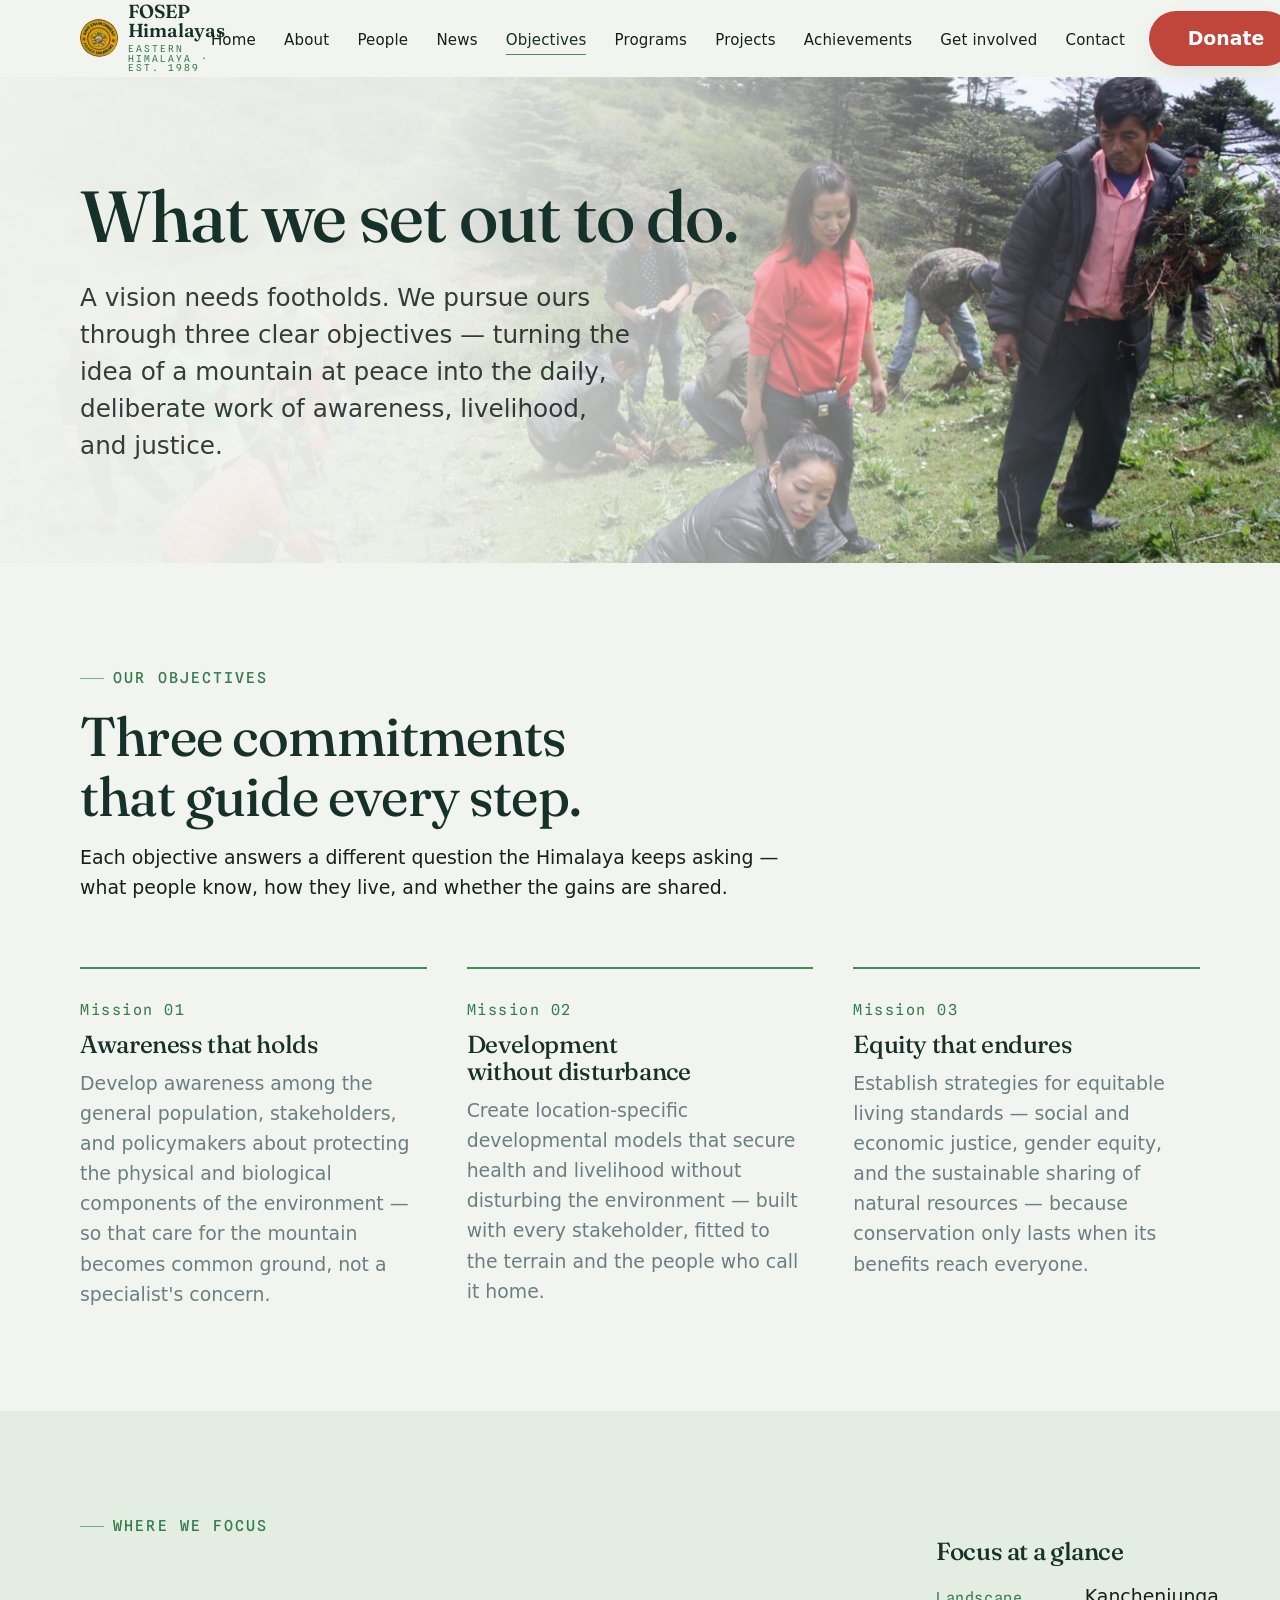
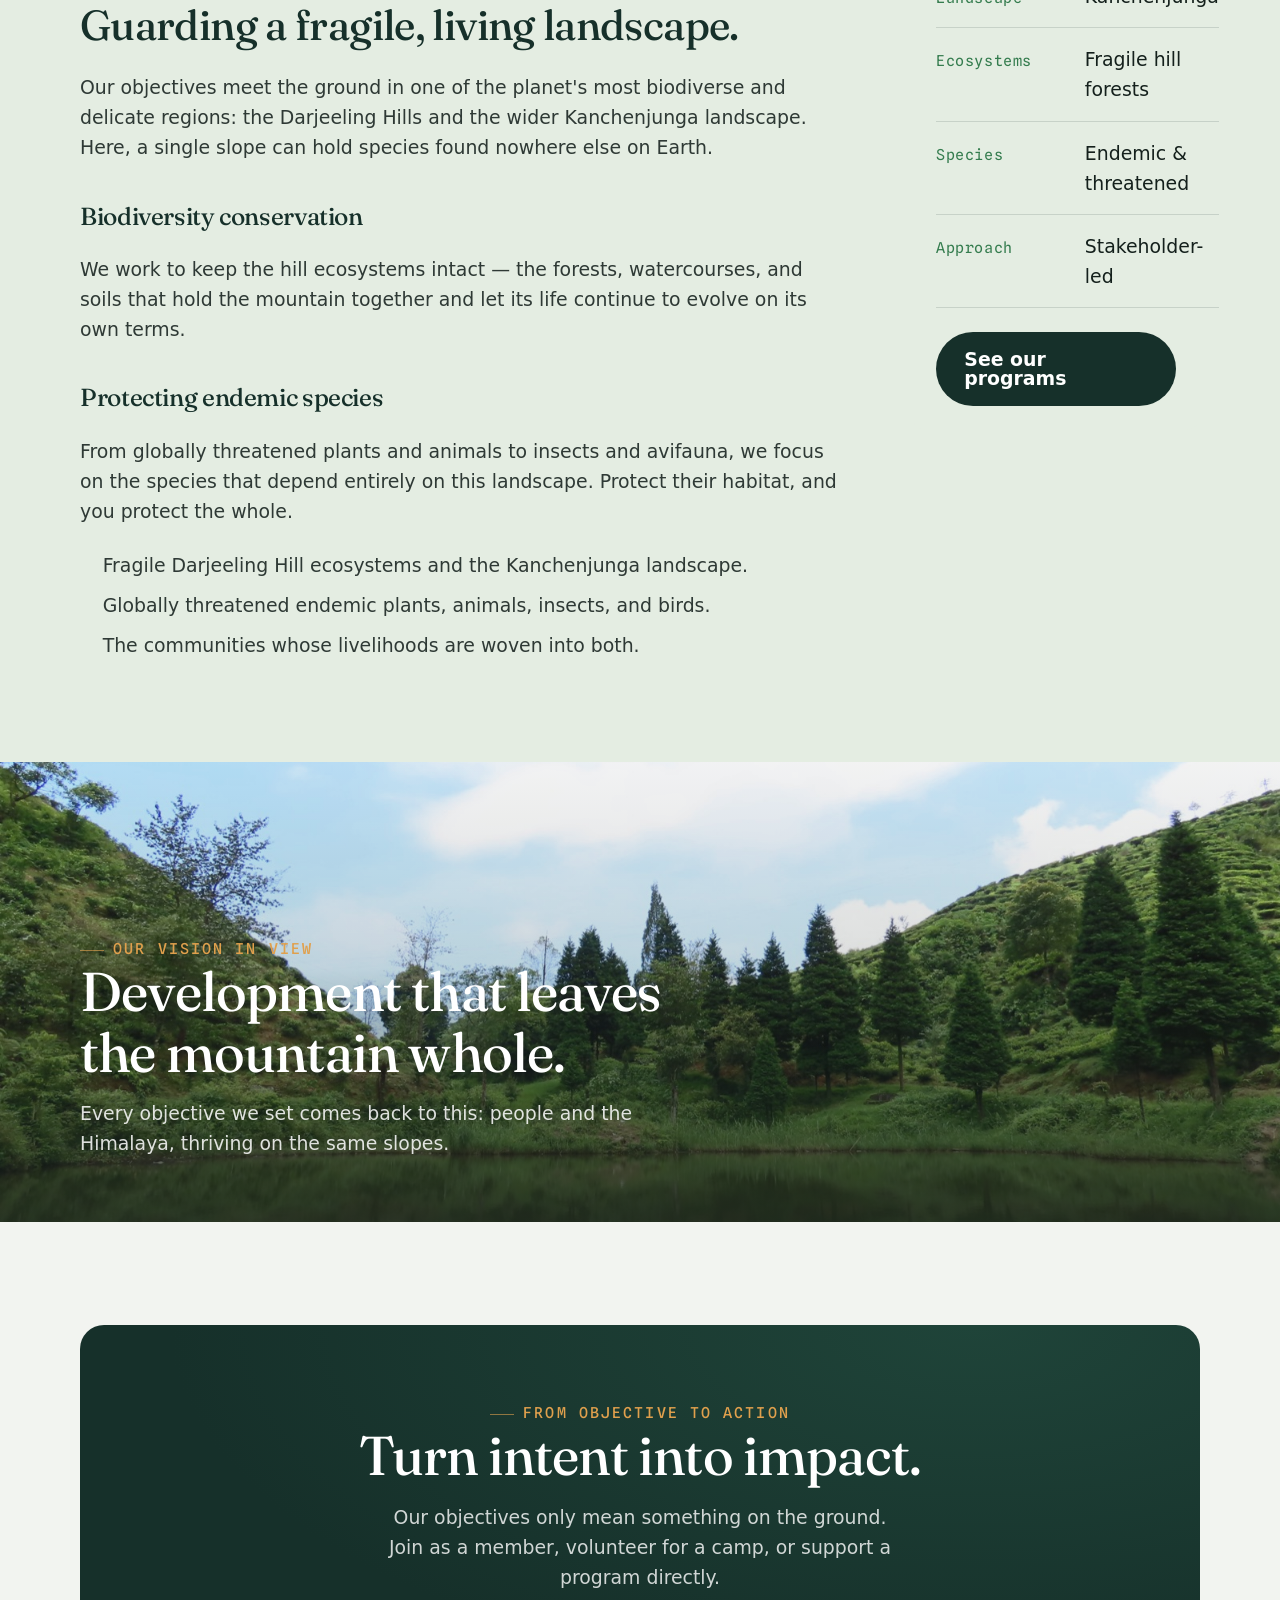
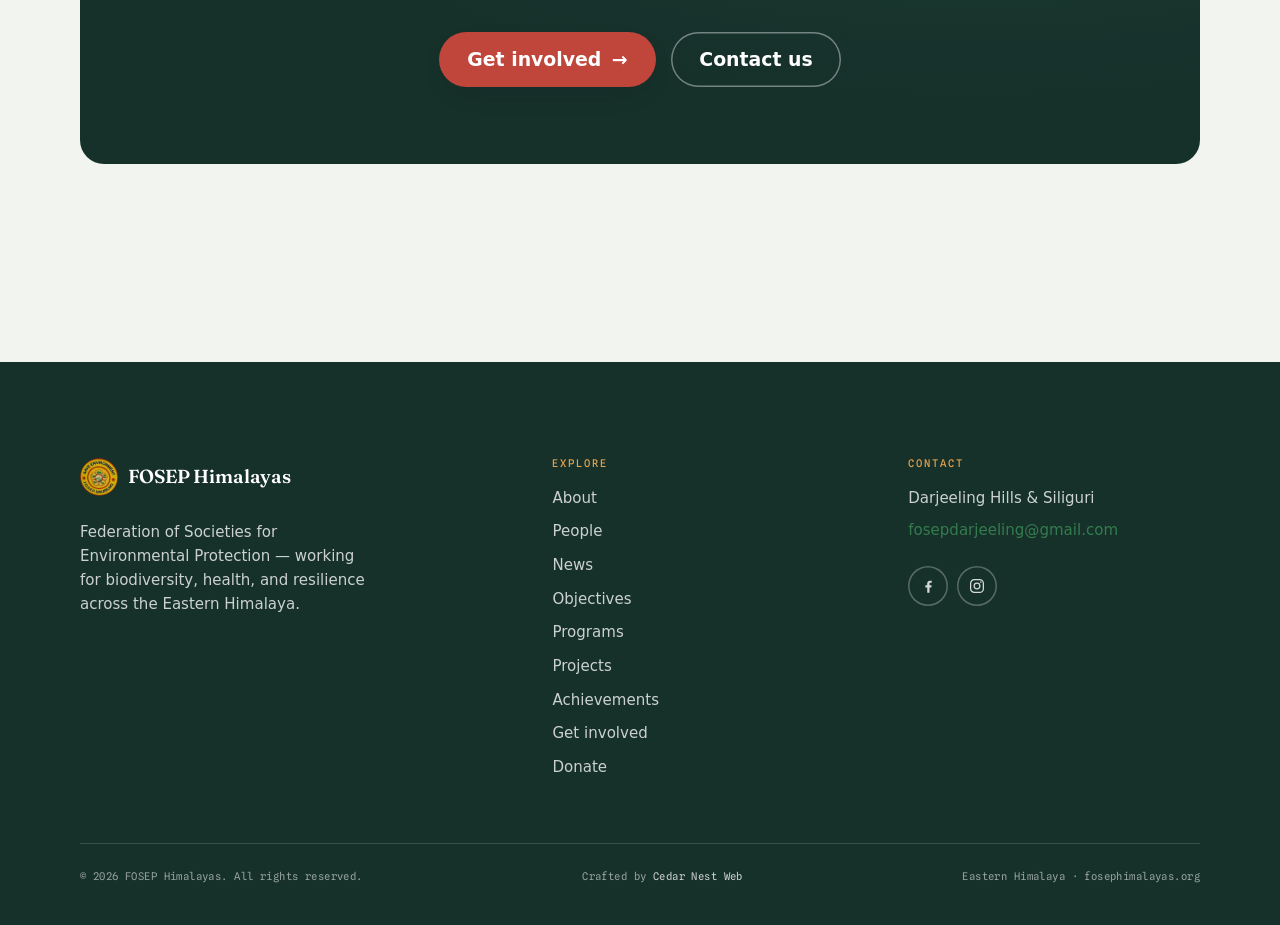
<file: pages/objectives.html>
<!doctype html>
<html lang="en">
<head>
  <meta charset="utf-8">
  <meta name="viewport" content="width=device-width, initial-scale=1">
  <title>Objectives — FOSEP Himalayas</title>
  <meta name="description" content="The objectives of FOSEP — awareness, sustainable development models, and equity — and our focus on biodiversity in the Darjeeling Hills and Kanchenjunga landscape.">
  <link rel="icon" href="../assets/icons/logo.png" type="image/png">
  <meta name="theme-color" content="#16302A">
  <link rel="canonical" href="https://fosephimalayas.org/pages/objectives.html">
  <meta property="og:type" content="website">
  <meta property="og:site_name" content="FOSEP Himalayas">
  <meta property="og:title" content="Objectives — FOSEP Himalayas">
  <meta property="og:description" content="The objectives of FOSEP — awareness, sustainable development models, and equity — and our focus on biodiversity in the Darjeeling Hills and Kanchenjunga landscape.">
  <meta property="og:url" content="https://fosephimalayas.org/pages/objectives.html">
  <meta property="og:image" content="https://fosephimalayas.org/assets/img/og-cover.jpg">
  <meta name="twitter:card" content="summary_large_image">
  <meta name="twitter:title" content="Objectives — FOSEP Himalayas">
  <meta name="twitter:description" content="The objectives of FOSEP — awareness, sustainable development models, and equity — and our focus on biodiversity in the Darjeeling Hills and Kanchenjunga landscape.">
  <meta name="twitter:image" content="https://fosephimalayas.org/assets/img/og-cover.jpg">
  <link rel="apple-touch-icon" href="../assets/icons/apple-touch-icon.png">
  <link rel="manifest" href="../site.webmanifest">
  <link rel="preconnect" href="https://fonts.googleapis.com">
  <link rel="preconnect" href="https://fonts.gstatic.com" crossorigin>
  <link href="https://fonts.googleapis.com/css2?family=Fraunces:ital,opsz,wght@0,9..144,400..600;1,9..144,400..500&family=Hanken+Grotesque:wght@400;500;600;700&family=Spline+Sans+Mono:wght@400;500&display=swap" rel="stylesheet">
  <link rel="stylesheet" href="../assets/css/reset.css">
  <link rel="stylesheet" href="../assets/css/tokens.css">
  <link rel="stylesheet" href="../assets/css/base.css">
  <link rel="stylesheet" href="../assets/css/components.css">
</head>
<body>
  <a class="skip-link" href="#main">Skip to content</a>

  <header class="site-header">
    <div class="container">
      <nav class="nav" aria-label="Primary">
        <a class="brand" href="../index.html" aria-label="FOSEP Himalayas home">
          <img decoding="async" class="brand__mark" src="../assets/icons/logo.png" alt="" width="34" height="34">
          <span class="brand__text">
            <span class="brand__name">FOSEP Himalayas</span>
            <span class="brand__sub">Eastern Himalaya · Est. 1989</span>
          </span>
        </a>
        <ul class="nav__menu" role="list">
          <li><a class="nav__link" href="../index.html">Home</a></li>
          <li><a class="nav__link" href="about.html">About</a></li>
          <li><a class="nav__link" href="people.html">People</a></li>
          <li><a class="nav__link" href="news.html">News</a></li>
          <li><a class="nav__link" aria-current="page" href="objectives.html">Objectives</a></li>
          <li><a class="nav__link" href="programs.html">Programs</a></li>
          <li><a class="nav__link" href="projects.html">Projects</a></li>
          <li><a class="nav__link" href="achievements.html">Achievements</a></li>
          <li><a class="nav__link" href="get-involved.html">Get involved</a></li>
          <li><a class="nav__link" href="contact.html">Contact</a></li>
        <li class="nav__mobile-cta"><a class="btn btn--primary btn--donate" href="donate.html"><svg class="heart" viewBox="0 0 24 24" width="18" height="18" fill="currentColor" aria-hidden="true"><path d="M19 14c1.49-1.46 3-3.21 3-5.5A5.5 5.5 0 0 0 16.5 3c-1.76 0-3 .5-4.5 2-1.5-1.5-2.74-2-4.5-2A5.5 5.5 0 0 0 2 8.5c0 2.3 1.5 4.05 3 5.5l7 7Z"/></svg>Donate</a></li>
        </ul>
        <div class="nav__actions">
          <a class="btn btn--primary btn--donate" href="donate.html"><svg class="heart" viewBox="0 0 24 24" width="18" height="18" fill="currentColor" aria-hidden="true"><path d="M19 14c1.49-1.46 3-3.21 3-5.5A5.5 5.5 0 0 0 16.5 3c-1.76 0-3 .5-4.5 2-1.5-1.5-2.74-2-4.5-2A5.5 5.5 0 0 0 2 8.5c0 2.3 1.5 4.05 3 5.5l7 7Z"/></svg>Donate</a>
        </div>
        <button class="nav__toggle" type="button" aria-label="Toggle menu" aria-expanded="false">
          <span></span>
        </button>
      </nav>
    </div>
  </header>

  <main id="main">
    <section class="page-hero ph-objectives">
      <div class="container page-hero__inner">
        <h1>What we set out to do.</h1>
        <p class="lead">A vision needs footholds. We pursue ours through three clear objectives — turning the idea of a mountain at peace into the daily, deliberate work of awareness, livelihood, and justice.</p>
      </div>
    </section>

    <section class="section">
      <div class="container">
        <div class="section-head" data-reveal>
          <span class="eyebrow">Our objectives</span>
          <h2>Three commitments that guide every step.</h2>
          <p>Each objective answers a different question the Himalaya keeps asking — what people know, how they live, and whether the gains are shared.</p>
        </div>

        <div class="pillars">
          <article class="pillar" data-reveal>
            <span class="pillar__no">Mission 01</span>
            <h3>Awareness that holds</h3>
            <p>Develop awareness among the general population, stakeholders, and policymakers about protecting the physical and biological components of the environment — so that care for the mountain becomes common ground, not a specialist's concern.</p>
          </article>
          <article class="pillar" data-reveal style="--reveal-delay:90ms">
            <span class="pillar__no">Mission 02</span>
            <h3>Development without disturbance</h3>
            <p>Create location-specific developmental models that secure health and livelihood without disturbing the environment — built with every stakeholder, fitted to the terrain and the people who call it home.</p>
          </article>
          <article class="pillar" data-reveal style="--reveal-delay:180ms">
            <span class="pillar__no">Mission 03</span>
            <h3>Equity that endures</h3>
            <p>Establish strategies for equitable living standards — social and economic justice, gender equity, and the sustainable sharing of natural resources — because conservation only lasts when its benefits reach everyone.</p>
          </article>
        </div>
      </div>
    </section>

    <section class="section" style="background:var(--moss-tint)">
      <div class="container">
        <div class="layout-2col">
          <div class="prose" data-reveal>
            <span class="eyebrow">Where we focus</span>
            <h2>Guarding a fragile, living landscape.</h2>
            <p>Our objectives meet the ground in one of the planet's most biodiverse and delicate regions: the Darjeeling Hills and the wider Kanchenjunga landscape. Here, a single slope can hold species found nowhere else on Earth.</p>

            <h3>Biodiversity conservation</h3>
            <p>We work to keep the hill ecosystems intact — the forests, watercourses, and soils that hold the mountain together and let its life continue to evolve on its own terms.</p>

            <h3>Protecting endemic species</h3>
            <p>From globally threatened plants and animals to insects and avifauna, we focus on the species that depend entirely on this landscape. Protect their habitat, and you protect the whole.</p>

            <ul role="list">
              <li>Fragile Darjeeling Hill ecosystems and the Kanchenjunga landscape.</li>
              <li>Globally threatened endemic plants, animals, insects, and birds.</li>
              <li>The communities whose livelihoods are woven into both.</li>
            </ul>
          </div>

          <aside class="aside-card" data-reveal style="--reveal-delay:120ms">
            <h4>Focus at a glance</h4>
            <div class="facts">
              <div class="fact"><span class="fact__key">Landscape</span><span class="fact__val">Kanchenjunga</span></div>
              <div class="fact"><span class="fact__key">Ecosystems</span><span class="fact__val">Fragile hill forests</span></div>
              <div class="fact"><span class="fact__key">Species</span><span class="fact__val">Endemic &amp; threatened</span></div>
              <div class="fact"><span class="fact__key">Approach</span><span class="fact__val">Stakeholder-led</span></div>
            </div>
            <a class="btn btn--solid" href="programs.html" style="margin-top:var(--space-md)">See our programs</a>
          </aside>
        </div>
      </div>
    </section>

    <section class="landscape-band" data-reveal>
      <img decoding="async" width="1600" height="1063" src="../assets/img/lake-on-the-mountains.jpg" alt="A still mountain pond reflecting conifers and tea-covered slopes in the Darjeeling hills" loading="lazy">
      <div class="landscape-band__caption">
        <span class="eyebrow">Our vision in view</span>
        <h2>Development that leaves the mountain whole.</h2>
        <p>Every objective we set comes back to this: people and the Himalaya, thriving on the same slopes.</p>
      </div>
    </section>

    <section class="section">
      <div class="container">
        <div class="cta-band" data-reveal>
          <span class="eyebrow on-dark">From objective to action</span>
          <h2>Turn intent into impact.</h2>
          <p>Our objectives only mean something on the ground. Join as a member, volunteer for a camp, or support a program directly.</p>
          <div class="hero__actions">
            <a class="btn btn--primary" href="get-involved.html">Get involved <span class="arrow" aria-hidden="true">→</span></a>
            <a class="btn btn--on-dark" href="contact.html">Contact us</a>
          </div>
        </div>
      </div>
    </section>
  </main>

  <footer class="site-footer">
    <div class="container">
      <div class="footer__grid">
        <div>
          <a class="brand" href="../index.html" aria-label="FOSEP Himalayas home">
            <img decoding="async" class="brand__mark" src="../assets/icons/logo.png" alt="" width="34" height="34">
            <span class="brand__text"><span class="brand__name">FOSEP Himalayas</span></span>
          </a>
          <p class="footer__about">Federation of Societies for Environmental Protection — working for biodiversity, health, and resilience across the Eastern Himalaya.</p>
        </div>
        <div>
          <h4>Explore</h4>
          <div class="footer__links">
            <a href="about.html">About</a>
            <a href="people.html">People</a>
            <a href="news.html">News</a>
            <a href="objectives.html">Objectives</a>
            <a href="programs.html">Programs</a>
            <a href="projects.html">Projects</a>
            <a href="achievements.html">Achievements</a>
            <a href="get-involved.html">Get involved</a>
            <a href="donate.html">Donate</a>
          </div>
        </div>
        <div>
          <h4>Contact</h4>
          <div class="footer__contact">
            <span>Darjeeling Hills &amp; Siliguri</span>
            <a href="mailto:fosepdarjeeling@gmail.com">fosepdarjeeling@gmail.com</a>
          </div>
            <div class="socials socials--footer"><a class="social" href="https://www.facebook.com/share/1D65cW1Aer/" target="_blank" rel="noopener" aria-label="FOSEP Himalayas on Facebook"><svg viewBox="0 0 24 24" fill="currentColor" aria-hidden="true"><path d="M14 21v-7h2.4l.4-2.9H14V9.2c0-.85.24-1.43 1.46-1.43H17V5.16c-.27-.04-1.2-.11-2.28-.11-2.26 0-3.8 1.38-3.8 3.9v2.18H8.5V14H11v7z"/></svg></a><a class="social" href="https://www.instagram.com/salamander_ark_himalaya?igsh=MWNrcDMzOWppZ3k4Yg==" target="_blank" rel="noopener" aria-label="FOSEP Himalayas on Instagram"><svg viewBox="0 0 24 24" fill="none" stroke="currentColor" stroke-width="1.7" aria-hidden="true"><rect x="3.5" y="3.5" width="17" height="17" rx="5"/><circle cx="12" cy="12" r="3.8"/><circle cx="17.2" cy="6.8" r="1.1" fill="currentColor" stroke="none"/></svg></a></div>
        </div>
      </div>
      <div class="footer__bottom">
        <span>© <span data-year>2026</span> FOSEP Himalayas. All rights reserved.</span>
        <span>Crafted by <a href="https://cedarnestweb.vercel.app/" target="_blank" rel="noopener">Cedar Nest Web</a></span>
        <span>Eastern Himalaya · fosephimalayas.org</span>
      </div>
    </div>
  </footer>

  <script src="../assets/js/main.js" defer></script>
</body>
</html>
</file>
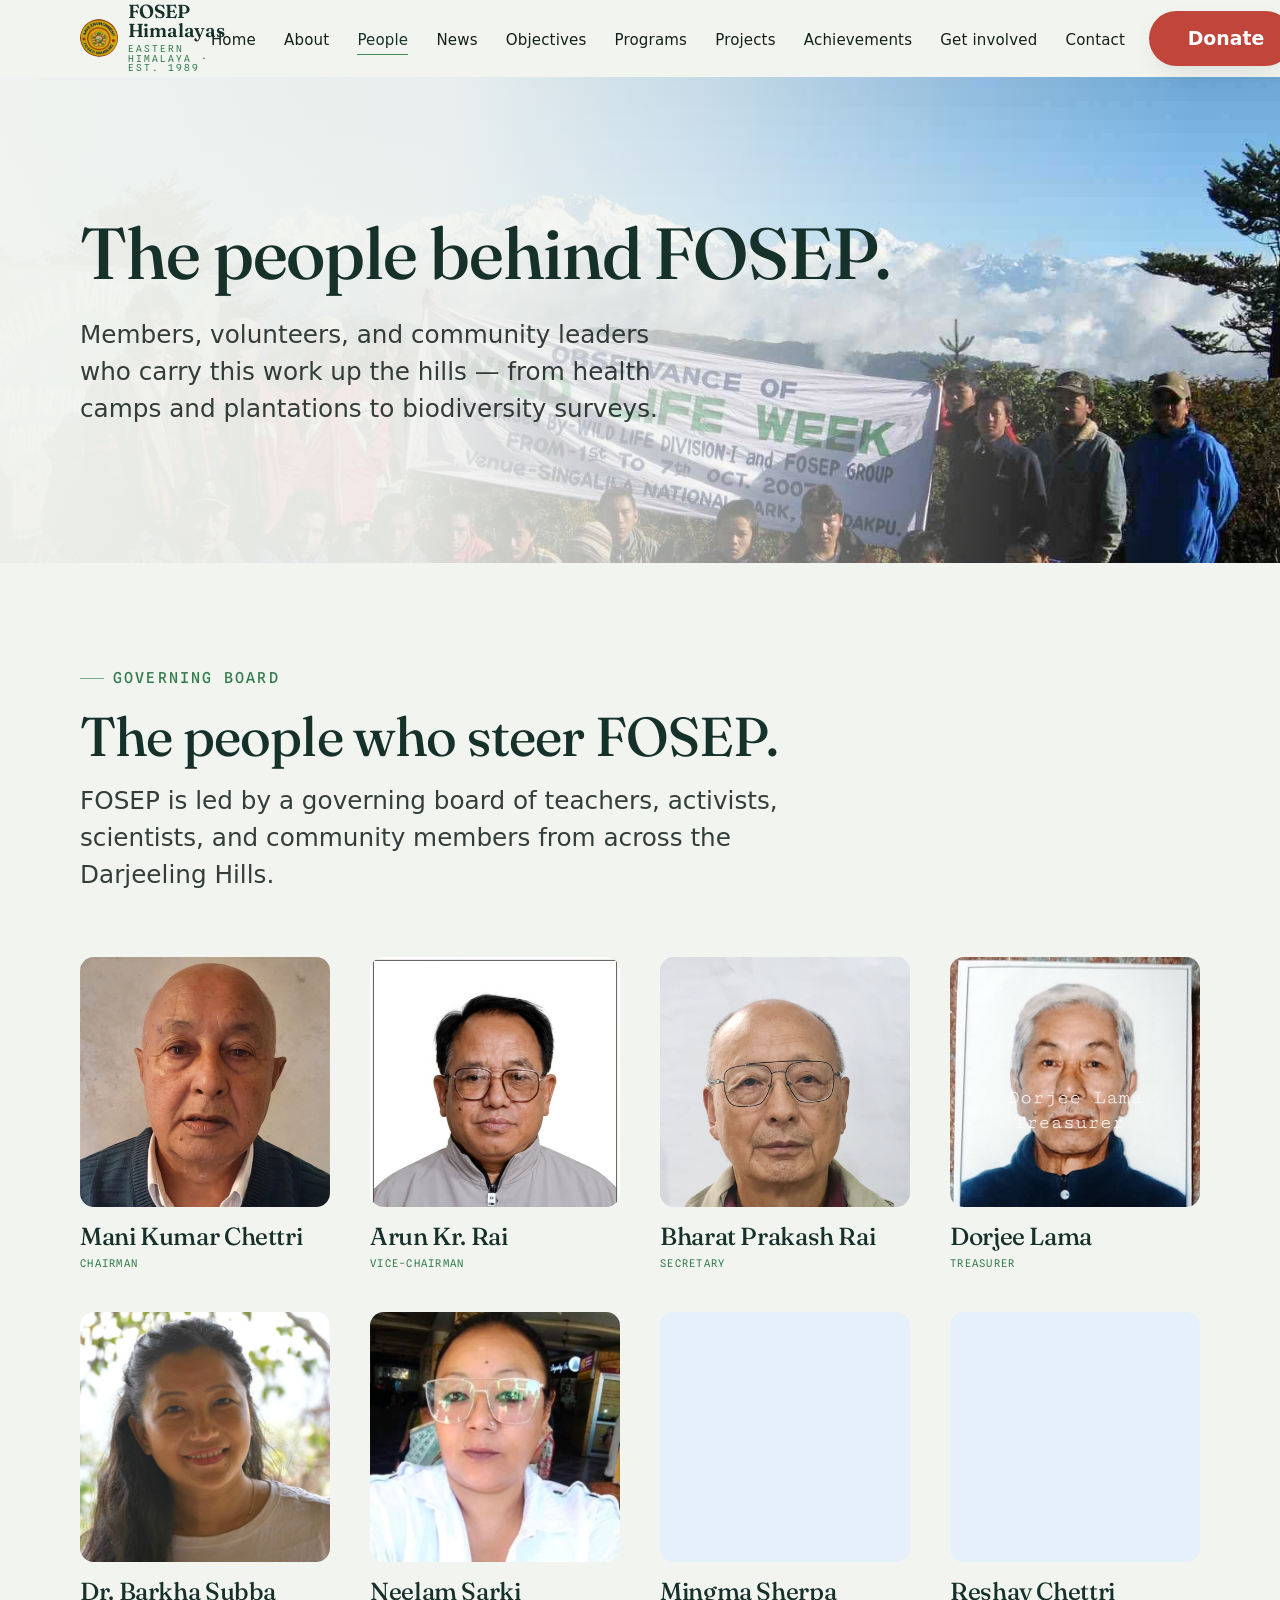
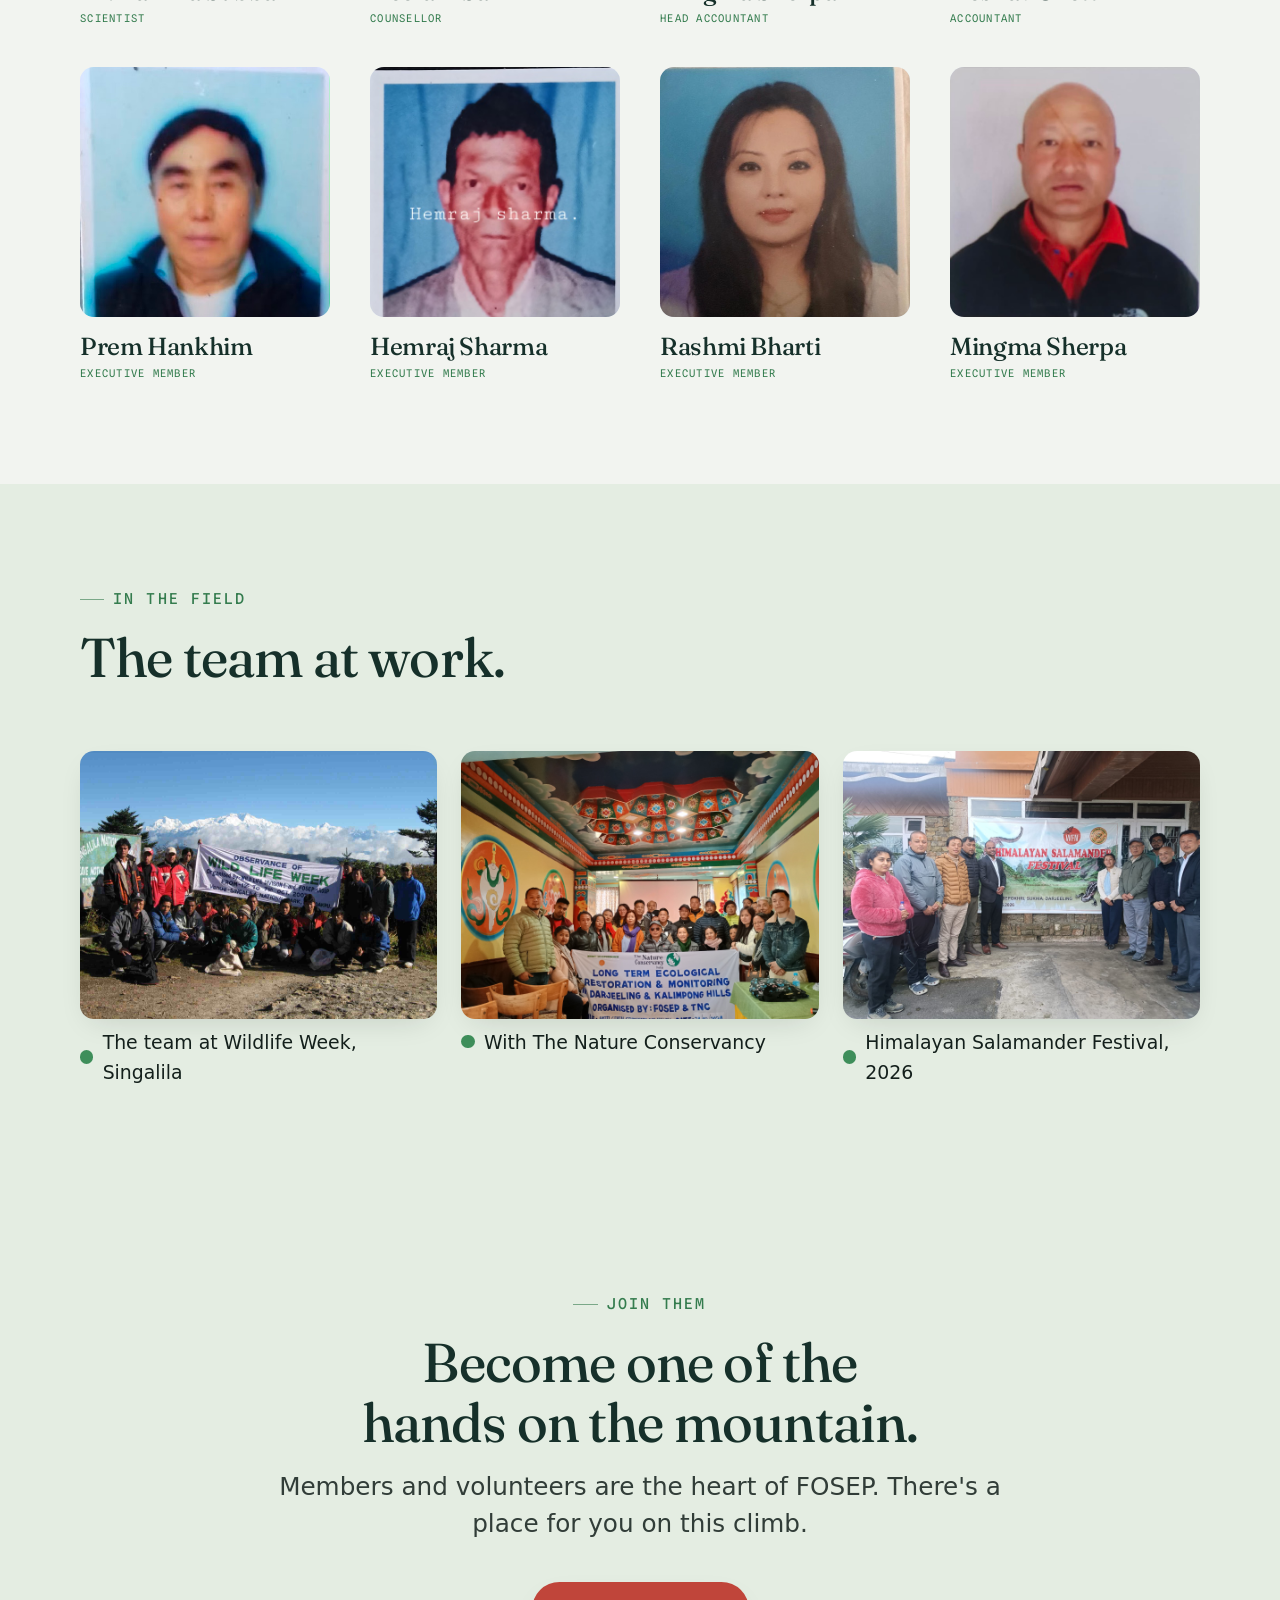
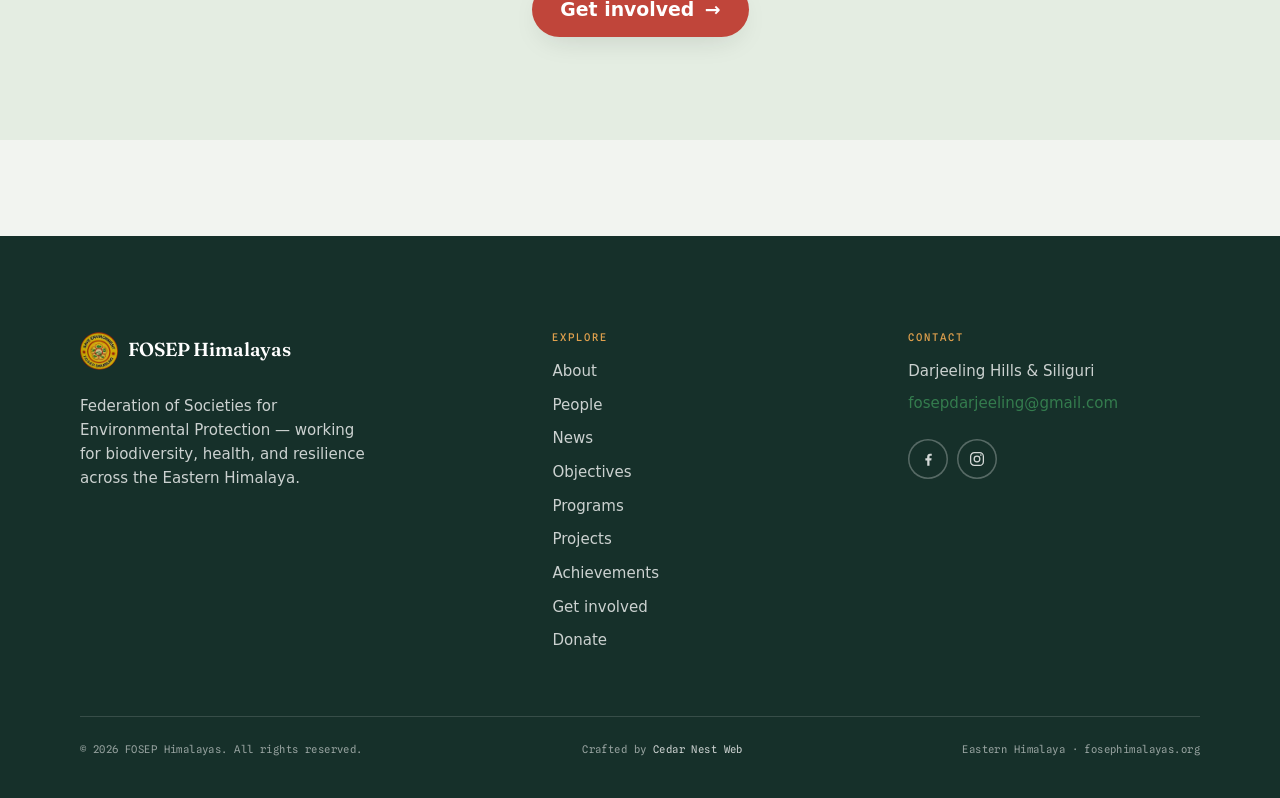
<file: pages/people.html>
<!doctype html>
<html lang="en">
<head>
  <meta charset="utf-8">
  <meta name="viewport" content="width=device-width, initial-scale=1">
  <title>People — FOSEP Himalayas</title>
  <meta name="description" content="The people behind FOSEP — the members, volunteers, and leaders working for the Eastern Himalaya across the Darjeeling Hills and Siliguri.">
  <link rel="icon" href="../assets/icons/logo.png" type="image/png">
  <meta name="theme-color" content="#16302A">
  <link rel="canonical" href="https://fosephimalayas.org/pages/people.html">
  <meta property="og:type" content="website">
  <meta property="og:site_name" content="FOSEP Himalayas">
  <meta property="og:title" content="People — FOSEP Himalayas">
  <meta property="og:description" content="The people behind FOSEP — the members, volunteers, and leaders working for the Eastern Himalaya across the Darjeeling Hills and Siliguri.">
  <meta property="og:url" content="https://fosephimalayas.org/pages/people.html">
  <meta property="og:image" content="https://fosephimalayas.org/assets/img/og-cover.jpg">
  <meta name="twitter:card" content="summary_large_image">
  <meta name="twitter:title" content="People — FOSEP Himalayas">
  <meta name="twitter:description" content="The people behind FOSEP — the members, volunteers, and leaders working for the Eastern Himalaya across the Darjeeling Hills and Siliguri.">
  <meta name="twitter:image" content="https://fosephimalayas.org/assets/img/og-cover.jpg">
  <link rel="apple-touch-icon" href="../assets/icons/apple-touch-icon.png">
  <link rel="manifest" href="../site.webmanifest">
  <link rel="preconnect" href="https://fonts.googleapis.com">
  <link rel="preconnect" href="https://fonts.gstatic.com" crossorigin>
  <link href="https://fonts.googleapis.com/css2?family=Fraunces:ital,opsz,wght@0,9..144,400..600;1,9..144,400..500&family=Hanken+Grotesque:wght@400;500;600;700&family=Spline+Sans+Mono:wght@400;500&display=swap" rel="stylesheet">
  <link rel="stylesheet" href="../assets/css/reset.css">
  <link rel="stylesheet" href="../assets/css/tokens.css">
  <link rel="stylesheet" href="../assets/css/base.css">
  <link rel="stylesheet" href="../assets/css/components.css">
</head>
<body>
  <a class="skip-link" href="#main">Skip to content</a>

  <header class="site-header">
    <div class="container">
      <nav class="nav" aria-label="Primary">
        <a class="brand" href="../index.html" aria-label="FOSEP Himalayas home">
          <img decoding="async" class="brand__mark" src="../assets/icons/logo.png" alt="" width="34" height="34">
          <span class="brand__text">
            <span class="brand__name">FOSEP Himalayas</span>
            <span class="brand__sub">Eastern Himalaya · Est. 1989</span>
          </span>
        </a>
        <ul class="nav__menu" role="list">
          <li><a class="nav__link" href="../index.html">Home</a></li>
          <li><a class="nav__link" href="about.html">About</a></li>
          <li><a class="nav__link" aria-current="page" href="people.html">People</a></li>
          <li><a class="nav__link" href="news.html">News</a></li>
          <li><a class="nav__link" href="objectives.html">Objectives</a></li>
          <li><a class="nav__link" href="programs.html">Programs</a></li>
          <li><a class="nav__link" href="projects.html">Projects</a></li>
          <li><a class="nav__link" href="achievements.html">Achievements</a></li>
          <li><a class="nav__link" href="get-involved.html">Get involved</a></li>
          <li><a class="nav__link" href="contact.html">Contact</a></li>
        <li class="nav__mobile-cta"><a class="btn btn--primary btn--donate" href="donate.html"><svg class="heart" viewBox="0 0 24 24" width="18" height="18" fill="currentColor" aria-hidden="true"><path d="M19 14c1.49-1.46 3-3.21 3-5.5A5.5 5.5 0 0 0 16.5 3c-1.76 0-3 .5-4.5 2-1.5-1.5-2.74-2-4.5-2A5.5 5.5 0 0 0 2 8.5c0 2.3 1.5 4.05 3 5.5l7 7Z"/></svg>Donate</a></li>
        </ul>
        <div class="nav__actions">
          <a class="btn btn--primary btn--donate" href="donate.html"><svg class="heart" viewBox="0 0 24 24" width="18" height="18" fill="currentColor" aria-hidden="true"><path d="M19 14c1.49-1.46 3-3.21 3-5.5A5.5 5.5 0 0 0 16.5 3c-1.76 0-3 .5-4.5 2-1.5-1.5-2.74-2-4.5-2A5.5 5.5 0 0 0 2 8.5c0 2.3 1.5 4.05 3 5.5l7 7Z"/></svg>Donate</a>
        </div>
        <button class="nav__toggle" type="button" aria-label="Toggle menu" aria-expanded="false">
          <span></span>
        </button>
      </nav>
    </div>
  </header>

  <main id="main">
    <section class="page-hero ph-people">
      <div class="container page-hero__inner">
        <h1>The people behind FOSEP.</h1>
        <p class="lead">Members, volunteers, and community leaders who carry this work up the hills — from health camps and plantations to biodiversity surveys.</p>
      </div>
    </section>

    <section class="section">
      <div class="container">
        <div class="section-head" data-reveal>
          <span class="eyebrow">Governing board</span>
          <h2>The people who steer FOSEP.</h2>
          <p class="lead measure">FOSEP is led by a governing board of teachers, activists, scientists, and community members from across the Darjeeling Hills.</p>
        </div>

        <div class="people-grid">
          <div class="person" data-reveal>
            <div class="person__photo"><img decoding="async" width="483" height="600" src="../assets/img/people/mani-kumar-chettri.jpg" alt="Mani Kumar Chettri" loading="lazy"></div>
            <h3>Mani Kumar Chettri</h3><span class="person__role">Chairman</span>
          </div>
          <div class="person" data-reveal>
            <div class="person__photo"><img decoding="async" width="480" height="600" src="../assets/img/people/arun-rai.jpg" alt="Arun Kr. Rai" loading="lazy"></div>
            <h3>Arun Kr. Rai</h3><span class="person__role">Vice-Chairman</span>
          </div>
          <div class="person" data-reveal>
            <div class="person__photo"><img decoding="async" width="450" height="600" src="../assets/img/people/bharat-prakash-rai.jpg" alt="Bharat Prakash Rai" loading="lazy"></div>
            <h3>Bharat Prakash Rai</h3><span class="person__role">Secretary</span>
          </div>
          <div class="person" data-reveal>
            <div class="person__photo"><img decoding="async" width="491" height="600" src="../assets/img/people/dorjee-lama.jpg" alt="Dorjee Lama" loading="lazy"></div>
            <h3>Dorjee Lama</h3><span class="person__role">Treasurer</span>
          </div>
          <div class="person" data-reveal>
            <div class="person__photo"><img decoding="async" width="561" height="600" src="../assets/img/people/barkha-subba.jpg" alt="Dr. Barkha Subba" loading="lazy"></div>
            <h3>Dr. Barkha Subba</h3><span class="person__role">Scientist</span>
          </div>
          <div class="person" data-reveal>
            <div class="person__photo"><img decoding="async" width="559" height="600" src="../assets/img/people/neelam-sarki.jpg" alt="Neelam Sarki" loading="lazy"></div>
            <h3>Neelam Sarki</h3><span class="person__role">Counsellor</span>
          </div>
          <div class="person" data-reveal>
            <div class="person__photo"><img decoding="async" width="450" height="600" src="../assets/img/people/mingma-sherpa-head-accountant.jpg" alt="Mingma Sherpa" loading="lazy"></div>
            <h3>Mingma Sherpa</h3><span class="person__role">Head Accountant</span>
          </div>
          <div class="person" data-reveal>
            <div class="person__photo"><img decoding="async" width="600" height="577" src="../assets/img/people/reshav-chettri.jpg" alt="Reshav Chettri" loading="lazy"></div>
            <h3>Reshav Chettri</h3><span class="person__role">Accountant</span>
          </div>
          <div class="person" data-reveal>
            <div class="person__photo"><img decoding="async" width="465" height="600" src="../assets/img/people/prem-hankhim.jpg" alt="Prem Hankhim" loading="lazy"></div>
            <h3>Prem Hankhim</h3><span class="person__role">Executive Member</span>
          </div>
          <div class="person" data-reveal>
            <div class="person__photo"><img decoding="async" width="511" height="600" src="../assets/img/people/hemraj-sharma.jpg" alt="Hemraj Sharma" loading="lazy"></div>
            <h3>Hemraj Sharma</h3><span class="person__role">Executive Member</span>
          </div>
          <div class="person" data-reveal>
            <div class="person__photo"><img decoding="async" width="457" height="600" src="../assets/img/people/rashmi-bharati.jpg" alt="Rashmi Bharti" loading="lazy"></div>
            <h3>Rashmi Bharti</h3><span class="person__role">Executive Member</span>
          </div>
          <div class="person" data-reveal>
            <div class="person__photo"><img decoding="async" width="600" height="589" src="../assets/img/people/mingma-sherpa-em.jpg" alt="Mingma Sherpa" loading="lazy"></div>
            <h3>Mingma Sherpa</h3><span class="person__role">Executive Member</span>
          </div>
        </div>
      </div>
    </section>

    <section class="section" style="background:var(--moss-tint)">
      <div class="container">
        <div class="section-head" data-reveal>
          <span class="eyebrow">In the field</span>
          <h2>The team at work.</h2>
        </div>
        <div class="gallery gallery--field">
          <figure data-reveal><div class="figure__frame"><img decoding="async" width="1600" height="1200" src="../assets/img/fosep-team-photo.jpg" alt="FOSEP team with a Wildlife Week banner at Singalila National Park" loading="lazy"></div><figcaption>The team at Wildlife Week, Singalila</figcaption></figure>
          <figure data-reveal style="--reveal-delay:80ms"><div class="figure__frame"><img decoding="async" width="1600" height="1200" src="../assets/img/campaign.jpg" alt="FOSEP and The Nature Conservancy members at an ecological restoration gathering" loading="lazy"></div><figcaption>With The Nature Conservancy</figcaption></figure>
          <figure data-reveal style="--reveal-delay:160ms"><div class="figure__frame"><img decoding="async" width="1600" height="1200" src="../assets/img/team-pic.jpg" alt="FOSEP members at the Himalayan Salamander Festival" loading="lazy"></div><figcaption>Himalayan Salamander Festival, 2026</figcaption></figure>
        </div>
      </div>
    </section>

    <section class="section" style="background:var(--moss-tint)">
      <div class="container">
        <div class="section-head center" data-reveal>
          <span class="eyebrow">Join them</span>
          <h2>Become one of the hands on the mountain.</h2>
          <p class="lead" style="margin-inline:auto">Members and volunteers are the heart of FOSEP. There's a place for you on this climb.</p>
        </div>
        <div class="text-center" style="margin-top:var(--space-lg)">
          <a class="btn btn--primary" href="get-involved.html">Get involved <span class="arrow" aria-hidden="true">→</span></a>
        </div>
      </div>
    </section>
  </main>

  <footer class="site-footer">
    <div class="container">
      <div class="footer__grid">
        <div>
          <a class="brand" href="../index.html" aria-label="FOSEP Himalayas home">
            <img decoding="async" class="brand__mark" src="../assets/icons/logo.png" alt="" width="34" height="34">
            <span class="brand__text"><span class="brand__name">FOSEP Himalayas</span></span>
          </a>
          <p class="footer__about">Federation of Societies for Environmental Protection — working for biodiversity, health, and resilience across the Eastern Himalaya.</p>
        </div>
        <div>
          <h4>Explore</h4>
          <div class="footer__links">
            <a href="about.html">About</a>
            <a href="people.html">People</a>
            <a href="news.html">News</a>
            <a href="objectives.html">Objectives</a>
            <a href="programs.html">Programs</a>
            <a href="projects.html">Projects</a>
            <a href="achievements.html">Achievements</a>
            <a href="get-involved.html">Get involved</a>
            <a href="donate.html">Donate</a>
          </div>
        </div>
        <div>
          <h4>Contact</h4>
          <div class="footer__contact">
            <span>Darjeeling Hills &amp; Siliguri</span>
            <a href="mailto:fosepdarjeeling@gmail.com">fosepdarjeeling@gmail.com</a>
          </div>
          <div class="socials socials--footer">
            <a class="social" href="https://www.facebook.com/share/1D65cW1Aer/" target="_blank" rel="noopener" aria-label="FOSEP Himalayas on Facebook"><svg viewBox="0 0 24 24" fill="currentColor" aria-hidden="true"><path d="M14 21v-7h2.4l.4-2.9H14V9.2c0-.85.24-1.43 1.46-1.43H17V5.16c-.27-.04-1.2-.11-2.28-.11-2.26 0-3.8 1.38-3.8 3.9v2.18H8.5V14H11v7z"/></svg></a>
            <a class="social" href="https://www.instagram.com/salamander_ark_himalaya?igsh=MWNrcDMzOWppZ3k4Yg==" target="_blank" rel="noopener" aria-label="FOSEP Himalayas on Instagram"><svg viewBox="0 0 24 24" fill="none" stroke="currentColor" stroke-width="1.7" aria-hidden="true"><rect x="3.5" y="3.5" width="17" height="17" rx="5"/><circle cx="12" cy="12" r="3.8"/><circle cx="17.2" cy="6.8" r="1.1" fill="currentColor" stroke="none"/></svg></a>
          </div>
        </div>
      </div>
      <div class="footer__bottom">
        <span>© <span data-year>2026</span> FOSEP Himalayas. All rights reserved.</span>
        <span>Crafted by <a href="https://cedarnestweb.vercel.app/" target="_blank" rel="noopener">Cedar Nest Web</a></span>
        <span>Eastern Himalaya · fosephimalayas.org</span>
      </div>
    </div>
  </footer>

  <script src="../assets/js/main.js" defer></script>
</body>
</html>
</file>
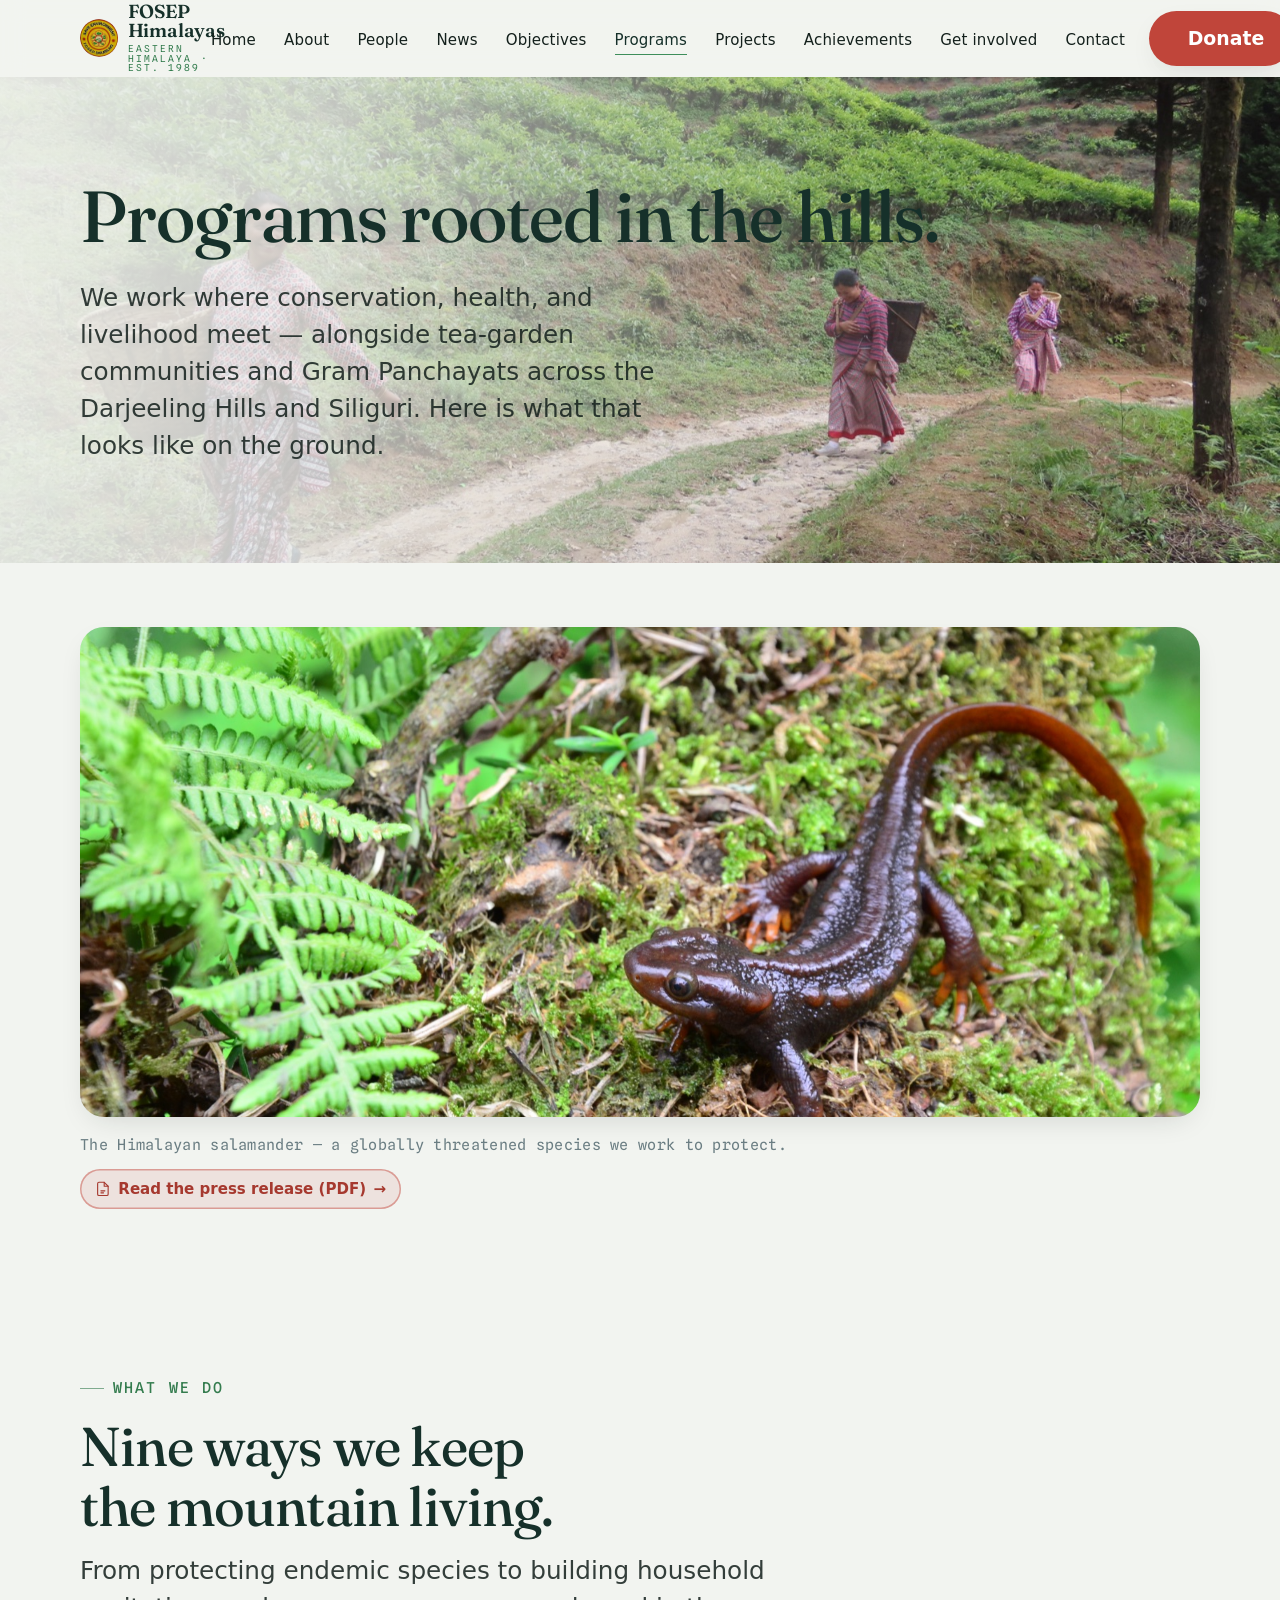
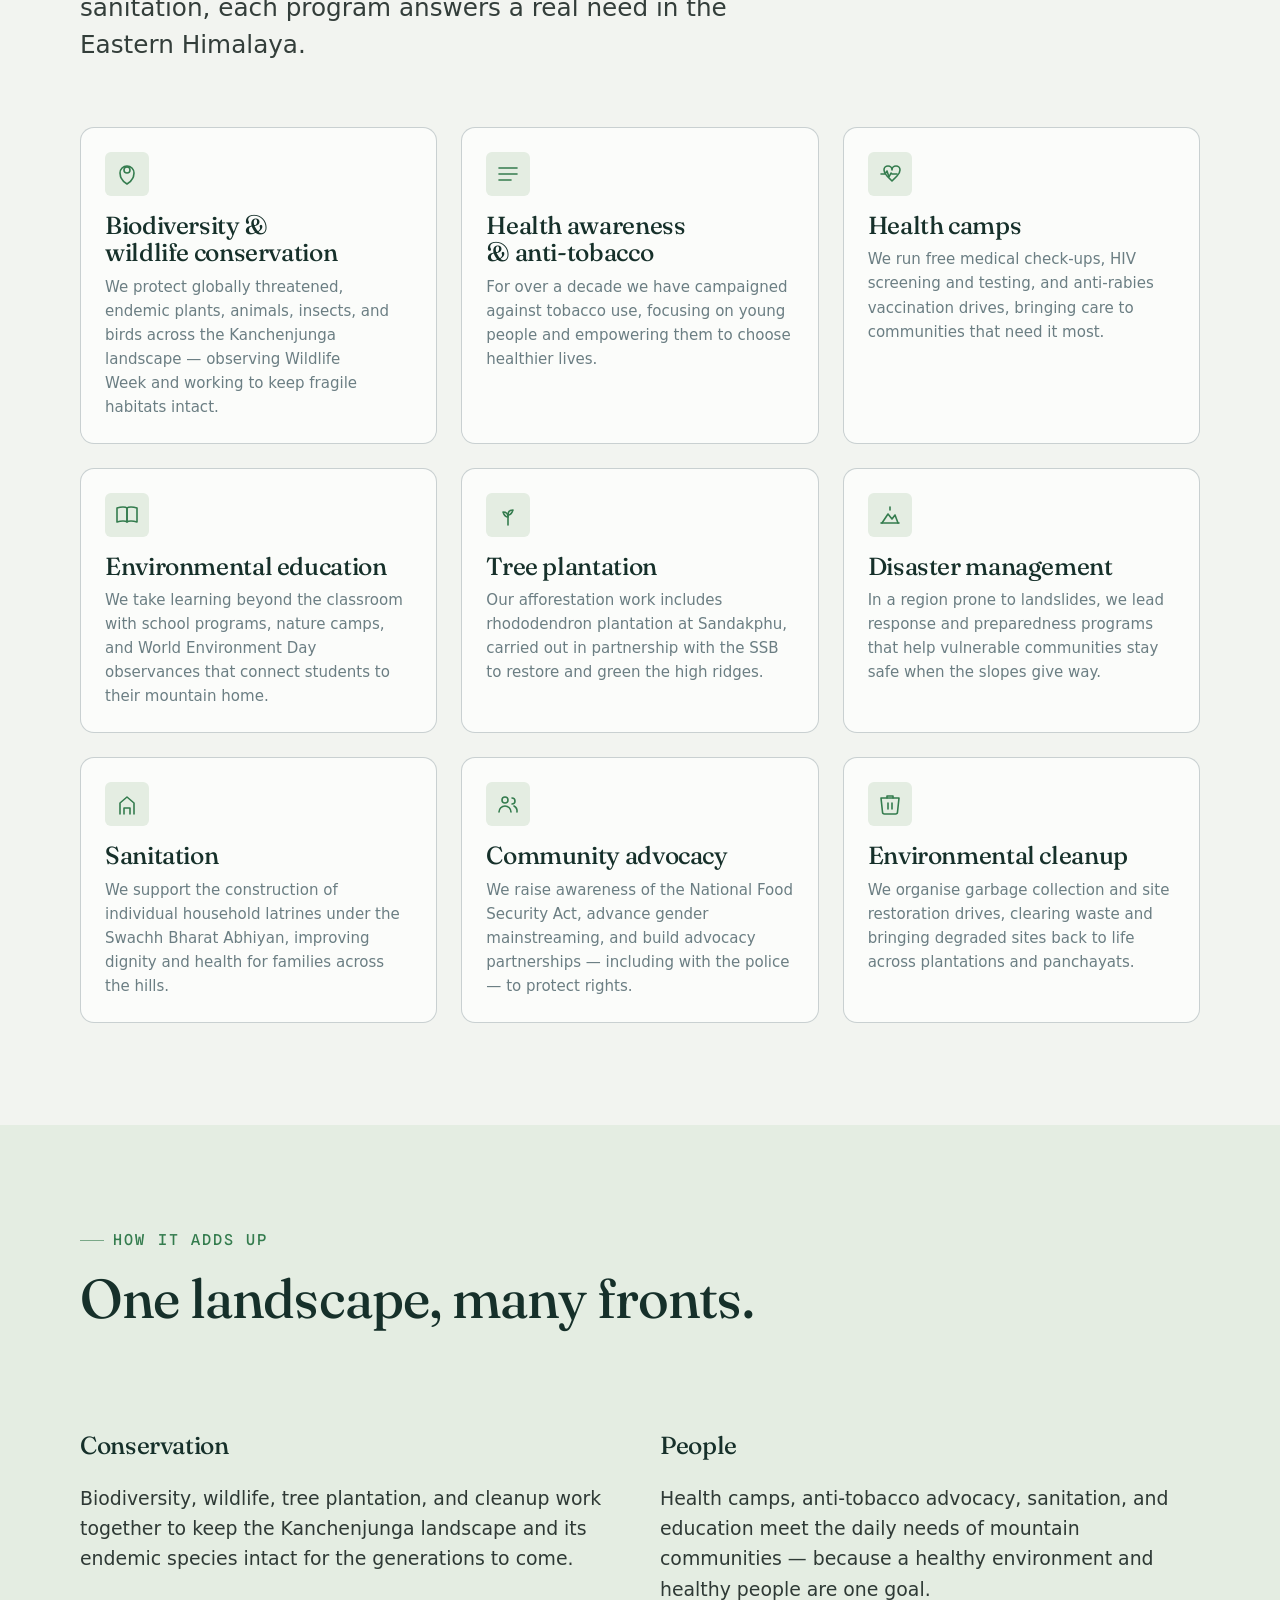
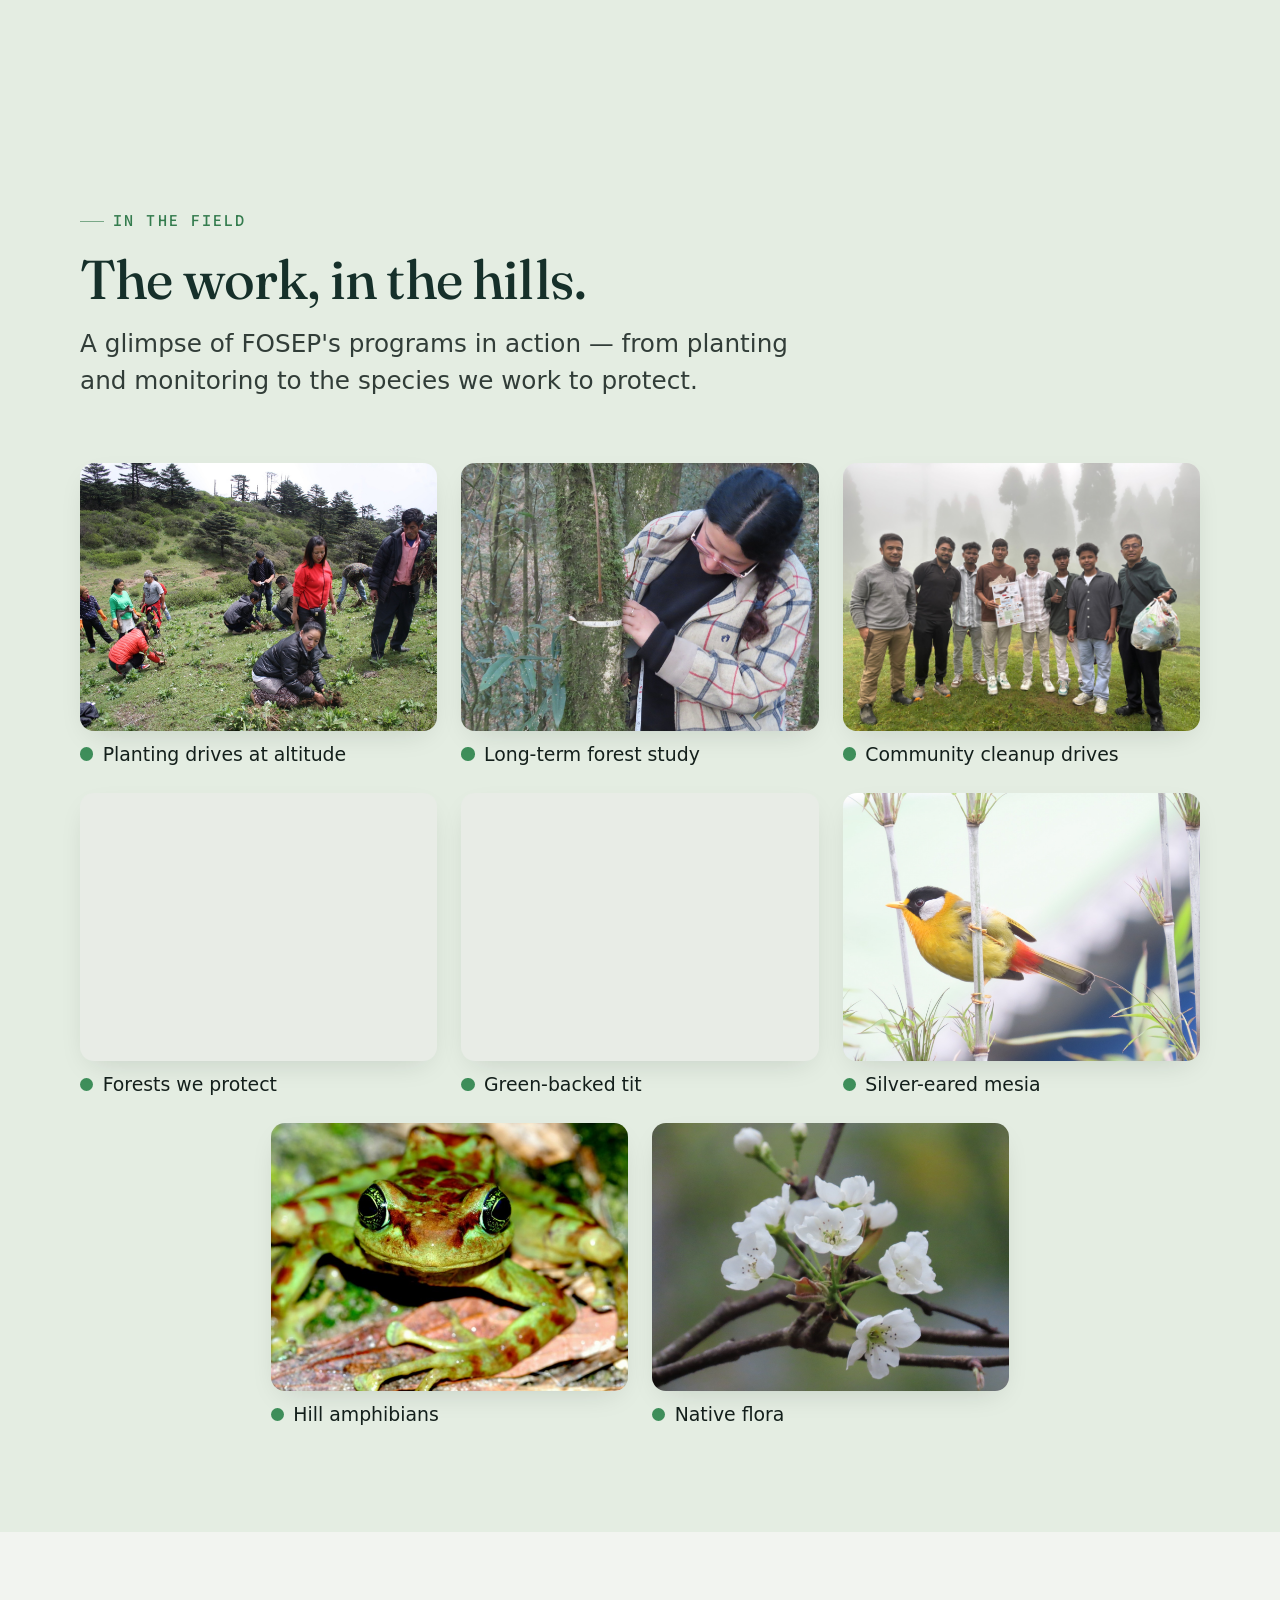
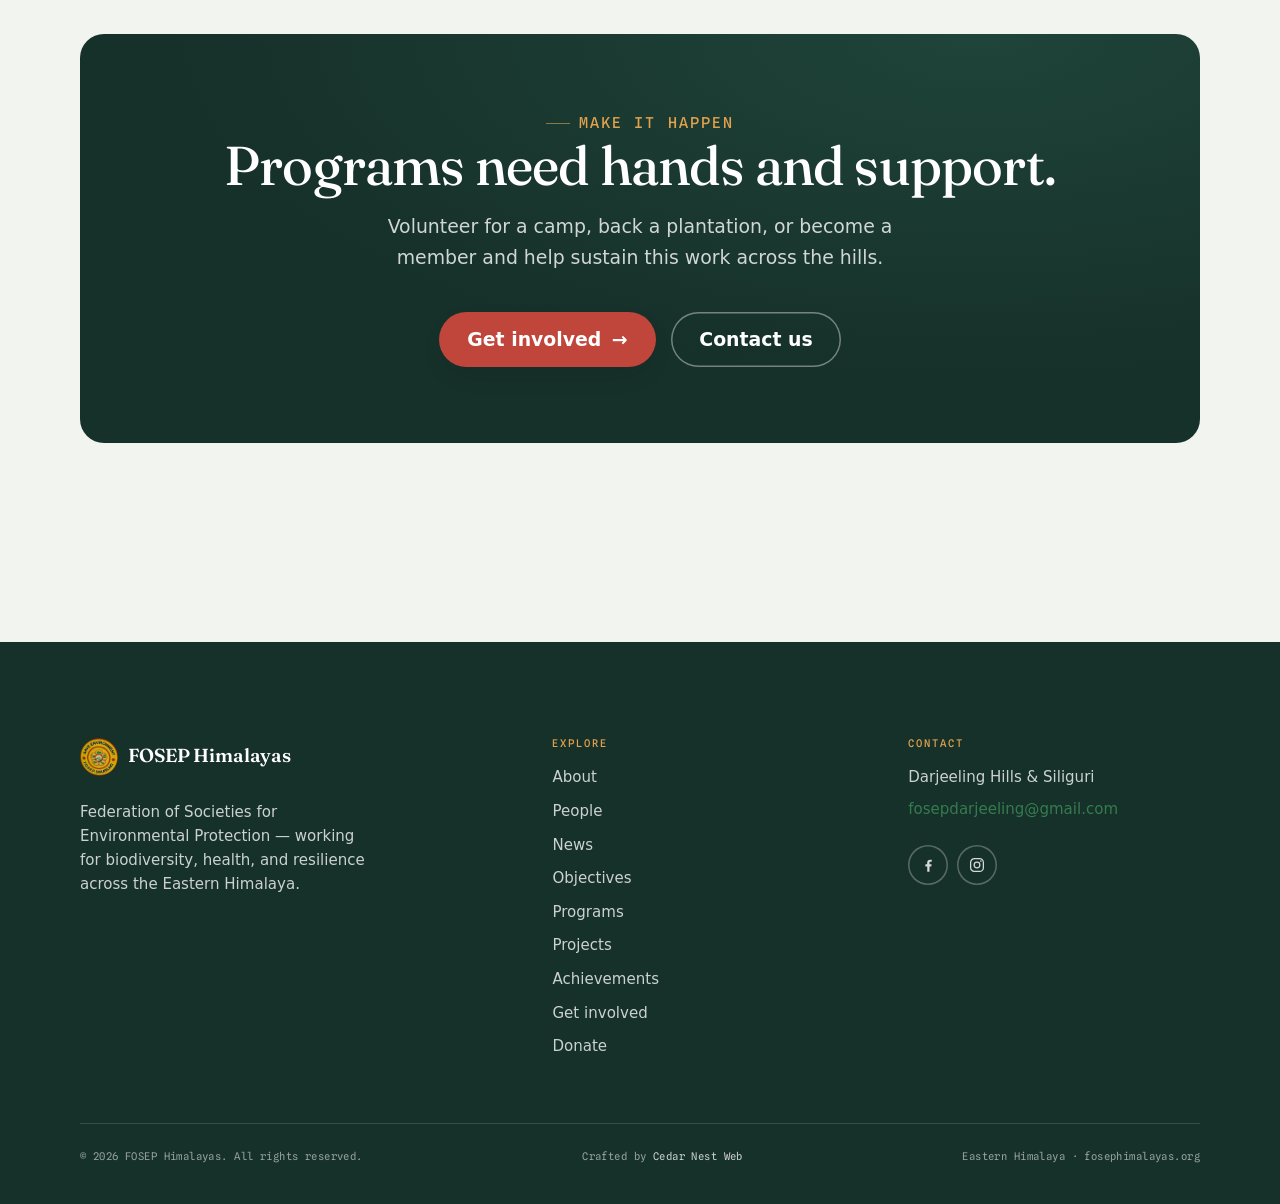
<file: pages/programs.html>
<!doctype html>
<html lang="en">
<head>
  <meta charset="utf-8">
  <meta name="viewport" content="width=device-width, initial-scale=1">
  <title>Programs — FOSEP Himalayas</title>
  <meta name="description" content="FOSEP's programs across the Darjeeling Hills and Siliguri — biodiversity, health camps, anti-tobacco advocacy, environmental education, tree plantation, disaster preparedness, sanitation, and more.">
  <link rel="icon" href="../assets/icons/logo.png" type="image/png">
  <meta name="theme-color" content="#16302A">
  <link rel="canonical" href="https://fosephimalayas.org/pages/programs.html">
  <meta property="og:type" content="website">
  <meta property="og:site_name" content="FOSEP Himalayas">
  <meta property="og:title" content="Programs — FOSEP Himalayas">
  <meta property="og:description" content="FOSEP's programs across the Darjeeling Hills and Siliguri — biodiversity, health camps, anti-tobacco advocacy, environmental education, tree plantation, disaster preparedness, sanitation, and more.">
  <meta property="og:url" content="https://fosephimalayas.org/pages/programs.html">
  <meta property="og:image" content="https://fosephimalayas.org/assets/img/og-cover.jpg">
  <meta name="twitter:card" content="summary_large_image">
  <meta name="twitter:title" content="Programs — FOSEP Himalayas">
  <meta name="twitter:description" content="FOSEP's programs across the Darjeeling Hills and Siliguri — biodiversity, health camps, anti-tobacco advocacy, environmental education, tree plantation, disaster preparedness, sanitation, and more.">
  <meta name="twitter:image" content="https://fosephimalayas.org/assets/img/og-cover.jpg">
  <link rel="apple-touch-icon" href="../assets/icons/apple-touch-icon.png">
  <link rel="manifest" href="../site.webmanifest">
  <link rel="preconnect" href="https://fonts.googleapis.com">
  <link rel="preconnect" href="https://fonts.gstatic.com" crossorigin>
  <link href="https://fonts.googleapis.com/css2?family=Fraunces:ital,opsz,wght@0,9..144,400..600;1,9..144,400..500&family=Hanken+Grotesque:wght@400;500;600;700&family=Spline+Sans+Mono:wght@400;500&display=swap" rel="stylesheet">
  <link rel="stylesheet" href="../assets/css/reset.css">
  <link rel="stylesheet" href="../assets/css/tokens.css">
  <link rel="stylesheet" href="../assets/css/base.css">
  <link rel="stylesheet" href="../assets/css/components.css">
</head>
<body>
  <a class="skip-link" href="#main">Skip to content</a>

  <header class="site-header">
    <div class="container">
      <nav class="nav" aria-label="Primary">
        <a class="brand" href="../index.html" aria-label="FOSEP Himalayas home">
          <img decoding="async" class="brand__mark" src="../assets/icons/logo.png" alt="" width="34" height="34">
          <span class="brand__text">
            <span class="brand__name">FOSEP Himalayas</span>
            <span class="brand__sub">Eastern Himalaya · Est. 1989</span>
          </span>
        </a>
        <ul class="nav__menu" role="list">
          <li><a class="nav__link" href="../index.html">Home</a></li>
          <li><a class="nav__link" href="about.html">About</a></li>
          <li><a class="nav__link" href="people.html">People</a></li>
          <li><a class="nav__link" href="news.html">News</a></li>
          <li><a class="nav__link" href="objectives.html">Objectives</a></li>
          <li><a class="nav__link" aria-current="page" href="programs.html">Programs</a></li>
          <li><a class="nav__link" href="projects.html">Projects</a></li>
          <li><a class="nav__link" href="achievements.html">Achievements</a></li>
          <li><a class="nav__link" href="get-involved.html">Get involved</a></li>
          <li><a class="nav__link" href="contact.html">Contact</a></li>
        <li class="nav__mobile-cta"><a class="btn btn--primary btn--donate" href="donate.html"><svg class="heart" viewBox="0 0 24 24" width="18" height="18" fill="currentColor" aria-hidden="true"><path d="M19 14c1.49-1.46 3-3.21 3-5.5A5.5 5.5 0 0 0 16.5 3c-1.76 0-3 .5-4.5 2-1.5-1.5-2.74-2-4.5-2A5.5 5.5 0 0 0 2 8.5c0 2.3 1.5 4.05 3 5.5l7 7Z"/></svg>Donate</a></li>
        </ul>
        <div class="nav__actions">
          <a class="btn btn--primary btn--donate" href="donate.html"><svg class="heart" viewBox="0 0 24 24" width="18" height="18" fill="currentColor" aria-hidden="true"><path d="M19 14c1.49-1.46 3-3.21 3-5.5A5.5 5.5 0 0 0 16.5 3c-1.76 0-3 .5-4.5 2-1.5-1.5-2.74-2-4.5-2A5.5 5.5 0 0 0 2 8.5c0 2.3 1.5 4.05 3 5.5l7 7Z"/></svg>Donate</a>
        </div>
        <button class="nav__toggle" type="button" aria-label="Toggle menu" aria-expanded="false">
          <span></span>
        </button>
      </nav>
    </div>
  </header>

  <main id="main">
    <section class="page-hero ph-programs">
      <div class="container page-hero__inner">
        <h1>Programs rooted in the hills.</h1>
        <p class="lead">We work where conservation, health, and livelihood meet — alongside tea-garden communities and Gram Panchayats across the Darjeeling Hills and Siliguri. Here is what that looks like on the ground.</p>
      </div>
    </section>

    <section class="section tight">
      <div class="container">
        <figure class="figure figure--wide" data-reveal>
          <div class="figure__frame">
            <img decoding="async" width="1600" height="1059" src="../assets/img/salamander.jpg" alt="A Himalayan salamander on the mossy forest floor beside a fern" style="object-position: center 58%;" loading="lazy">
          </div>
          <figcaption>The Himalayan salamander — a globally threatened species we work to protect.<br>
            <a class="pdf-link" href="../assets/docs/Barkha%20Subba%20Press%20Release.pdf" target="_blank" rel="noopener">
              <svg viewBox="0 0 24 24" fill="none" stroke="currentColor" stroke-width="1.7" stroke-linecap="round" stroke-linejoin="round" aria-hidden="true"><path d="M14 2H6a2 2 0 0 0-2 2v16a2 2 0 0 0 2 2h12a2 2 0 0 0 2-2V8Z"/><path d="M14 2v6h6"/><path d="M9 15h6M9 18h4"/></svg>
              Read the press release (PDF) <span class="arrow" aria-hidden="true">→</span>
            </a></figcaption>
        </figure>
      </div>
    </section>

    <section class="section">
      <div class="container">
        <div class="section-head" data-reveal>
          <span class="eyebrow">What we do</span>
          <h2>Nine ways we keep the mountain living.</h2>
          <p class="lead">From protecting endemic species to building household sanitation, each program answers a real need in the Eastern Himalaya.</p>
        </div>

        <div class="cards">
          <article class="card" data-reveal>
            <span class="card__icon" aria-hidden="true">
              <svg viewBox="0 0 24 24" fill="none" stroke="currentColor" stroke-width="1.6" stroke-linecap="round" stroke-linejoin="round"><path d="M12 22c5-3 7-7 7-11a7 7 0 0 0-14 0c0 4 2 8 7 11Z"/><path d="M12 11a3 3 0 1 0 0-6 3 3 0 0 0 0 6Z"/></svg>
            </span>
            <h3>Biodiversity &amp; wildlife conservation</h3>
            <p>We protect globally threatened, endemic plants, animals, insects, and birds across the Kanchenjunga landscape — observing Wildlife Week and working to keep fragile habitats intact.</p>
          </article>

          <article class="card" data-reveal style="--reveal-delay:60ms">
            <span class="card__icon" aria-hidden="true">
              <svg viewBox="0 0 24 24" fill="none" stroke="currentColor" stroke-width="1.6" stroke-linecap="round" stroke-linejoin="round"><path d="M3 6h18"/><path d="M3 12h18"/><path d="M3 18h12"/></svg>
            </span>
            <h3>Health awareness &amp; anti-tobacco</h3>
            <p>For over a decade we have campaigned against tobacco use, focusing on young people and empowering them to choose healthier lives.</p>
          </article>

          <article class="card" data-reveal style="--reveal-delay:120ms">
            <span class="card__icon" aria-hidden="true">
              <svg viewBox="0 0 24 24" fill="none" stroke="currentColor" stroke-width="1.6" stroke-linecap="round" stroke-linejoin="round"><path d="M19 14c1.5-1.5 3-3.5 3-6a4 4 0 0 0-8 0 4 4 0 0 0-8 0c0 2.5 1.5 4.5 3 6l5 5Z"/><path d="M3 12h4l2-3 2 6 2-4 1 1h5"/></svg>
            </span>
            <h3>Health camps</h3>
            <p>We run free medical check-ups, HIV screening and testing, and anti-rabies vaccination drives, bringing care to communities that need it most.</p>
          </article>

          <article class="card" data-reveal style="--reveal-delay:180ms">
            <span class="card__icon" aria-hidden="true">
              <svg viewBox="0 0 24 24" fill="none" stroke="currentColor" stroke-width="1.6" stroke-linecap="round" stroke-linejoin="round"><path d="M2 5s3-1 6-1 4 1 4 1v14s-1-1-4-1-6 1-6 1Z"/><path d="M12 5s1-1 4-1 6 1 6 1v14s-3-1-6-1-4 1-4 1Z"/></svg>
            </span>
            <h3>Environmental education</h3>
            <p>We take learning beyond the classroom with school programs, nature camps, and World Environment Day observances that connect students to their mountain home.</p>
          </article>

          <article class="card" data-reveal style="--reveal-delay:240ms">
            <span class="card__icon" aria-hidden="true">
              <svg viewBox="0 0 24 24" fill="none" stroke="currentColor" stroke-width="1.6" stroke-linecap="round" stroke-linejoin="round"><path d="M12 22V12"/><path d="M12 12c0-3 2-5 5-5-1 3-3 5-5 5Z"/><path d="M12 14c0-3-2-5-5-5 1 3 3 5 5 5Z"/></svg>
            </span>
            <h3>Tree plantation</h3>
            <p>Our afforestation work includes rhododendron plantation at Sandakphu, carried out in partnership with the SSB to restore and green the high ridges.</p>
          </article>

          <article class="card" data-reveal style="--reveal-delay:300ms">
            <span class="card__icon" aria-hidden="true">
              <svg viewBox="0 0 24 24" fill="none" stroke="currentColor" stroke-width="1.6" stroke-linecap="round" stroke-linejoin="round"><path d="M3 20h18"/><path d="m4 20 6-9 4 5 3-4 3 8"/><path d="M12 4v3"/></svg>
            </span>
            <h3>Disaster management</h3>
            <p>In a region prone to landslides, we lead response and preparedness programs that help vulnerable communities stay safe when the slopes give way.</p>
          </article>

          <article class="card" data-reveal style="--reveal-delay:360ms">
            <span class="card__icon" aria-hidden="true">
              <svg viewBox="0 0 24 24" fill="none" stroke="currentColor" stroke-width="1.6" stroke-linecap="round" stroke-linejoin="round"><path d="M5 22V11l7-6 7 6v11"/><path d="M9 22v-6h6v6"/></svg>
            </span>
            <h3>Sanitation</h3>
            <p>We support the construction of individual household latrines under the Swachh Bharat Abhiyan, improving dignity and health for families across the hills.</p>
          </article>

          <article class="card" data-reveal style="--reveal-delay:420ms">
            <span class="card__icon" aria-hidden="true">
              <svg viewBox="0 0 24 24" fill="none" stroke="currentColor" stroke-width="1.6" stroke-linecap="round" stroke-linejoin="round"><circle cx="9" cy="8" r="3"/><path d="M3 20a6 6 0 0 1 12 0"/><path d="M16 6a3 3 0 0 1 0 6"/><path d="M18 14a6 6 0 0 1 3 6"/></svg>
            </span>
            <h3>Community advocacy</h3>
            <p>We raise awareness of the National Food Security Act, advance gender mainstreaming, and build advocacy partnerships — including with the police — to protect rights.</p>
          </article>

          <article class="card" data-reveal style="--reveal-delay:480ms">
            <span class="card__icon" aria-hidden="true">
              <svg viewBox="0 0 24 24" fill="none" stroke="currentColor" stroke-width="1.6" stroke-linecap="round" stroke-linejoin="round"><path d="M3 6h18l-1.5 14a2 2 0 0 1-2 2H6.5a2 2 0 0 1-2-2L3 6Z"/><path d="M9 6V4h6v2"/><path d="M10 11v6M14 11v6"/></svg>
            </span>
            <h3>Environmental cleanup</h3>
            <p>We organise garbage collection and site restoration drives, clearing waste and bringing degraded sites back to life across plantations and panchayats.</p>
          </article>
        </div>
      </div>
    </section>

    <section class="section" style="background:var(--moss-tint)">
      <div class="container">
        <div class="section-head" data-reveal>
          <span class="eyebrow">How it adds up</span>
          <h2>One landscape, many fronts.</h2>
        </div>
        <div class="grid-2" style="margin-top:var(--space-xl)">
          <div class="prose" data-reveal>
            <h3>Conservation</h3>
            <p>Biodiversity, wildlife, tree plantation, and cleanup work together to keep the Kanchenjunga landscape and its endemic species intact for the generations to come.</p>
          </div>
          <div class="prose" data-reveal style="--reveal-delay:90ms">
            <h3>People</h3>
            <p>Health camps, anti-tobacco advocacy, sanitation, and education meet the daily needs of mountain communities — because a healthy environment and healthy people are one goal.</p>
          </div>
        </div>
      </div>
    </section>

    <section class="section" style="background:var(--moss-tint)">
      <div class="container">
        <div class="section-head" data-reveal>
          <span class="eyebrow">In the field</span>
          <h2>The work, in the hills.</h2>
          <p class="lead measure">A glimpse of FOSEP's programs in action — from planting and monitoring to the species we work to protect.</p>
        </div>
        <div class="gallery gallery--field">
          <figure data-reveal><div class="figure__frame"><img decoding="async" width="1600" height="1066" src="../assets/img/teamwork.jpg" alt="FOSEP members and volunteers planting saplings together on a high Himalayan meadow" loading="lazy"></div><figcaption>Planting drives at altitude</figcaption></figure>
          <figure data-reveal><div class="figure__frame"><img decoding="async" width="1600" height="1066" src="../assets/img/tree-measurement-2.jpg" alt="A FOSEP volunteer recording measurements from a forest tree" loading="lazy"></div><figcaption>Long-term forest study</figcaption></figure>
          <figure data-reveal><div class="figure__frame"><img decoding="async" width="1600" height="1200" src="../assets/img/team-cleaning-drive.jpg" alt="A group of young volunteers after a cleanup drive in the misty hills, holding collected waste" loading="lazy"></div><figcaption>Community cleanup drives</figcaption></figure>
          <figure data-reveal><div class="figure__frame"><img decoding="async" width="1600" height="898" src="../assets/img/forest.jpg" alt="A misty hill forest strung with Tibetan prayer flags, a walker pausing on the trail" loading="lazy"></div><figcaption>Forests we protect</figcaption></figure>
          <figure data-reveal><div class="figure__frame"><img decoding="async" width="1600" height="1066" src="../assets/img/bird.jpg" alt="A green-backed tit perched on a bare branch" loading="lazy"></div><figcaption>Green-backed tit</figcaption></figure>
          <figure data-reveal><div class="figure__frame"><img decoding="async" width="1600" height="1066" src="../assets/img/bird-2.jpg" alt="A silver-eared mesia among bamboo stems" loading="lazy"></div><figcaption>Silver-eared mesia</figcaption></figure>
          <figure data-reveal><div class="figure__frame"><img decoding="async" width="1600" height="991" src="../assets/img/toad.jpg" alt="A hill toad camouflaged among leaf litter" loading="lazy"></div><figcaption>Hill amphibians</figcaption></figure>
          <figure data-reveal><div class="figure__frame"><img decoding="async" width="1600" height="1066" src="../assets/img/flower-white.jpg" alt="Delicate white blossoms on a slender branch" loading="lazy"></div><figcaption>Native flora</figcaption></figure>
        </div>
      </div>
    </section>

    <section class="section">
      <div class="container">
        <div class="cta-band" data-reveal>
          <span class="eyebrow on-dark">Make it happen</span>
          <h2>Programs need hands and support.</h2>
          <p>Volunteer for a camp, back a plantation, or become a member and help sustain this work across the hills.</p>
          <div class="hero__actions">
            <a class="btn btn--primary" href="get-involved.html">Get involved <span class="arrow" aria-hidden="true">→</span></a>
            <a class="btn btn--on-dark" href="contact.html">Contact us</a>
          </div>
        </div>
      </div>
    </section>
  </main>

  <footer class="site-footer">
    <div class="container">
      <div class="footer__grid">
        <div>
          <a class="brand" href="../index.html" aria-label="FOSEP Himalayas home">
            <img decoding="async" class="brand__mark" src="../assets/icons/logo.png" alt="" width="34" height="34">
            <span class="brand__text"><span class="brand__name">FOSEP Himalayas</span></span>
          </a>
          <p class="footer__about">Federation of Societies for Environmental Protection — working for biodiversity, health, and resilience across the Eastern Himalaya.</p>
        </div>
        <div>
          <h4>Explore</h4>
          <div class="footer__links">
            <a href="about.html">About</a>
            <a href="people.html">People</a>
            <a href="news.html">News</a>
            <a href="objectives.html">Objectives</a>
            <a href="programs.html">Programs</a>
            <a href="projects.html">Projects</a>
            <a href="achievements.html">Achievements</a>
            <a href="get-involved.html">Get involved</a>
            <a href="donate.html">Donate</a>
          </div>
        </div>
        <div>
          <h4>Contact</h4>
          <div class="footer__contact">
            <span>Darjeeling Hills &amp; Siliguri</span>
            <a href="mailto:fosepdarjeeling@gmail.com">fosepdarjeeling@gmail.com</a>
          </div>
            <div class="socials socials--footer"><a class="social" href="https://www.facebook.com/share/1D65cW1Aer/" target="_blank" rel="noopener" aria-label="FOSEP Himalayas on Facebook"><svg viewBox="0 0 24 24" fill="currentColor" aria-hidden="true"><path d="M14 21v-7h2.4l.4-2.9H14V9.2c0-.85.24-1.43 1.46-1.43H17V5.16c-.27-.04-1.2-.11-2.28-.11-2.26 0-3.8 1.38-3.8 3.9v2.18H8.5V14H11v7z"/></svg></a><a class="social" href="https://www.instagram.com/salamander_ark_himalaya?igsh=MWNrcDMzOWppZ3k4Yg==" target="_blank" rel="noopener" aria-label="FOSEP Himalayas on Instagram"><svg viewBox="0 0 24 24" fill="none" stroke="currentColor" stroke-width="1.7" aria-hidden="true"><rect x="3.5" y="3.5" width="17" height="17" rx="5"/><circle cx="12" cy="12" r="3.8"/><circle cx="17.2" cy="6.8" r="1.1" fill="currentColor" stroke="none"/></svg></a></div>
        </div>
      </div>
      <div class="footer__bottom">
        <span>© <span data-year>2026</span> FOSEP Himalayas. All rights reserved.</span>
        <span>Crafted by <a href="https://cedarnestweb.vercel.app/" target="_blank" rel="noopener">Cedar Nest Web</a></span>
        <span>Eastern Himalaya · fosephimalayas.org</span>
      </div>
    </div>
  </footer>

  <script src="../assets/js/main.js" defer></script>
</body>
</html>
</file>
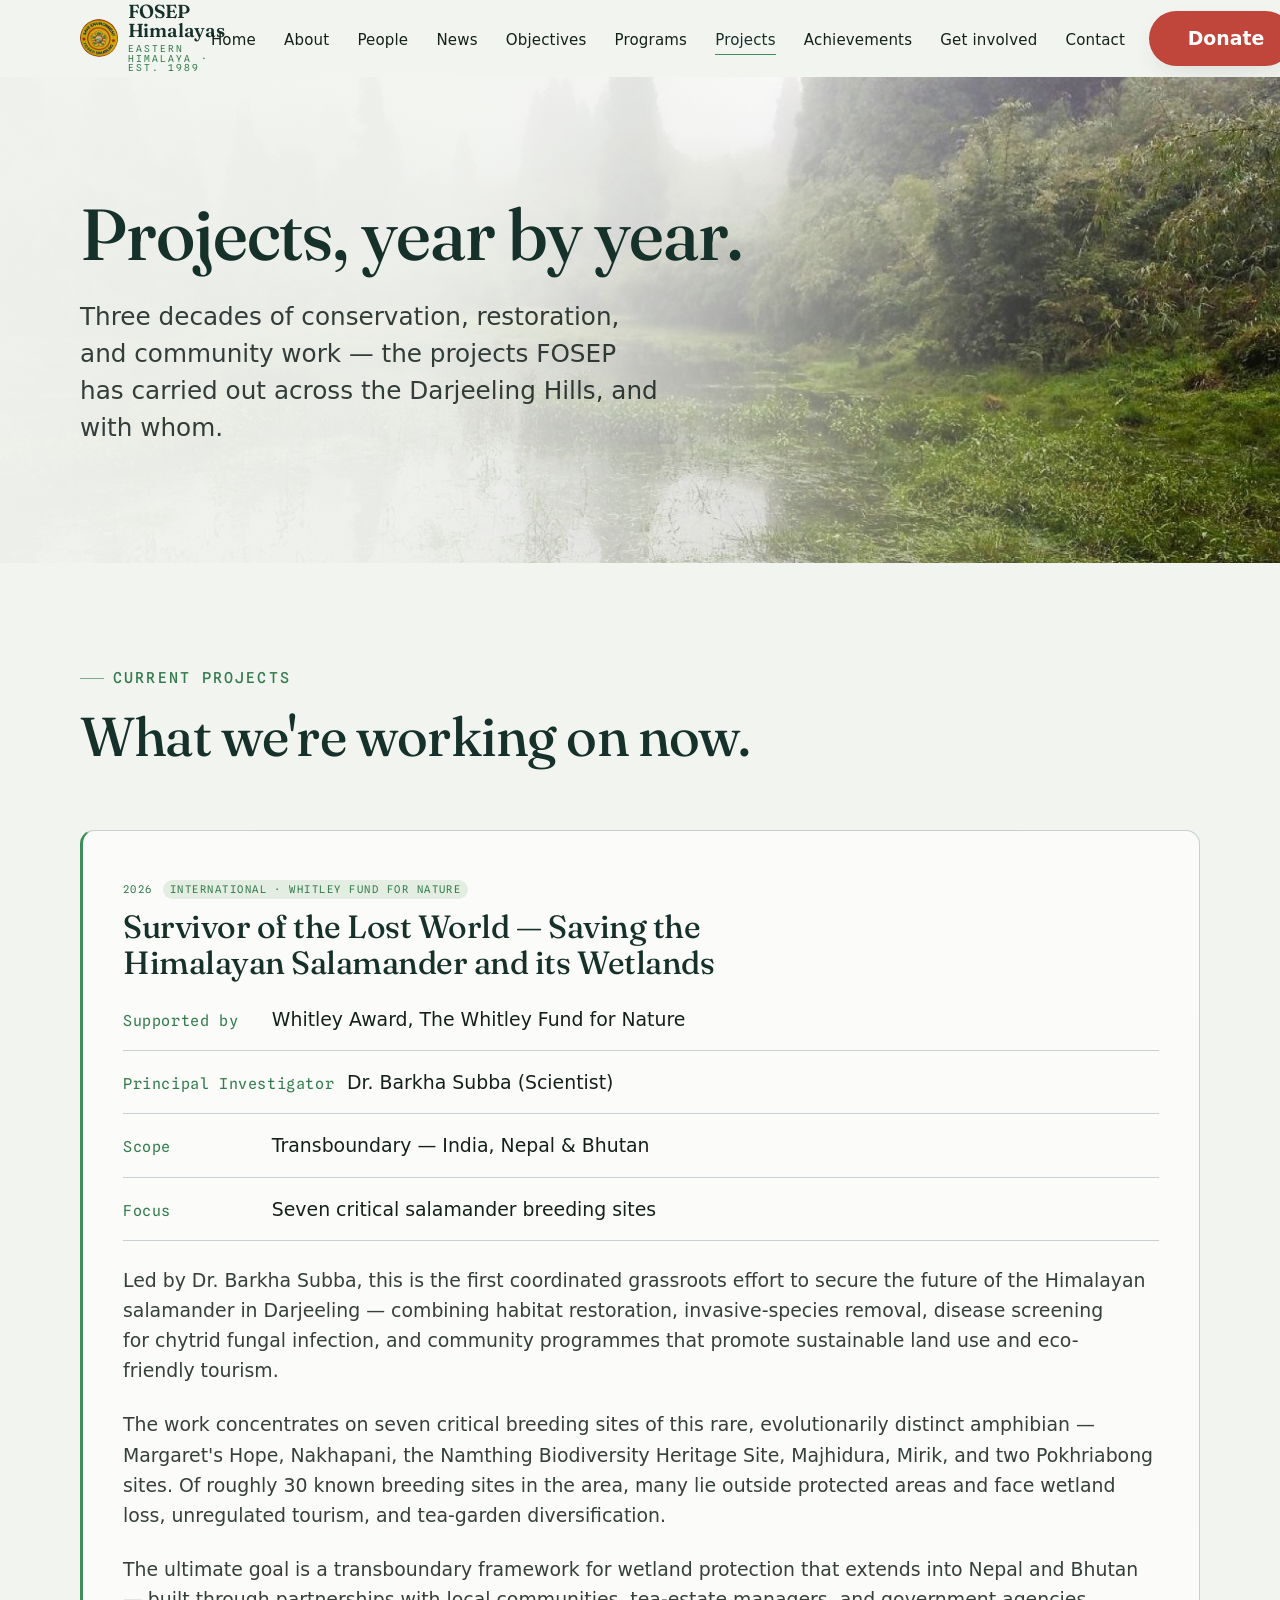
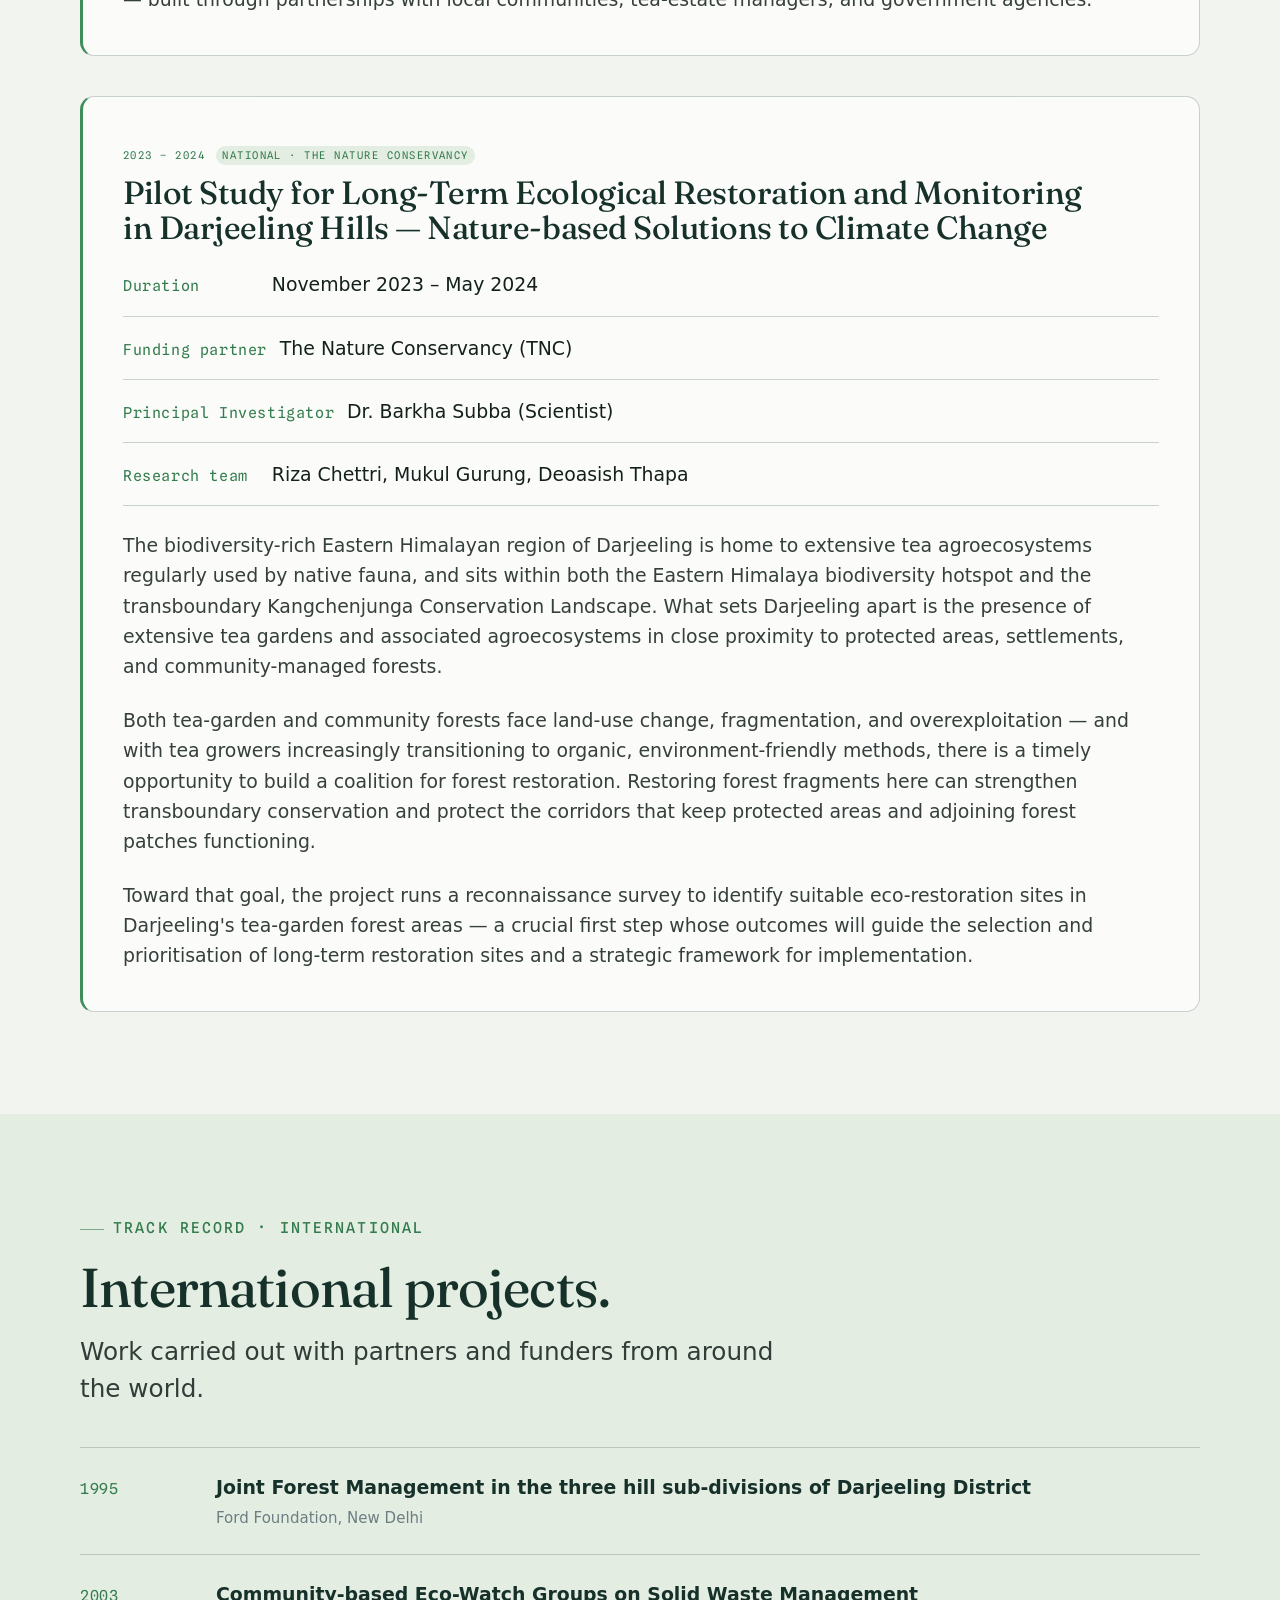
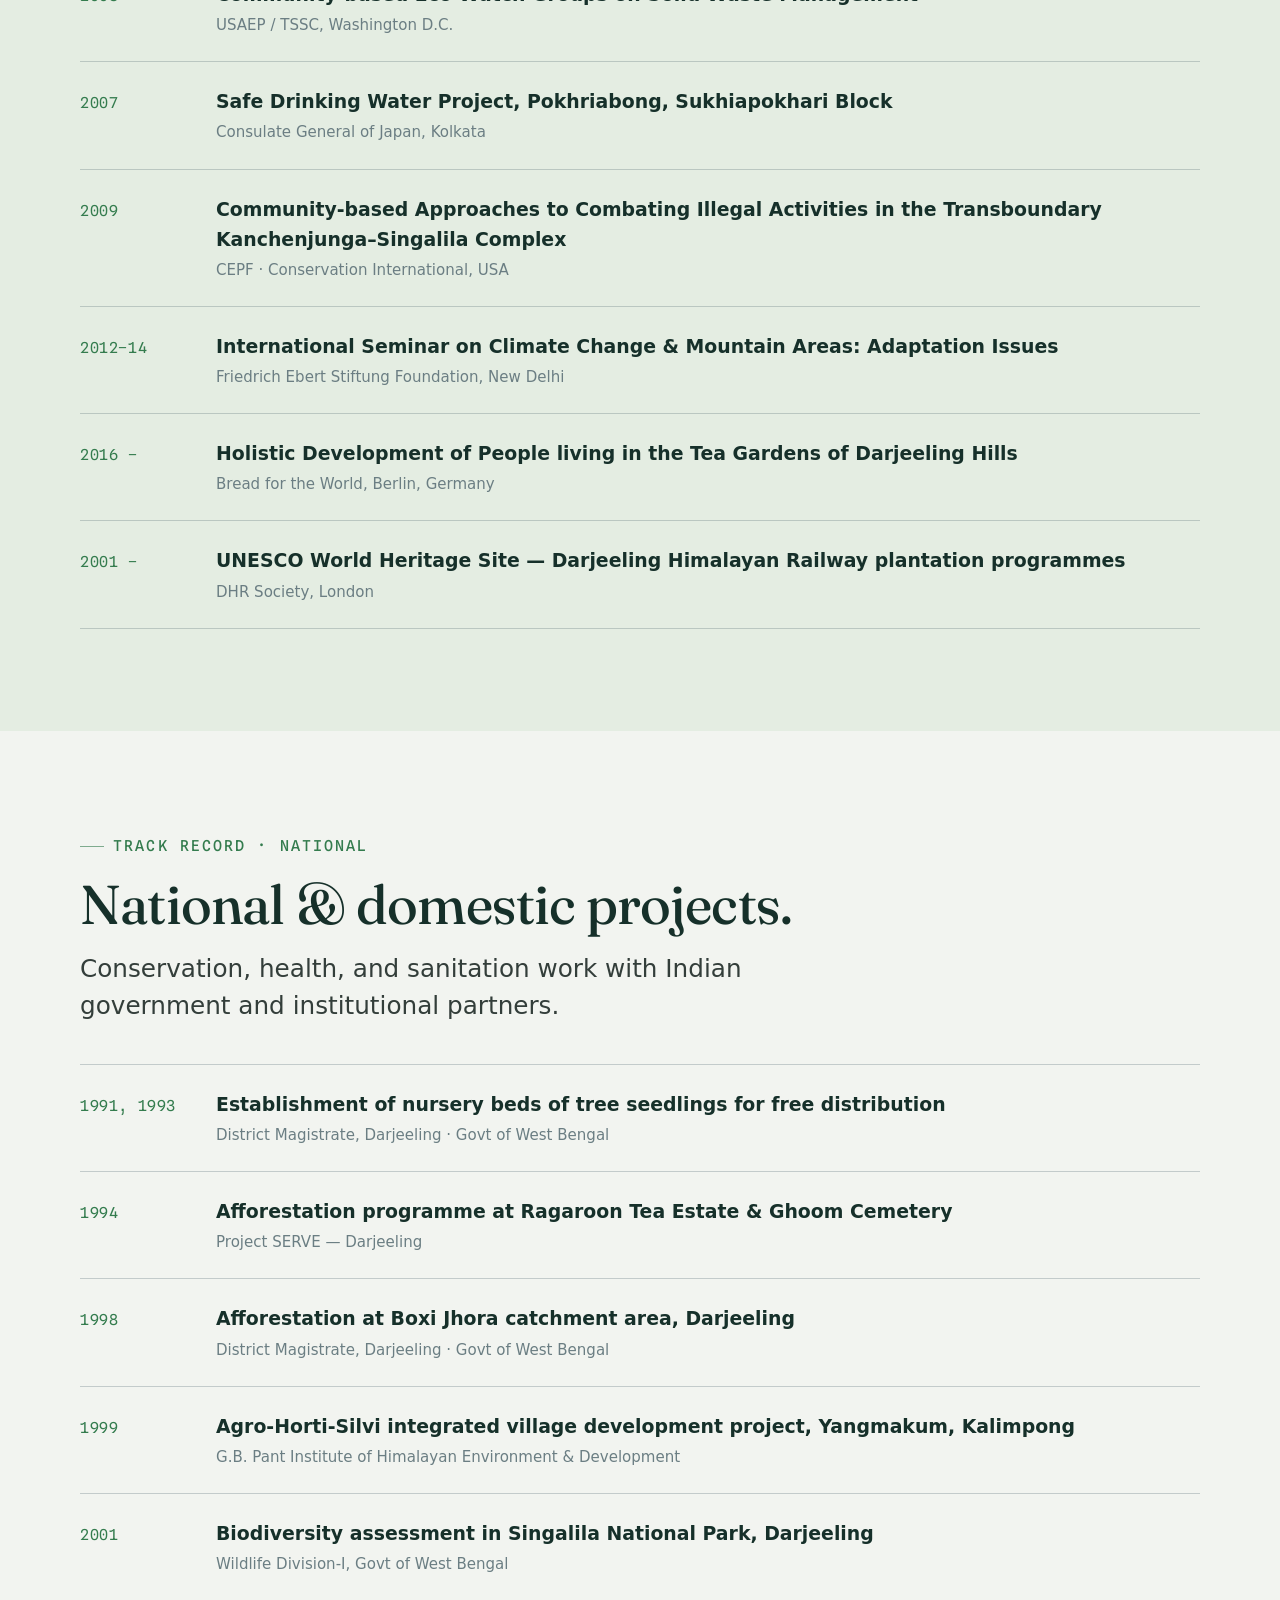
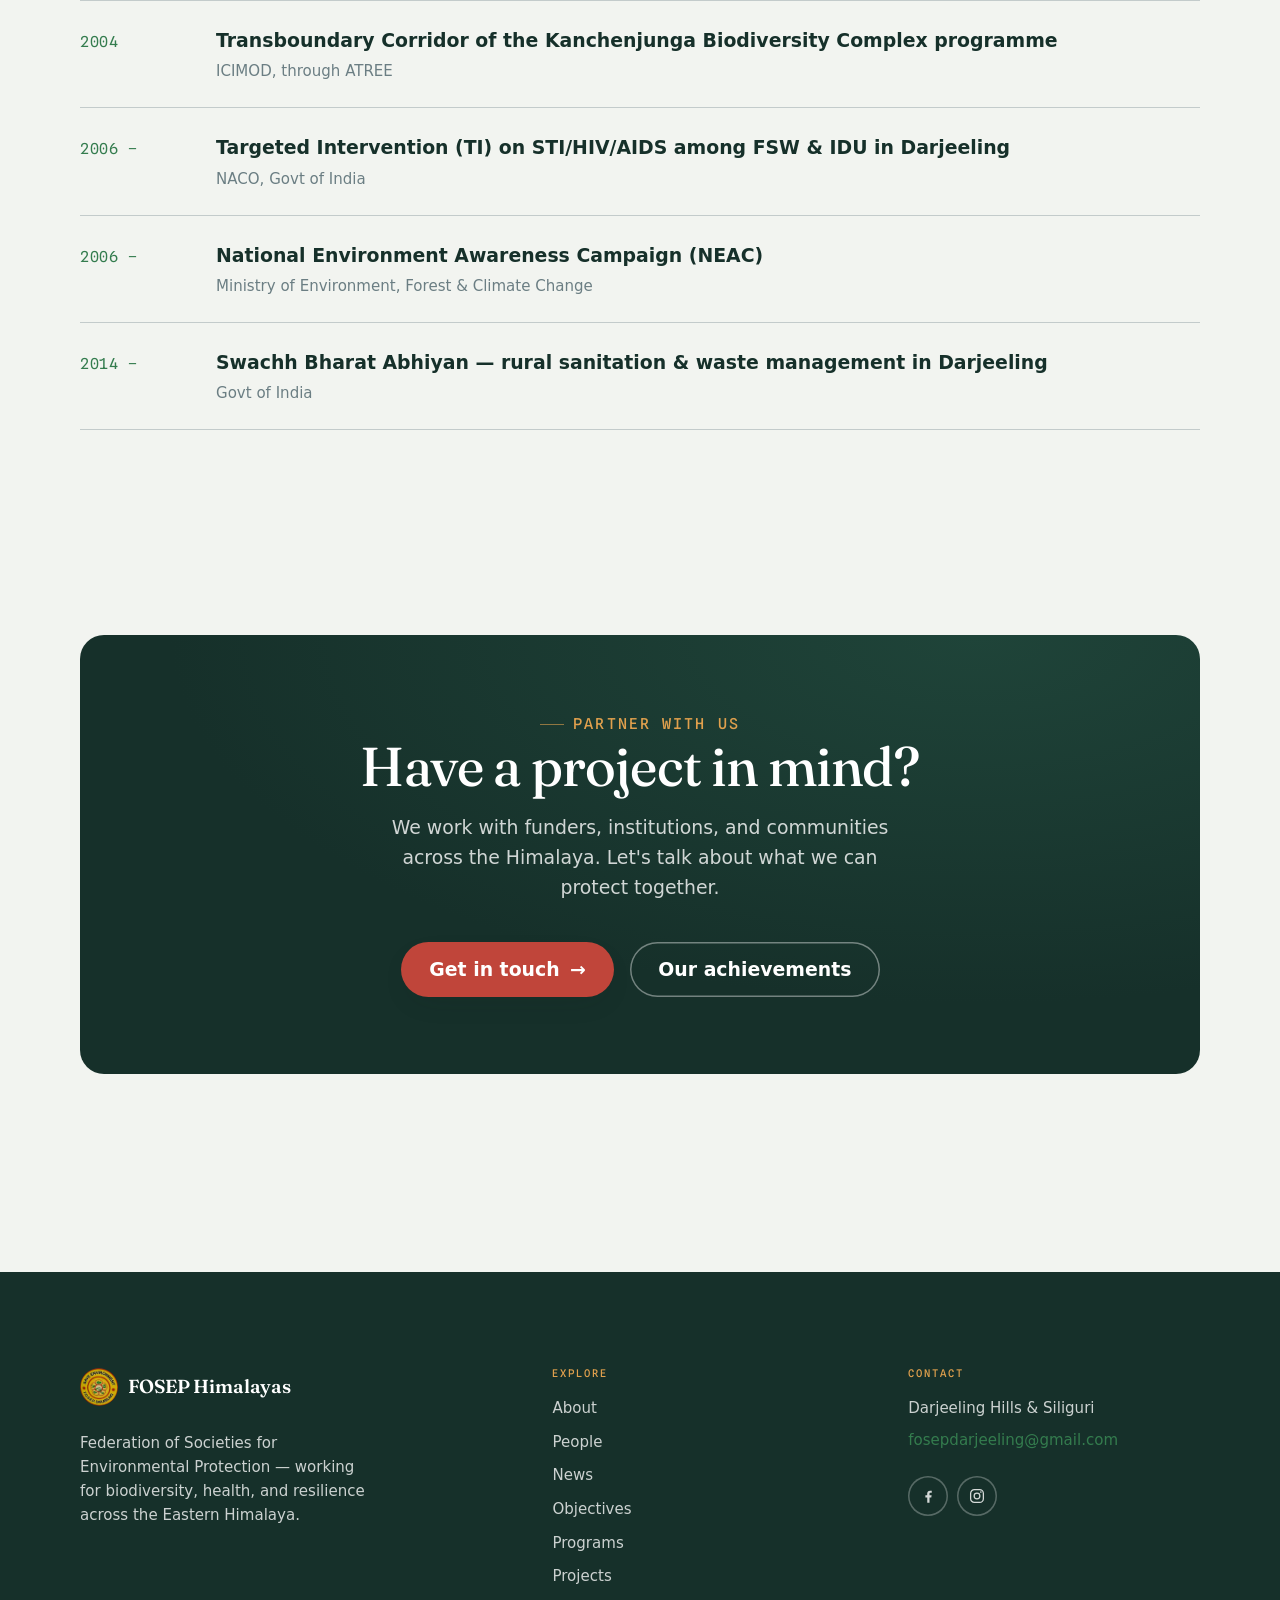
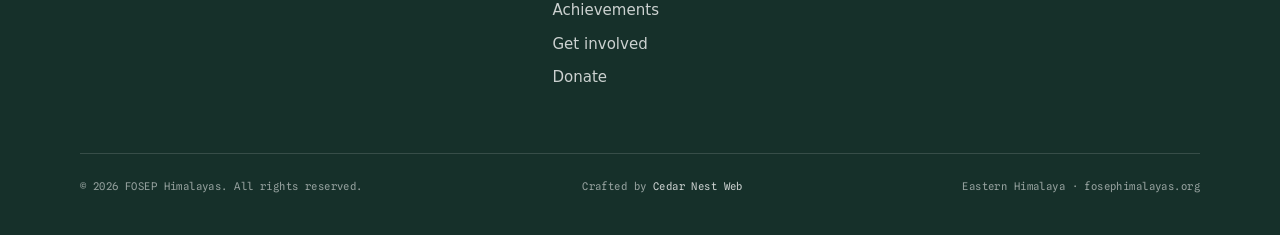
<file: pages/projects.html>
<!doctype html>
<html lang="en">
<head>
  <meta charset="utf-8">
  <meta name="viewport" content="width=device-width, initial-scale=1">
  <title>Projects — FOSEP Himalayas</title>
  <meta name="description" content="FOSEP's projects across the years — from long-term ecological restoration and Himalayan salamander conservation to decades of national and international conservation work in the Darjeeling Hills.">
  <link rel="icon" href="../assets/icons/logo.png" type="image/png">
  <meta name="theme-color" content="#16302A">
  <link rel="canonical" href="https://fosephimalayas.org/pages/projects.html">
  <meta property="og:type" content="website">
  <meta property="og:site_name" content="FOSEP Himalayas">
  <meta property="og:title" content="Projects — FOSEP Himalayas">
  <meta property="og:description" content="FOSEP's projects across the years — from long-term ecological restoration and Himalayan salamander conservation to decades of national and international conservation work in the Darjeeling Hills.">
  <meta property="og:url" content="https://fosephimalayas.org/pages/projects.html">
  <meta property="og:image" content="https://fosephimalayas.org/assets/img/og-cover.jpg">
  <meta name="twitter:card" content="summary_large_image">
  <meta name="twitter:title" content="Projects — FOSEP Himalayas">
  <meta name="twitter:description" content="FOSEP's projects across the years — from long-term ecological restoration and Himalayan salamander conservation to decades of national and international conservation work in the Darjeeling Hills.">
  <meta name="twitter:image" content="https://fosephimalayas.org/assets/img/og-cover.jpg">
  <link rel="apple-touch-icon" href="../assets/icons/apple-touch-icon.png">
  <link rel="manifest" href="../site.webmanifest">
  <link rel="preconnect" href="https://fonts.googleapis.com">
  <link rel="preconnect" href="https://fonts.gstatic.com" crossorigin>
  <link href="https://fonts.googleapis.com/css2?family=Fraunces:ital,opsz,wght@0,9..144,400..600;1,9..144,400..500&family=Hanken+Grotesque:wght@400;500;600;700&family=Spline+Sans+Mono:wght@400;500&display=swap" rel="stylesheet">
  <link rel="stylesheet" href="../assets/css/reset.css">
  <link rel="stylesheet" href="../assets/css/tokens.css">
  <link rel="stylesheet" href="../assets/css/base.css">
  <link rel="stylesheet" href="../assets/css/components.css">
</head>
<body>
  <a class="skip-link" href="#main">Skip to content</a>

  <header class="site-header">
    <div class="container">
      <nav class="nav" aria-label="Primary">
        <a class="brand" href="../index.html" aria-label="FOSEP Himalayas home">
          <img decoding="async" class="brand__mark" src="../assets/icons/logo.png" alt="" width="34" height="34">
          <span class="brand__text">
            <span class="brand__name">FOSEP Himalayas</span>
            <span class="brand__sub">Eastern Himalaya · Est. 1989</span>
          </span>
        </a>
        <ul class="nav__menu" role="list">
          <li><a class="nav__link" href="../index.html">Home</a></li>
          <li><a class="nav__link" href="about.html">About</a></li>
          <li><a class="nav__link" href="people.html">People</a></li>
          <li><a class="nav__link" href="news.html">News</a></li>
          <li><a class="nav__link" href="objectives.html">Objectives</a></li>
          <li><a class="nav__link" href="programs.html">Programs</a></li>
          <li><a class="nav__link" aria-current="page" href="projects.html">Projects</a></li>
          <li><a class="nav__link" href="achievements.html">Achievements</a></li>
          <li><a class="nav__link" href="get-involved.html">Get involved</a></li>
          <li><a class="nav__link" href="contact.html">Contact</a></li>
        <li class="nav__mobile-cta"><a class="btn btn--primary btn--donate" href="donate.html"><svg class="heart" viewBox="0 0 24 24" width="18" height="18" fill="currentColor" aria-hidden="true"><path d="M19 14c1.49-1.46 3-3.21 3-5.5A5.5 5.5 0 0 0 16.5 3c-1.76 0-3 .5-4.5 2-1.5-1.5-2.74-2-4.5-2A5.5 5.5 0 0 0 2 8.5c0 2.3 1.5 4.05 3 5.5l7 7Z"/></svg>Donate</a></li>
        </ul>
        <div class="nav__actions">
          <a class="btn btn--primary btn--donate" href="donate.html"><svg class="heart" viewBox="0 0 24 24" width="18" height="18" fill="currentColor" aria-hidden="true"><path d="M19 14c1.49-1.46 3-3.21 3-5.5A5.5 5.5 0 0 0 16.5 3c-1.76 0-3 .5-4.5 2-1.5-1.5-2.74-2-4.5-2A5.5 5.5 0 0 0 2 8.5c0 2.3 1.5 4.05 3 5.5l7 7Z"/></svg>Donate</a>
        </div>
        <button class="nav__toggle" type="button" aria-label="Toggle menu" aria-expanded="false">
          <span></span>
        </button>
      </nav>
    </div>
  </header>

  <main id="main">
    <section class="page-hero ph-projects">
      <div class="container page-hero__inner">
        <h1>Projects, year by year.</h1>
        <p class="lead">Three decades of conservation, restoration, and community work — the projects FOSEP has carried out across the Darjeeling Hills, and with whom.</p>
      </div>
    </section>

    <!-- Current / featured projects -->
    <section class="section">
      <div class="container">
        <div class="section-head" data-reveal>
          <span class="eyebrow">Current projects</span>
          <h2>What we're working on now.</h2>
        </div>

        <div class="proj-featured">
          <article class="proj" data-reveal>
            <span class="proj__year">2026<span class="proj__tag">International · Whitley Fund for Nature</span></span>
            <h3>Survivor of the Lost World — Saving the Himalayan Salamander and its Wetlands</h3>
            <div class="facts">
              <div class="fact"><span class="fact__key">Supported by</span><span class="fact__val">Whitley Award, The Whitley Fund for Nature</span></div>
              <div class="fact"><span class="fact__key">Principal Investigator</span><span class="fact__val">Dr. Barkha Subba (Scientist)</span></div>
              <div class="fact"><span class="fact__key">Scope</span><span class="fact__val">Transboundary — India, Nepal &amp; Bhutan</span></div>
              <div class="fact"><span class="fact__key">Focus</span><span class="fact__val">Seven critical salamander breeding sites</span></div>
            </div>
            <p class="proj__about">Led by Dr. Barkha Subba, this is the first coordinated grassroots effort to secure the future of the Himalayan salamander in Darjeeling — combining habitat restoration, invasive-species removal, disease screening for chytrid fungal infection, and community programmes that promote sustainable land use and eco-friendly tourism.</p>
            <p class="proj__about">The work concentrates on seven critical breeding sites of this rare, evolutionarily distinct amphibian — Margaret's Hope, Nakhapani, the Namthing Biodiversity Heritage Site, Majhidura, Mirik, and two Pokhriabong sites. Of roughly 30 known breeding sites in the area, many lie outside protected areas and face wetland loss, unregulated tourism, and tea-garden diversification.</p>
            <p class="proj__about">The ultimate goal is a transboundary framework for wetland protection that extends into Nepal and Bhutan — built through partnerships with local communities, tea-estate managers, and government agencies.</p>
          </article>

          <article class="proj" data-reveal style="--reveal-delay:120ms">
            <span class="proj__year">2023 – 2024<span class="proj__tag">National · The Nature Conservancy</span></span>
            <h3>Pilot Study for Long-Term Ecological Restoration and Monitoring in Darjeeling Hills — Nature-based Solutions to Climate Change</h3>
            <div class="facts">
              <div class="fact"><span class="fact__key">Duration</span><span class="fact__val">November 2023 – May 2024</span></div>
              <div class="fact"><span class="fact__key">Funding partner</span><span class="fact__val">The Nature Conservancy (TNC)</span></div>
              <div class="fact"><span class="fact__key">Principal Investigator</span><span class="fact__val">Dr. Barkha Subba (Scientist)</span></div>
              <div class="fact"><span class="fact__key">Research team</span><span class="fact__val">Riza Chettri, Mukul Gurung, Deoasish Thapa</span></div>
            </div>
            <p class="proj__about">The biodiversity-rich Eastern Himalayan region of Darjeeling is home to extensive tea agroecosystems regularly used by native fauna, and sits within both the Eastern Himalaya biodiversity hotspot and the transboundary Kangchenjunga Conservation Landscape. What sets Darjeeling apart is the presence of extensive tea gardens and associated agroecosystems in close proximity to protected areas, settlements, and community-managed forests.</p>
            <p class="proj__about">Both tea-garden and community forests face land-use change, fragmentation, and overexploitation — and with tea growers increasingly transitioning to organic, environment-friendly methods, there is a timely opportunity to build a coalition for forest restoration. Restoring forest fragments here can strengthen transboundary conservation and protect the corridors that keep protected areas and adjoining forest patches functioning.</p>
            <p class="proj__about">Toward that goal, the project runs a reconnaissance survey to identify suitable eco-restoration sites in Darjeeling's tea-garden forest areas — a crucial first step whose outcomes will guide the selection and prioritisation of long-term restoration sites and a strategic framework for implementation.</p>
          </article>
        </div>
      </div>
    </section>

    <!-- International track record -->
    <section class="section" style="background:var(--moss-tint)">
      <div class="container">
        <div class="section-head" data-reveal>
          <span class="eyebrow">Track record · International</span>
          <h2>International projects.</h2>
          <p class="lead measure">Work carried out with partners and funders from around the world.</p>
        </div>
        <div class="proj-rows" data-reveal>
          <div class="proj-row"><span class="proj-row__year">1995</span><div><span class="proj-row__title">Joint Forest Management in the three hill sub-divisions of Darjeeling District</span><span class="proj-row__partner">Ford Foundation, New Delhi</span></div></div>
          <div class="proj-row"><span class="proj-row__year">2003</span><div><span class="proj-row__title">Community-based Eco-Watch Groups on Solid Waste Management</span><span class="proj-row__partner">USAEP / TSSC, Washington D.C.</span></div></div>
          <div class="proj-row"><span class="proj-row__year">2007</span><div><span class="proj-row__title">Safe Drinking Water Project, Pokhriabong, Sukhiapokhari Block</span><span class="proj-row__partner">Consulate General of Japan, Kolkata</span></div></div>
          <div class="proj-row"><span class="proj-row__year">2009</span><div><span class="proj-row__title">Community-based Approaches to Combating Illegal Activities in the Transboundary Kanchenjunga–Singalila Complex</span><span class="proj-row__partner">CEPF · Conservation International, USA</span></div></div>
          <div class="proj-row"><span class="proj-row__year">2012–14</span><div><span class="proj-row__title">International Seminar on Climate Change &amp; Mountain Areas: Adaptation Issues</span><span class="proj-row__partner">Friedrich Ebert Stiftung Foundation, New Delhi</span></div></div>
          <div class="proj-row"><span class="proj-row__year">2016 –</span><div><span class="proj-row__title">Holistic Development of People living in the Tea Gardens of Darjeeling Hills</span><span class="proj-row__partner">Bread for the World, Berlin, Germany</span></div></div>
          <div class="proj-row"><span class="proj-row__year">2001 –</span><div><span class="proj-row__title">UNESCO World Heritage Site — Darjeeling Himalayan Railway plantation programmes</span><span class="proj-row__partner">DHR Society, London</span></div></div>
        </div>
      </div>
    </section>

    <!-- National track record -->
    <section class="section">
      <div class="container">
        <div class="section-head" data-reveal>
          <span class="eyebrow">Track record · National</span>
          <h2>National &amp; domestic projects.</h2>
          <p class="lead measure">Conservation, health, and sanitation work with Indian government and institutional partners.</p>
        </div>
        <div class="proj-rows" data-reveal>
          <div class="proj-row"><span class="proj-row__year">1991, 1993</span><div><span class="proj-row__title">Establishment of nursery beds of tree seedlings for free distribution</span><span class="proj-row__partner">District Magistrate, Darjeeling · Govt of West Bengal</span></div></div>
          <div class="proj-row"><span class="proj-row__year">1994</span><div><span class="proj-row__title">Afforestation programme at Ragaroon Tea Estate &amp; Ghoom Cemetery</span><span class="proj-row__partner">Project SERVE — Darjeeling</span></div></div>
          <div class="proj-row"><span class="proj-row__year">1998</span><div><span class="proj-row__title">Afforestation at Boxi Jhora catchment area, Darjeeling</span><span class="proj-row__partner">District Magistrate, Darjeeling · Govt of West Bengal</span></div></div>
          <div class="proj-row"><span class="proj-row__year">1999</span><div><span class="proj-row__title">Agro-Horti-Silvi integrated village development project, Yangmakum, Kalimpong</span><span class="proj-row__partner">G.B. Pant Institute of Himalayan Environment &amp; Development</span></div></div>
          <div class="proj-row"><span class="proj-row__year">2001</span><div><span class="proj-row__title">Biodiversity assessment in Singalila National Park, Darjeeling</span><span class="proj-row__partner">Wildlife Division-I, Govt of West Bengal</span></div></div>
          <div class="proj-row"><span class="proj-row__year">2004</span><div><span class="proj-row__title">Transboundary Corridor of the Kanchenjunga Biodiversity Complex programme</span><span class="proj-row__partner">ICIMOD, through ATREE</span></div></div>
          <div class="proj-row"><span class="proj-row__year">2006 –</span><div><span class="proj-row__title">Targeted Intervention (TI) on STI/HIV/AIDS among FSW &amp; IDU in Darjeeling</span><span class="proj-row__partner">NACO, Govt of India</span></div></div>
          <div class="proj-row"><span class="proj-row__year">2006 –</span><div><span class="proj-row__title">National Environment Awareness Campaign (NEAC)</span><span class="proj-row__partner">Ministry of Environment, Forest &amp; Climate Change</span></div></div>
          <div class="proj-row"><span class="proj-row__year">2014 –</span><div><span class="proj-row__title">Swachh Bharat Abhiyan — rural sanitation &amp; waste management in Darjeeling</span><span class="proj-row__partner">Govt of India</span></div></div>
        </div>
      </div>
    </section>

    <section class="section">
      <div class="container">
        <div class="cta-band" data-reveal>
          <span class="eyebrow on-dark">Partner with us</span>
          <h2>Have a project in mind?</h2>
          <p>We work with funders, institutions, and communities across the Himalaya. Let's talk about what we can protect together.</p>
          <div class="hero__actions">
            <a class="btn btn--primary" href="contact.html">Get in touch <span class="arrow" aria-hidden="true">→</span></a>
            <a class="btn btn--on-dark" href="achievements.html">Our achievements</a>
          </div>
        </div>
      </div>
    </section>
  </main>

  <footer class="site-footer">
    <div class="container">
      <div class="footer__grid">
        <div>
          <a class="brand" href="../index.html" aria-label="FOSEP Himalayas home">
            <img decoding="async" class="brand__mark" src="../assets/icons/logo.png" alt="" width="34" height="34">
            <span class="brand__text"><span class="brand__name">FOSEP Himalayas</span></span>
          </a>
          <p class="footer__about">Federation of Societies for Environmental Protection — working for biodiversity, health, and resilience across the Eastern Himalaya.</p>
        </div>
        <div>
          <h4>Explore</h4>
          <div class="footer__links">
            <a href="about.html">About</a>
            <a href="people.html">People</a>
            <a href="news.html">News</a>
            <a href="objectives.html">Objectives</a>
            <a href="programs.html">Programs</a>
            <a href="projects.html">Projects</a>
            <a href="achievements.html">Achievements</a>
            <a href="get-involved.html">Get involved</a>
            <a href="donate.html">Donate</a>
          </div>
        </div>
        <div>
          <h4>Contact</h4>
          <div class="footer__contact">
            <span>Darjeeling Hills &amp; Siliguri</span>
            <a href="mailto:fosepdarjeeling@gmail.com">fosepdarjeeling@gmail.com</a>
          </div>
          <div class="socials socials--footer">
            <a class="social" href="https://www.facebook.com/share/1D65cW1Aer/" target="_blank" rel="noopener" aria-label="FOSEP Himalayas on Facebook"><svg viewBox="0 0 24 24" fill="currentColor" aria-hidden="true"><path d="M14 21v-7h2.4l.4-2.9H14V9.2c0-.85.24-1.43 1.46-1.43H17V5.16c-.27-.04-1.2-.11-2.28-.11-2.26 0-3.8 1.38-3.8 3.9v2.18H8.5V14H11v7z"/></svg></a>
            <a class="social" href="https://www.instagram.com/salamander_ark_himalaya?igsh=MWNrcDMzOWppZ3k4Yg==" target="_blank" rel="noopener" aria-label="FOSEP Himalayas on Instagram"><svg viewBox="0 0 24 24" fill="none" stroke="currentColor" stroke-width="1.7" aria-hidden="true"><rect x="3.5" y="3.5" width="17" height="17" rx="5"/><circle cx="12" cy="12" r="3.8"/><circle cx="17.2" cy="6.8" r="1.1" fill="currentColor" stroke="none"/></svg></a>
          </div>
        </div>
      </div>
      <div class="footer__bottom">
        <span>© <span data-year>2026</span> FOSEP Himalayas. All rights reserved.</span>
        <span>Crafted by <a href="https://cedarnestweb.vercel.app/" target="_blank" rel="noopener">Cedar Nest Web</a></span>
        <span>Eastern Himalaya · fosephimalayas.org</span>
      </div>
    </div>
  </footer>

  <script src="../assets/js/main.js" defer></script>
</body>
</html>
</file>
<file: assets/css/tokens.css>
/* ============================================================
   tokens.css — design tokens for "Altitude"
   Palette, type scale, spacing, radii, shadows, motion.
   ============================================================ */
:root {
  /* ---- Color: grounded in the Eastern Himalaya ---- */
  --spruce:        #16302A;  /* primary dark — header, footer, ridgelines */
  --spruce-700:    #1F4439;
  --fern:          #3E8E5A;  /* living green — links, icons, eco accents */
  --fern-600:      #347C4E;
  --moss-tint:     #E4EDE2;  /* soft green section wash */
  --mist:          #F2F4F0;  /* page background (cool, not cream) */
  --mist-200:      #E8ECE6;
  --rhododendron:  #C0453A;  /* bold accent — CTAs, key highlights */
  --rhododendron-600:#A6392F;
  --dawn:          #E0A04D;  /* gold accent, sparing */
  --slate:         #6B7E83;  /* muted text, hairlines */
  --ink:           #14201C;  /* body text */
  --paper:         #FBFCFA;  /* card surface */

  /* ---- Semantic ---- */
  --bg:            var(--mist);
  --surface:       var(--paper);
  --text:          var(--ink);
  --text-muted:    var(--slate);
  --line:          color-mix(in srgb, var(--slate) 35%, transparent);
  --accent:        var(--rhododendron);
  --eco:           var(--fern);

  /* ---- Typography ---- */
  --font-display: "Fraunces", Georgia, "Times New Roman", serif;
  --font-body:    "Hanken Grotesque", system-ui, -apple-system, "Segoe UI", sans-serif;
  --font-mono:    "Spline Sans Mono", ui-monospace, "SFMono-Regular", Menlo, monospace;

  /* Fluid type scale (1.25 ratio, 320 → 1280px) */
  --step--1: clamp(0.83rem, 0.78rem + 0.22vw, 0.94rem);
  --step-0:  clamp(1.00rem, 0.93rem + 0.33vw, 1.18rem);
  --step-1:  clamp(1.20rem, 1.08rem + 0.58vw, 1.55rem);
  --step-2:  clamp(1.44rem, 1.25rem + 0.95vw, 2.05rem);
  --step-3:  clamp(1.73rem, 1.43rem + 1.49vw, 2.70rem);
  --step-4:  clamp(2.07rem, 1.62rem + 2.25vw, 3.55rem);
  --step-5:  clamp(2.49rem, 1.81rem + 3.38vw, 4.70rem);
  --step-6:  clamp(2.99rem, 1.98rem + 5.02vw, 6.20rem);

  /* ---- Spacing scale ---- */
  --space-2xs: 0.375rem;
  --space-xs:  0.625rem;
  --space-sm:  1rem;
  --space-md:  1.5rem;
  --space-lg:  2.5rem;
  --space-xl:  4rem;
  --space-2xl: 6rem;
  --space-3xl: 9rem;

  /* ---- Layout ---- */
  --container: 76rem;     /* ~1216px */
  --container-narrow: 52rem;
  --gutter: clamp(1.25rem, 4vw, 3rem);

  /* ---- Radii ---- */
  --radius-sm: 6px;
  --radius:    14px;
  --radius-lg: 24px;
  --radius-pill: 999px;

  /* ---- Shadows (soft, mountain-mist) ---- */
  --shadow-sm: 0 1px 2px rgba(20, 32, 28, 0.06);
  --shadow:    0 10px 30px -12px rgba(20, 32, 28, 0.18);
  --shadow-lg: 0 30px 60px -20px rgba(20, 32, 28, 0.28);

  /* ---- Motion ---- */
  --ease: cubic-bezier(0.22, 1, 0.36, 1);
  --ease-out: cubic-bezier(0.16, 1, 0.3, 1);
  --dur-fast: 180ms;
  --dur: 360ms;
  --dur-slow: 700ms;
}
</file>
<file: assets/css/base.css>
/* ============================================================
   base.css — typography, layout primitives, utilities
   ============================================================ */
body {
  font-family: var(--font-body);
  font-size: var(--step-0);
  font-weight: 400;
  color: var(--text);
  background: var(--bg);
  font-optical-sizing: auto;
}

/* ---- Headings ---- */
h1, h2, h3, h4 {
  font-family: var(--font-display);
  font-weight: 460;
  font-optical-sizing: auto;
  letter-spacing: -0.015em;
  color: var(--spruce);
}
h1 { font-size: var(--step-6); font-weight: 500; }
h2 { font-size: var(--step-4); }
h3 { font-size: var(--step-2); }
h4 { font-size: var(--step-1); font-weight: 500; }

a { color: var(--fern-600); transition: color var(--dur-fast) var(--ease); }
a:hover { color: var(--rhododendron); }

strong { font-weight: 600; }

/* ---- Layout primitives ---- */
.container {
  width: 100%;
  max-width: var(--container);
  margin-inline: auto;
  padding-inline: var(--gutter);
}
.container.narrow { max-width: var(--container-narrow); }

.section { padding-block: clamp(3.5rem, 8vw, var(--space-3xl)); }
.section.tight { padding-block: clamp(2.5rem, 5vw, var(--space-2xl)); }

/* ---- Eyebrow / label (encodes provenance, not decoration) ---- */
.eyebrow {
  font-family: var(--font-mono);
  font-size: var(--step--1);
  font-weight: 500;
  letter-spacing: 0.14em;
  text-transform: uppercase;
  color: var(--fern-600);
  display: block;          /* normal text flow so long labels wrap word-by-word */
  max-width: 100%;
}
.eyebrow::before {       /* leading hairline, inline so the text can wrap past it */
  content: "";
  display: inline-block;
  width: 1.6em;
  height: 1px;
  margin-right: 0.6em;
  vertical-align: middle;
  background: currentColor;
  opacity: 0.6;
}
.eyebrow.on-dark { color: var(--dawn); }

/* ---- Lead paragraph ---- */
.lead {
  font-size: var(--step-1);
  line-height: 1.5;
  color: color-mix(in srgb, var(--ink) 86%, transparent);
}

.measure { max-width: 60ch; }
.text-center { text-align: center; }
.muted { color: var(--text-muted); }

/* ---- Utilities ---- */
.visually-hidden {
  position: absolute !important;
  width: 1px; height: 1px;
  padding: 0; margin: -1px;
  overflow: hidden; clip: rect(0,0,0,0);
  white-space: nowrap; border: 0;
}

.skip-link {
  position: absolute;
  left: var(--gutter); top: -100px;
  z-index: 200;
  background: var(--spruce);
  color: #fff;
  padding: 0.6em 1em;
  border-radius: var(--radius-sm);
  transition: top var(--dur-fast) var(--ease);
}
.skip-link:focus { top: var(--space-sm); color: #fff; }
</file>
<file: assets/css/components.css>
/* ============================================================
   components.css — nav, buttons, hero, cards, stats, footer
   ============================================================ */

/* ---------- Buttons ---------- */
.btn {
  display: inline-flex;
  align-items: center;
  gap: 0.55em;
  font-family: var(--font-body);
  font-weight: 600;
  font-size: var(--step-0);
  line-height: 1;
  padding: 0.95em 1.5em;
  border-radius: var(--radius-pill);
  transition: transform var(--dur-fast) var(--ease),
              background-color var(--dur-fast) var(--ease),
              box-shadow var(--dur-fast) var(--ease),
              color var(--dur-fast) var(--ease);
  will-change: transform;
}
.btn:hover { transform: translateY(-2px); }
.btn:active { transform: translateY(0); }

.btn--primary { background: var(--rhododendron); color: #fff; box-shadow: var(--shadow); }
.btn--primary:hover { background: var(--rhododendron-600); color: #fff; }

.btn--solid { background: var(--spruce); color: #fff; }
.btn--solid:hover { background: var(--spruce-700); color: #fff; }

.btn--ghost { color: var(--spruce); box-shadow: inset 0 0 0 1.5px var(--line); }
.btn--ghost:hover { color: var(--spruce); box-shadow: inset 0 0 0 1.5px var(--spruce); }

.btn--on-dark { color: #fff; box-shadow: inset 0 0 0 1.5px rgba(255,255,255,0.4); }
.btn--on-dark:hover { color: var(--spruce); background: #fff; }

/* Donate button — the one element we want everyone to find */
.btn--donate { background: var(--rhododendron); color: #fff; box-shadow: var(--shadow); }
.btn--donate:hover { background: var(--rhododendron-600); color: #fff; }
.btn--donate .heart { transition: transform var(--dur-fast) var(--ease); }
.btn--donate:hover .heart { transform: scale(1.18); }
@media (prefers-reduced-motion: no-preference) {
  .nav__actions .btn--donate { animation: donate-glow 3.4s var(--ease) infinite; }
  @keyframes donate-glow {
    0%, 100% { box-shadow: var(--shadow); }
    50%      { box-shadow: 0 0 0 5px color-mix(in srgb, var(--rhododendron) 22%, transparent); }
  }
}

.btn .arrow { transition: transform var(--dur-fast) var(--ease); }
.btn:hover .arrow { transform: translateX(3px); }

/* ---------- Header / Nav ---------- */
.site-header {
  position: sticky;
  top: 0;
  z-index: 100;
  background: color-mix(in srgb, var(--mist) 82%, transparent);
  backdrop-filter: saturate(1.4) blur(12px);
  -webkit-backdrop-filter: saturate(1.4) blur(12px);
  border-bottom: 1px solid transparent;
  transition: border-color var(--dur) var(--ease), background-color var(--dur) var(--ease);
}
.site-header.is-scrolled {
  border-bottom-color: var(--line);
  background: color-mix(in srgb, var(--mist) 94%, transparent);
}
.nav {
  display: flex;
  align-items: center;
  justify-content: space-between;
  gap: var(--space-md);
  min-height: 4.75rem;
}

/* Wordmark */
.brand { display: inline-flex; align-items: center; gap: 0.6rem; }
.brand__mark { width: 38px; height: 38px; flex: none; border-radius: 50%; object-fit: cover; }
.brand__text { display: flex; flex-direction: column; line-height: 1; }
.brand__name {
  font-family: var(--font-display);
  font-weight: 600;
  font-size: 1.18rem;
  letter-spacing: -0.01em;
  color: var(--spruce);
}
.brand__sub {
  font-family: var(--font-mono);
  font-size: 0.6rem;
  letter-spacing: 0.22em;
  text-transform: uppercase;
  color: var(--fern-600);
  margin-top: 3px;
}

.nav__menu {
  display: flex;
  align-items: center;
  gap: clamp(1rem, 2.2vw, 2rem);
}
.nav__link {
  font-size: var(--step--1);
  font-weight: 500;
  letter-spacing: 0.01em;
  color: var(--ink);
  position: relative;
  padding-block: 0.4rem;
  white-space: nowrap;
}
.nav__link::after {
  content: "";
  position: absolute;
  left: 0; bottom: 0;
  width: 100%; height: 1.5px;
  background: var(--fern);
  transform: scaleX(0);
  transform-origin: left;
  transition: transform var(--dur) var(--ease);
}
.nav__link:hover { color: var(--spruce); }
.nav__link:hover::after,
.nav__link[aria-current="page"]::after { transform: scaleX(1); }
.nav__link[aria-current="page"] { color: var(--spruce); }

.nav__actions { display: flex; align-items: center; gap: var(--space-sm); }

/* Mobile toggle */
.nav__toggle {
  display: none;
  width: 44px; height: 44px;
  align-items: center; justify-content: center;
}
.nav__toggle span,
.nav__toggle span::before,
.nav__toggle span::after {
  content: "";
  display: block;
  width: 22px; height: 2px;
  background: var(--spruce);
  border-radius: 2px;
  transition: transform var(--dur) var(--ease), opacity var(--dur-fast) var(--ease);
}
.nav__toggle span::before { transform: translateY(-7px); }
.nav__toggle span::after  { transform: translateY(5px); }
.nav__toggle span { position: relative; }
.nav__toggle span::before, .nav__toggle span::after { position: absolute; }
.nav.is-open .nav__toggle span { background: transparent; }
.nav.is-open .nav__toggle span::before { transform: rotate(45deg); }
.nav.is-open .nav__toggle span::after  { transform: rotate(-45deg); }

/* Mobile CTA lives inside the menu panel; hidden on desktop */
.nav__mobile-cta { display: none; }

@media (max-width: 1024px) {
  .nav__toggle { display: inline-flex; }
  .nav__actions { display: none; }          /* desktop button hidden on mobile */

  /* a bit more breathing room on the left/right of the mobile nav bar */
  .site-header .container { padding-inline: calc(var(--gutter) + 0.6rem); }

  /* One clean dropdown panel holding all links + the Donate CTA.
     Double class (.nav__menu.nav__menu) outranks reset's ul[role=list]{padding:0}. */
  .nav__menu.nav__menu {
    position: fixed;
    inset: 4.75rem 0 auto 0;
    max-height: calc(100dvh - 4.75rem);
    overflow-y: auto;
    flex-direction: column;
    align-items: stretch;
    gap: 0;
    background: var(--mist);
    padding: var(--space-xs) calc(var(--gutter) + 0.6rem) var(--space-xl);
    border-bottom: 1px solid var(--line);
    box-shadow: var(--shadow-lg);
    transform: translateY(-14px);
    opacity: 0;
    pointer-events: none;
    transition: opacity var(--dur) var(--ease), transform var(--dur) var(--ease);
  }
  .nav.is-open .nav__menu { transform: none; opacity: 1; pointer-events: auto; }

  .nav__menu > li { width: 100%; }
  .nav__link {
    display: block;
    width: 100%;
    font-size: var(--step-1);
    padding-block: 0.9rem;
    border-bottom: 1px solid var(--line);
  }
  .nav__link::after { display: none; }       /* drop the desktop underline anim */

  .nav__mobile-cta { display: block; margin-top: var(--space-md); }
  .nav__mobile-cta .btn { width: 100%; justify-content: center; }
}

/* ---------- Hero with parallax ridgelines ---------- */
.hero {
  position: relative;
  overflow: hidden;
  min-height: clamp(620px, 92vh, 920px);
  display: flex;
  align-items: center;
  background-color: var(--mist);
  /* Photo + scrim: light wash on the left for the headline, fade to mist at the
     bottom so the image blends into the page. Keeps the rhododendron foreground. */
  background-image:
    linear-gradient(100deg,
      rgba(242,244,240,0.95) 0%,
      rgba(242,244,240,0.72) 32%,
      rgba(242,244,240,0.18) 60%,
      rgba(242,244,240,0) 82%),
    linear-gradient(180deg,
      rgba(242,244,240,0) 60%,
      rgba(242,244,240,0.75) 90%,
      var(--mist) 100%),
    url("../img/hero.jpg");
  background-size: cover, cover, cover;
  background-position: center, center, center 38%;
  background-repeat: no-repeat;
}
/* On narrow screens the headline sits up top, so wash from the top instead */
@media (max-width: 760px) {
  .hero {
    background-image:
      linear-gradient(180deg,
        rgba(242,244,240,0.96) 0%,
        rgba(242,244,240,0.78) 34%,
        rgba(242,244,240,0.2) 62%,
        rgba(242,244,240,0) 82%),
      linear-gradient(180deg,
        rgba(242,244,240,0) 78%,
        var(--mist) 100%),
      url("../img/hero.jpg");
    background-position: center, center, center 30%;
  }
}
.hero__inner { position: relative; z-index: 5; min-width: 0; padding-block: var(--space-2xl) var(--space-3xl); }
.hero__content { max-width: 40rem; }
.hero h1 { margin-top: var(--space-md); color: var(--spruce); }
.hero .lead { margin-top: var(--space-md); max-width: 34rem; }
.hero__actions {
  margin-top: var(--space-lg);
  display: flex;
  flex-wrap: wrap;
  gap: var(--space-sm);
}

/* Ridgeline layers */
.ridges {
  position: absolute;
  inset: 0;
  z-index: 1;
  pointer-events: none;
}
.ridge {
  position: absolute;
  left: -2%;
  width: 104%;
  bottom: 0;
  will-change: transform;
}
.ridge svg { width: 100%; height: auto; display: block; }
.ridge svg path { fill: var(--spruce); } /* CSS sets fill; var() is invalid in SVG attributes */
.ridge--1 { bottom: 0;    opacity: 1;    z-index: 4; }
.ridge--2 { bottom: 6%;   opacity: 0.55; z-index: 3; }
.ridge--3 { bottom: 13%;  opacity: 0.32; z-index: 2; }
.ridge--4 { bottom: 21%;  opacity: 0.18; z-index: 1; }

/* sun / dawn glow */
.hero__glow {
  position: absolute;
  z-index: 0;
  top: 14%; right: 12%;
  width: clamp(180px, 26vw, 360px);
  aspect-ratio: 1;
  background: radial-gradient(circle, rgba(224,160,77,0.55), rgba(224,160,77,0) 62%);
  filter: blur(6px);
}

/* scroll cue */
.hero__cue {
  position: absolute;
  z-index: 5;
  left: 50%; bottom: 1.6rem;
  transform: translateX(-50%);
  display: inline-flex;
  flex-direction: column;
  align-items: center;
  gap: 0.5rem;
  font-family: var(--font-mono);
  font-size: 0.66rem;
  letter-spacing: 0.22em;
  text-transform: uppercase;
  color: var(--spruce);
  opacity: 0.7;
}
.hero__cue .line {
  width: 1px; height: 34px;
  background: linear-gradient(var(--spruce), transparent);
  animation: cue 2.2s var(--ease) infinite;
}
@keyframes cue {
  0%   { transform: scaleY(0); transform-origin: top; }
  40%  { transform: scaleY(1); transform-origin: top; }
  60%  { transform: scaleY(1); transform-origin: bottom; }
  100% { transform: scaleY(0); transform-origin: bottom; }
}

/* ---------- Contour divider ---------- */
.contour {
  display: block;
  width: 100%;
  height: auto;
  color: var(--line);
}

/* ---------- Mission / pillars ---------- */
.pillars {
  display: grid;
  grid-template-columns: repeat(auto-fit, minmax(min(100%, 16rem), 1fr));
  gap: var(--space-lg);
  margin-top: var(--space-xl);
}
.pillar { position: relative; padding-top: var(--space-md); border-top: 2px solid var(--fern); }
.pillar__no {
  font-family: var(--font-mono);
  font-size: var(--step--1);
  color: var(--fern-600);
  letter-spacing: 0.1em;
}
.pillar h3 { margin-top: 0.5rem; font-size: var(--step-1); }
.pillar p { margin-top: 0.6rem; color: var(--text-muted); }

/* ---------- Impact: elevation markers ---------- */
.impact { background: var(--spruce); color: #fff; position: relative; overflow: hidden; }
.impact h2 { color: #fff; }
.impact .eyebrow { color: var(--dawn); }
.impact .lead { color: rgba(255,255,255,0.78); }
.stats {
  display: grid;
  grid-template-columns: repeat(auto-fit, minmax(min(100%, 13rem), 1fr));
  gap: var(--space-md);
  margin-top: var(--space-xl);
}
.stat {
  position: relative;
  padding: var(--space-md) 0 var(--space-md) var(--space-md);
}
.stat::before { /* elevation tick */
  content: "";
  position: absolute;
  left: 0; top: 0; bottom: 0;
  width: 2px;
  background: linear-gradient(var(--dawn), transparent);
}
.stat__alt {
  font-family: var(--font-mono);
  font-size: 0.66rem;
  letter-spacing: 0.18em;
  color: var(--dawn);
  text-transform: uppercase;
}
.stat__num {
  font-family: var(--font-display);
  font-size: var(--step-4);
  font-weight: 500;
  line-height: 1;
  margin-top: 0.4rem;
  color: #fff;
}
.stat__label { margin-top: 0.5rem; color: rgba(255,255,255,0.74); font-size: var(--step--1); }

/* ---------- Program cards ---------- */
.cards {
  display: grid;
  grid-template-columns: repeat(auto-fill, minmax(min(100%, 17rem), 1fr));
  gap: var(--space-md);
  margin-top: var(--space-xl);
}
.card {
  position: relative;
  background: var(--surface);
  border: 1px solid var(--line);
  border-radius: var(--radius);
  padding: var(--space-md);
  transition: transform var(--dur) var(--ease), box-shadow var(--dur) var(--ease),
              border-color var(--dur) var(--ease);
  overflow: hidden;
}
.card:hover { transform: translateY(-4px); box-shadow: var(--shadow); border-color: transparent; }
.card__icon {
  width: 44px; height: 44px;
  display: grid; place-items: center;
  border-radius: var(--radius-sm);
  background: var(--moss-tint);
  color: var(--fern-600);
  margin-bottom: var(--space-sm);
}
.card__icon svg { width: 24px; height: 24px; }
.card h3 { font-size: var(--step-1); }
.card p { margin-top: 0.5rem; color: var(--text-muted); font-size: var(--step--1); }
.card::after { /* corner bloom on hover */
  content: "";
  position: absolute;
  right: -30px; top: -30px;
  width: 80px; height: 80px;
  border-radius: 50%;
  background: radial-gradient(circle, color-mix(in srgb, var(--rhododendron) 18%, transparent), transparent 70%);
  opacity: 0;
  transition: opacity var(--dur) var(--ease);
}
.card:hover::after { opacity: 1; }

/* ---------- Split / where we work ---------- */
.split {
  display: grid;
  grid-template-columns: 1fr 1fr;
  gap: clamp(2rem, 5vw, var(--space-2xl));
  align-items: center;
}
@media (max-width: 820px) { .split { grid-template-columns: 1fr; } }
.split__media {
  position: relative;
  aspect-ratio: 4 / 3.4;
  border-radius: var(--radius-lg);
  overflow: hidden;
  background:
    linear-gradient(180deg, #cfe0d3, #93b39a);
  box-shadow: var(--shadow);
}
.split__media .placeholder-note {
  position: absolute; inset: auto 0 0 0;
  padding: 0.5rem 0.8rem;
  font-family: var(--font-mono);
  font-size: 0.6rem; letter-spacing: 0.1em;
  color: var(--spruce);
  background: rgba(255,255,255,0.6);
}
.split__media img { width: 100%; height: 100%; object-fit: cover; }

/* ============================================================
   Imagery: figures, galleries, landscape bands
   ============================================================ */

/* Generic rounded media figure with optional caption */
.figure { margin: 0; }
.figure__frame {
  position: relative;
  overflow: hidden;
  border-radius: var(--radius-lg);
  box-shadow: var(--shadow);
  background: var(--mist-200);
}
.figure__frame img { width: 100%; height: 100%; object-fit: cover; display: block; }
.figure figcaption {
  margin-top: var(--space-sm);
  font-family: var(--font-mono);
  font-size: var(--step--1);
  color: var(--text-muted);
  letter-spacing: 0.02em;
}

/* Obvious "download the PDF" pill link */
.pdf-link {
  display: inline-flex;
  align-items: center;
  gap: 0.5em;
  margin-top: 0.7rem;
  font-family: var(--font-body);
  font-weight: 600;
  letter-spacing: 0;
  color: var(--rhododendron-600);
  background: color-mix(in srgb, var(--rhododendron) 10%, transparent);
  padding: 0.55em 1em;
  border-radius: var(--radius-pill);
  box-shadow: inset 0 0 0 1.5px color-mix(in srgb, var(--rhododendron) 45%, transparent);
  transition: background-color var(--dur-fast) var(--ease), color var(--dur-fast) var(--ease),
              box-shadow var(--dur-fast) var(--ease), transform var(--dur-fast) var(--ease);
}
.pdf-link:hover {
  background: var(--rhododendron);
  color: #fff;
  box-shadow: var(--shadow);
  transform: translateY(-2px);
}
.pdf-link svg { width: 1.05em; height: 1.05em; flex: none; }
.pdf-link .arrow { transition: transform var(--dur-fast) var(--ease); }
.pdf-link:hover .arrow { transform: translateX(3px); }
.figure--wide .figure__frame { aspect-ratio: 16 / 7; }
.figure--photo .figure__frame { aspect-ratio: 3 / 2; }

/* Responsive image gallery (masonry-ish via varied spans) */
.gallery {
  display: grid;
  grid-template-columns: repeat(auto-fit, minmax(min(100%, 15rem), 1fr));
  gap: var(--space-md);
  margin-top: var(--space-xl);
}
.gallery figure { margin: 0; }
.gallery .figure__frame {
  aspect-ratio: 4 / 3;
  border-radius: var(--radius);
  transition: transform var(--dur) var(--ease), box-shadow var(--dur) var(--ease);
}
.gallery .figure__frame img {
  transition: transform var(--dur-slow) var(--ease);
}
.gallery .figure__frame:hover { box-shadow: var(--shadow-lg); }
.gallery .figure__frame:hover img { transform: scale(1.05); }
.gallery figcaption {
  margin-top: 0.5rem;
  display: flex; align-items: center; gap: 0.5em;
}
.gallery figcaption::before {
  content: ""; width: 0.7em; height: 0.7em; flex: none;
  border-radius: 50%; background: var(--fern);
}
/* Let a couple of items span wider for rhythm on large screens */
.gallery .span-2 { grid-column: span 2; }
.gallery .span-2 .figure__frame { aspect-ratio: 16 / 9; }
@media (max-width: 640px) { .gallery .span-2 { grid-column: span 1; } }

/* Even 2-up gallery: two equal tiles per row, full width */
.gallery--2up {
  display: grid;
  grid-template-columns: 1fr 1fr;
  gap: var(--space-md);
}
.gallery--2up .figure__frame { aspect-ratio: 4 / 3; border-radius: var(--radius); }
@media (max-width: 560px) { .gallery--2up { grid-template-columns: 1fr; } }

/* Even 3-up field gallery: equal tiles, last (short) row centers */
.gallery--field {
  display: flex;
  flex-wrap: wrap;
  justify-content: center;
  gap: var(--space-md);
}
.gallery--field figure {
  flex: 0 1 calc((100% - 2 * var(--space-md)) / 3);
  max-width: calc((100% - 2 * var(--space-md)) / 3);
}
.gallery--field .figure__frame { aspect-ratio: 4 / 3; }
@media (max-width: 860px) {
  .gallery--field figure {
    flex-basis: calc((100% - var(--space-md)) / 2);
    max-width: calc((100% - var(--space-md)) / 2);
  }
}
@media (max-width: 560px) {
  .gallery--field figure { flex-basis: 100%; max-width: 100%; }
}

/* Full-width landscape band with overlaid caption */
.landscape-band {
  position: relative;
  min-height: clamp(280px, 42vw, 460px);
  display: grid;
  align-items: end;
  overflow: hidden;
  background: var(--spruce);
}
.landscape-band img {
  position: absolute; inset: 0;
  width: 100%; height: 100%; object-fit: cover;
}
.landscape-band::after {
  content: "";
  position: absolute; inset: 0;
  background: linear-gradient(0deg, rgba(20,32,28,0.78) 0%, rgba(20,32,28,0.15) 55%, rgba(20,32,28,0.05) 100%);
}
.landscape-band__caption {
  position: relative; z-index: 2;
  color: #fff;
  padding: var(--space-xl) var(--gutter);
  max-width: var(--container);
  margin-inline: auto;
  width: 100%;
}
.landscape-band__caption h2 { color: #fff; max-width: 24ch; }
.landscape-band__caption p { color: rgba(255,255,255,0.85); margin-top: var(--space-sm); max-width: 52ch; }
.landscape-band .eyebrow { color: var(--dawn); }

/* Image as the aside card on About */
.aside-figure { margin: 0; }
.aside-figure .figure__frame { aspect-ratio: 4 / 5; border-radius: var(--radius); }
.facts { margin-top: var(--space-lg); display: grid; gap: var(--space-sm); }
.fact {
  display: flex; gap: 0.8rem; align-items: baseline;
  padding-bottom: var(--space-sm);
  border-bottom: 1px solid var(--line);
}
.fact__key {
  font-family: var(--font-mono);
  font-size: var(--step--1);
  color: var(--fern-600);
  min-width: 8.5rem;
  letter-spacing: 0.04em;
}
.fact__val { color: var(--ink); }

/* ---------- CTA band ---------- */
.cta-band {
  background:
    radial-gradient(120% 140% at 80% 0%, var(--spruce-700), var(--spruce) 60%);
  color: #fff;
  border-radius: var(--radius-lg);
  padding: clamp(2.5rem, 6vw, var(--space-2xl));
  text-align: center;
  position: relative;
  overflow: hidden;
}
.cta-band h2 { color: #fff; }
.cta-band p { color: rgba(255,255,255,0.8); margin: var(--space-sm) auto 0; max-width: 44ch; }
.cta-band .hero__actions { justify-content: center; margin-top: var(--space-lg); }

/* ---------- Social icons ---------- */
.socials { display: flex; align-items: center; gap: 0.55rem; }
.social {
  width: 40px; height: 40px;
  display: grid; place-items: center;
  border-radius: 50%;
  color: var(--spruce);
  box-shadow: inset 0 0 0 1.5px var(--line);
  transition: transform var(--dur-fast) var(--ease),
              background-color var(--dur-fast) var(--ease),
              color var(--dur-fast) var(--ease),
              box-shadow var(--dur-fast) var(--ease);
}
.social svg { width: 18px; height: 18px; }
.social:hover { transform: translateY(-2px); background: var(--spruce); color: #fff; box-shadow: none; }
.socials__label {
  font-family: var(--font-mono);
  font-size: 0.66rem; letter-spacing: 0.16em; text-transform: uppercase;
  color: var(--text-muted); margin-right: 0.3rem;
}
/* on the dark footer */
.site-footer .social { color: rgba(255,255,255,0.82); box-shadow: inset 0 0 0 1.5px rgba(255,255,255,0.28); }
.site-footer .social:hover { background: #fff; color: var(--spruce); box-shadow: none; }
.socials--footer { margin-top: var(--space-md); }
.hero__socials { margin-top: var(--space-lg); }

/* ---------- Footer ---------- */
.site-footer {
  background: var(--spruce);
  color: rgba(255,255,255,0.78);
  padding-block: var(--space-2xl) var(--space-lg);
  margin-top: var(--space-2xl);
}
.footer__grid {
  display: grid;
  grid-template-columns: 1.4fr 1fr 1fr;
  gap: var(--space-xl);
}
@media (max-width: 760px) { .footer__grid { grid-template-columns: 1fr; gap: var(--space-lg); } }
.site-footer .brand__name, .site-footer h4 { color: #fff; }
.site-footer h4 {
  font-family: var(--font-mono);
  font-size: 0.66rem;
  font-weight: 500;
  letter-spacing: 0.18em;
  text-transform: uppercase;
  color: var(--dawn);
  margin-bottom: var(--space-sm);
}
.footer__links { display: grid; gap: 0.6rem; }
.footer__links a { color: rgba(255,255,255,0.78); font-size: var(--step--1); }
.footer__links a:hover { color: #fff; }
.footer__contact { font-size: var(--step--1); display: grid; gap: 0.5rem; }
.footer__contact a:hover { color: var(--dawn); }
.footer__about { max-width: 30ch; font-size: var(--step--1); margin-top: var(--space-sm); }
.footer__bottom {
  margin-top: var(--space-xl);
  padding-top: var(--space-md);
  border-top: 1px solid rgba(255,255,255,0.14);
  display: flex; flex-wrap: wrap; justify-content: space-between; gap: var(--space-sm);
  font-family: var(--font-mono);
  font-size: 0.66rem; letter-spacing: 0.04em;
  color: rgba(255,255,255,0.55);
}
.footer__bottom a { color: rgba(255,255,255,0.78); }
.footer__bottom a:hover { color: var(--dawn); }

/* ---------- Scroll reveal ---------- */
[data-reveal] {
  opacity: 0;
  transform: translateY(22px);
  transition: opacity var(--dur-slow) var(--ease-out),
              transform var(--dur-slow) var(--ease-out);
  transition-delay: var(--reveal-delay, 0ms);
}
[data-reveal].is-visible { opacity: 1; transform: none; }
@media (prefers-reduced-motion: reduce) {
  [data-reveal] { opacity: 1; transform: none; }
}

/* ---------- Section header helper ---------- */
.section-head { max-width: 46rem; }
.section-head h2 { margin-top: var(--space-sm); }
.section-head p { margin-top: var(--space-sm); }
.section-head.center { margin-inline: auto; text-align: center; }
.section-head.center .eyebrow { text-align: center; }

/* ============================================================
   Inner-page components
   ============================================================ */

/* ---------- Page header band ---------- */
.page-hero {
  position: relative;
  overflow: hidden;
  min-height: clamp(340px, 38vw, 500px);
  display: flex;
  align-items: center;
  background-color: var(--mist);
  /* Per-page photo behind a left-to-right mist scrim so the left-aligned
     text stays readable; --ph-img / --ph-pos set per page. */
  background-image:
    linear-gradient(96deg,
      rgba(242,244,240,0.92) 0%,
      rgba(242,244,240,0.78) 26%,
      rgba(242,244,240,0.42) 46%,
      rgba(242,244,240,0.12) 66%,
      rgba(242,244,240,0) 84%),
    var(--ph-img, none);
  background-size: cover, cover;
  background-position: center, var(--ph-pos, center);
  background-repeat: no-repeat;
  padding-block: clamp(2.5rem, 6vw, var(--space-2xl));
}
@media (max-width: 760px) {
  .page-hero {
    align-items: flex-start;
    background-image:
      linear-gradient(180deg,
        rgba(242,244,240,0.98) 0%,
        rgba(242,244,240,0.88) 34%,
        rgba(242,244,240,0.50) 60%,
        rgba(242,244,240,0.08) 82%,
        rgba(242,244,240,0) 95%),
      var(--ph-img, none);
    background-position: center, var(--ph-pos, center);
  }
}
/* Full-width container (centered like the nav) so text starts at the same left
   margin as the home hero; the text itself is constrained and left-aligned. */
.page-hero__inner { position: relative; z-index: 2; min-width: 0; }

/* Busier images (planting photo, warm illustration) need a stronger left wash
   so the heading and intro don't get lost. */
.page-hero.ph-objectives,
.page-hero.ph-get-involved,
.page-hero.ph-people,
.page-hero.ph-news,
.page-hero.ph-projects {
  background-image:
    linear-gradient(96deg,
      rgba(242,244,240,0.98) 0%,
      rgba(242,244,240,0.93) 34%,
      rgba(242,244,240,0.66) 54%,
      rgba(242,244,240,0.26) 74%,
      rgba(242,244,240,0) 90%),
    var(--ph-img, none);
}

/* Per-page header images (url resolved relative to this stylesheet) */
.ph-about        { --ph-img: url("../img/about-hero.jpg");   --ph-pos: center 30%; }
.ph-people       { --ph-img: url("../img/fosep-team-photo.jpg"); --ph-pos: center 22%; }
.ph-news         { --ph-img: url("../img/news-environment-day.jpg"); --ph-pos: center 30%; }
.ph-projects     { --ph-img: url("../img/green-forest.jpg"); --ph-pos: center 45%; }
.ph-objectives   { --ph-img: url("../img/teamwork.jpg");     --ph-pos: center 40%; }
.ph-programs     { --ph-img: url("../img/tea-garden.jpg");   --ph-pos: center 45%; }
.ph-achievements { --ph-img: url("../img/achievements.jpg"); --ph-pos: center bottom; }
.ph-get-involved { --ph-img: url("../img/get-involved.jpg"); --ph-pos: right center; }
.ph-contact      { --ph-img: url("../img/contact-us.jpg");   --ph-pos: center 40%; }
.ph-donate       { --ph-img: url("../img/donate-us.jpg");    --ph-pos: right center; }
.page-hero h1 { font-size: var(--step-5); margin-top: 0; max-width: 20ch; }
.page-hero .lead { margin-top: var(--space-md); max-width: 38rem; }
.breadcrumb {
  font-family: var(--font-mono);
  font-size: 0.66rem;
  letter-spacing: 0.14em;
  text-transform: uppercase;
  color: var(--fern-600);
}
.breadcrumb a:hover { color: var(--rhododendron); }
.breadcrumb span { color: var(--slate); margin-inline: 0.4em; }

/* ---------- Prose ---------- */
.prose { max-width: 64ch; }
.prose > * + * { margin-top: var(--space-md); }
.prose h2 { font-size: var(--step-3); margin-top: var(--space-xl); }
.prose h3 { font-size: var(--step-1); margin-top: var(--space-lg); }
.prose p { color: color-mix(in srgb, var(--ink) 88%, transparent); }
.prose ul { padding-left: 1.2em; display: grid; gap: 0.6rem; }
.prose li { color: color-mix(in srgb, var(--ink) 88%, transparent); }
.prose li::marker { color: var(--fern); }
.prose blockquote {
  border-left: 3px solid var(--fern);
  padding: 0.4rem 0 0.4rem var(--space-md);
  font-family: var(--font-display);
  font-size: var(--step-2);
  font-style: italic;
  color: var(--spruce);
}

/* ---------- Two-column content ---------- */
.layout-2col {
  display: grid;
  grid-template-columns: 1fr 18rem;
  gap: clamp(2rem, 5vw, var(--space-2xl));
  align-items: start;
}
@media (max-width: 880px) { .layout-2col { grid-template-columns: 1fr; } }
.aside-card {
  background: var(--moss-tint);
  border-radius: var(--radius);
  padding: var(--space-md);
  position: sticky;
  top: 6rem;
}
.aside-card h4 { color: var(--spruce); margin-bottom: var(--space-sm); }
.aside-card .facts { margin-top: 0; }
.aside-card .fact { border-color: color-mix(in srgb, var(--spruce) 14%, transparent); }

/* ---------- Timeline (achievements) ---------- */
.timeline { display: grid; gap: 0; margin-top: var(--space-xl); }
.tl-item {
  position: relative;
  padding: 0 0 var(--space-lg) var(--space-xl);
  border-left: 2px solid var(--line);
}
.tl-item:last-child { border-left-color: transparent; padding-bottom: 0; }
.tl-item::before {
  content: "";
  position: absolute;
  left: -7px; top: 4px;
  width: 12px; height: 12px;
  border-radius: 50%;
  background: var(--rhododendron);
  box-shadow: 0 0 0 4px color-mix(in srgb, var(--rhododendron) 18%, transparent);
}
.tl-year {
  font-family: var(--font-mono);
  font-size: var(--step--1);
  font-weight: 500;
  letter-spacing: 0.1em;
  color: var(--fern-600);
}
.tl-item h3 { font-size: var(--step-1); margin-top: 0.3rem; }
.tl-item p { color: var(--text-muted); margin-top: 0.4rem; max-width: 56ch; }

/* ---------- Get-involved options ---------- */
.options {
  display: grid;
  grid-template-columns: repeat(auto-fit, minmax(min(100%, 17rem), 1fr));
  gap: var(--space-md);
  margin-top: var(--space-xl);
}
.option {
  display: flex;
  flex-direction: column;
  background: var(--surface);
  border: 1px solid var(--line);
  border-radius: var(--radius-lg);
  padding: var(--space-lg);
  transition: transform var(--dur) var(--ease), box-shadow var(--dur) var(--ease);
}
.option:hover { transform: translateY(-4px); box-shadow: var(--shadow); }
.option__tag {
  font-family: var(--font-mono);
  font-size: 0.66rem; letter-spacing: 0.16em; text-transform: uppercase;
  color: var(--fern-600);
}
.option h3 { font-size: var(--step-2); margin-top: 0.5rem; }
.option p { color: var(--text-muted); margin-top: 0.6rem; flex: 1; }
.option .btn { margin-top: var(--space-md); align-self: flex-start; }
.option--feature { background: var(--spruce); border-color: transparent; }
.option--feature h3 { color: #fff; }
.option--feature p { color: rgba(255,255,255,0.78); }
.option--feature .option__tag { color: var(--dawn); }

/* ---------- Contact / form ---------- */
.contact-grid {
  display: grid;
  grid-template-columns: 1fr 1fr;
  gap: clamp(2rem, 5vw, var(--space-2xl));
  align-items: start;
}
@media (max-width: 820px) { .contact-grid { grid-template-columns: 1fr; } }
.info-list { display: grid; gap: var(--space-md); margin-top: var(--space-lg); }
.info-item { display: flex; gap: var(--space-sm); align-items: flex-start; }
.info-item .card__icon { margin-bottom: 0; flex: none; }
.info-item h4 { color: var(--spruce); }
.info-item a, .info-item span { color: var(--text-muted); }
.info-item a:hover { color: var(--rhododendron); }

.form { display: grid; gap: var(--space-md); }
.field { display: grid; gap: 0.4rem; }
.field label {
  font-size: var(--step--1); font-weight: 600; color: var(--spruce);
}
.field input, .field textarea {
  width: 100%;
  padding: 0.85em 1em;
  background: var(--surface);
  border: 1.5px solid var(--line);
  border-radius: var(--radius-sm);
  transition: border-color var(--dur-fast) var(--ease), box-shadow var(--dur-fast) var(--ease);
}
.field input:focus, .field textarea:focus {
  outline: none;
  border-color: var(--fern);
  box-shadow: 0 0 0 3px color-mix(in srgb, var(--fern) 20%, transparent);
}
.field textarea { resize: vertical; min-height: 8rem; }

.form__note {
  margin-top: var(--space-xs);
  font-size: var(--step--1);
  font-weight: 500;
  padding: 0.7em 1em;
  border-radius: var(--radius-sm);
}
.form__note:empty { display: none; }
.form__note.is-ok { color: var(--fern-600); background: var(--moss-tint); }
.form__note.is-error { color: var(--rhododendron-600); background: color-mix(in srgb, var(--rhododendron) 12%, transparent); }

/* ============================================================
   News (FOSEP in the news)
   ============================================================ */
.news-list {
  display: grid;
  grid-template-columns: repeat(auto-fill, minmax(min(100%, 20rem), 1fr));
  gap: var(--space-lg);
  margin-top: var(--space-xl);
}
.news-card {
  display: flex;
  flex-direction: column;
  background: var(--surface);
  border: 1px solid var(--line);
  border-radius: var(--radius);
  overflow: hidden;
  transition: transform var(--dur) var(--ease), box-shadow var(--dur) var(--ease), border-color var(--dur) var(--ease);
}
.news-card:hover { transform: translateY(-4px); box-shadow: var(--shadow); border-color: transparent; }
.news-card__media { aspect-ratio: 16 / 9; overflow: hidden; background: var(--mist-200); }
.news-card__media img { width: 100%; height: 100%; object-fit: cover; transition: transform var(--dur-slow) var(--ease); }
.news-card:hover .news-card__media img { transform: scale(1.05); }
.news-card__body { padding: var(--space-md); display: flex; flex-direction: column; gap: 0.5rem; flex: 1; }
.news-card__date {
  font-family: var(--font-mono);
  font-size: 0.66rem; letter-spacing: 0.14em; text-transform: uppercase;
  color: var(--fern-600);
  display: flex; align-items: center; gap: 0.6em;
}
.news-card h3 { font-size: var(--step-1); }
.news-card p { color: var(--text-muted); font-size: var(--step--1); }

/* ============================================================
   People
   ============================================================ */
.people-grid {
  display: grid;
  grid-template-columns: repeat(auto-fill, minmax(min(100%, 15rem), 1fr));
  gap: var(--space-lg);
  margin-top: var(--space-xl);
}
.person { display: flex; flex-direction: column; }
.person__photo {
  aspect-ratio: 1 / 1;
  border-radius: var(--radius);
  overflow: hidden;
  background: #E5F0FB;            /* matches the avatar's light-blue background */
  display: grid; place-items: center;
}
.person__photo img { width: 100%; height: 100%; object-fit: cover; object-position: center top; }
.person__photo .person__placeholder { color: var(--fern-600); opacity: 0.5; }
.person__photo .person__placeholder svg { width: 48px; height: 48px; }
.person h3 { font-size: var(--step-1); margin-top: var(--space-sm); }
.person__role {
  font-family: var(--font-mono);
  font-size: 0.66rem; letter-spacing: 0.12em; text-transform: uppercase;
  color: var(--fern-600); margin-top: 0.3rem;
}
.person p { color: var(--text-muted); font-size: var(--step--1); margin-top: 0.5rem; }

/* ============================================================
   Projects
   ============================================================ */
.proj-featured { display: grid; gap: var(--space-lg); margin-top: var(--space-xl); }
.proj {
  border: 1px solid var(--line);
  border-left: 3px solid var(--fern);
  border-radius: var(--radius);
  background: var(--surface);
  padding: var(--space-lg);
}
.proj__year {
  font-family: var(--font-mono);
  font-size: 0.66rem; letter-spacing: 0.14em; text-transform: uppercase;
  color: var(--fern-600);
  display: inline-flex; align-items: center; gap: 0.6em;
}
.proj__tag {
  margin-left: 0.4em; padding: 0.1em 0.6em;
  border-radius: var(--radius-pill);
  background: var(--moss-tint); color: var(--fern-600);
}
.proj h3 { font-size: var(--step-2); margin-top: 0.5rem; }
.proj .facts { margin-top: var(--space-md); }
.proj__about { margin-top: var(--space-md); color: color-mix(in srgb, var(--ink) 86%, transparent); }

/* Legacy project rows (International / National) */
.proj-rows { margin-top: var(--space-lg); display: grid; }
.proj-row {
  display: grid;
  grid-template-columns: 7rem 1fr;
  gap: var(--space-md);
  padding-block: var(--space-md);
  border-top: 1px solid var(--line);
  align-items: baseline;
}
.proj-row:last-child { border-bottom: 1px solid var(--line); }
.proj-row__year { font-family: var(--font-mono); font-size: var(--step--1); color: var(--fern-600); letter-spacing: 0.04em; }
.proj-row__title { font-weight: 600; color: var(--spruce); }
.proj-row__partner { display: block; margin-top: 0.25rem; font-size: var(--step--1); color: var(--text-muted); }
@media (max-width: 560px) {
  .proj-row { grid-template-columns: 1fr; gap: 0.25rem; }
}

/* ---------- Generic responsive helpers ---------- */
.grid-2 {
  display: grid;
  grid-template-columns: repeat(auto-fit, minmax(min(100%, 18rem), 1fr));
  gap: var(--space-lg);
}

/* ============================================================
   Donate page
   ============================================================ */
.donate-layout {
  display: grid;
  grid-template-columns: 24rem 1fr;
  gap: clamp(2rem, 5vw, var(--space-2xl));
  align-items: start;
}
@media (max-width: 880px) { .donate-layout { grid-template-columns: 1fr; } }

/* QR card — framed like a summit marker, strung with prayer flags */
.qr-card {
  position: sticky;
  top: 6rem;
  background: var(--surface);
  border: 1px solid var(--line);
  border-radius: var(--radius-lg);
  padding: var(--space-lg);
  text-align: center;
  box-shadow: var(--shadow);
}
@media (max-width: 880px) { .qr-card { position: static; } }

.prayer-flags {
  position: relative;
  display: flex;
  gap: 7px;
  justify-content: center;
  padding-top: 7px;
  margin-bottom: var(--space-lg);
}
.prayer-flags::before {
  content: "";
  position: absolute;
  top: 5px; left: 8%; right: 8%;
  height: 1.5px;
  background: var(--slate);
  opacity: 0.45;
}
.prayer-flags span {
  width: 20px; height: 26px;
  border-radius: 0 0 2px 2px;
  box-shadow: var(--shadow-sm);
  transform-origin: top;
}
@media (prefers-reduced-motion: no-preference) {
  .prayer-flags span { animation: flutter 4s var(--ease) infinite; }
  .prayer-flags span:nth-child(2) { animation-delay: 0.3s; }
  .prayer-flags span:nth-child(3) { animation-delay: 0.6s; }
  .prayer-flags span:nth-child(4) { animation-delay: 0.9s; }
  .prayer-flags span:nth-child(5) { animation-delay: 1.2s; }
  @keyframes flutter { 0%,100% { transform: rotate(-1.5deg); } 50% { transform: rotate(1.5deg); } }
}
/* Traditional prayer-flag order: blue, white, red, green, yellow —
   three already echo the FOSEP palette (rhododendron, fern, dawn). */
.prayer-flags span:nth-child(1) { background: #2F6DB5; }
.prayer-flags span:nth-child(2) { background: #F4F4EE; box-shadow: inset 0 0 0 1px var(--line); }
.prayer-flags span:nth-child(3) { background: var(--rhododendron); }
.prayer-flags span:nth-child(4) { background: var(--fern); }
.prayer-flags span:nth-child(5) { background: var(--dawn); }

.qr-card__label {
  font-family: var(--font-mono);
  font-size: var(--step--1);
  letter-spacing: 0.12em;
  text-transform: uppercase;
  color: var(--fern-600);
}
.qr-frame {
  margin: var(--space-md) auto 0;
  width: min(280px, 100%);
  aspect-ratio: 1;
  padding: var(--space-sm);
  border-radius: var(--radius);
  background: var(--mist);
  display: grid;
  place-items: center;
  position: relative;
}
.qr-frame::before, .qr-frame::after { /* corner ticks, like a scanner frame */
  content: "";
  position: absolute;
  width: 22px; height: 22px;
  border: 2px solid var(--rhododendron);
}
.qr-frame::before { top: 8px; left: 8px; border-right: 0; border-bottom: 0; border-radius: 4px 0 0 0; }
.qr-frame::after  { bottom: 8px; right: 8px; border-left: 0; border-top: 0; border-radius: 0 0 4px 0; }
.qr-img { width: 100%; height: 100%; object-fit: contain; border-radius: var(--radius-sm); }
.qr-placeholder {
  display: none; /* shown via JS only if the image is missing */
  place-items: center;
  text-align: center;
  width: 100%; height: 100%;
  padding: var(--space-md);
  font-family: var(--font-mono);
  font-size: var(--step--1);
  color: var(--slate);
  border: 2px dashed var(--line);
  border-radius: var(--radius-sm);
}
.qr-card__note { margin-top: var(--space-md); font-size: var(--step--1); color: var(--text-muted); }
.give-icon {
  display: grid; place-items: center;
  width: 72px; height: 72px;
  margin: var(--space-md) auto 0;
  border-radius: 50%;
  background: var(--moss-tint);
  color: var(--fern-600);
}
.give-icon svg { width: 34px; height: 34px; }
.qr-card__handle {
  margin-top: 0.4rem;
  font-family: var(--font-mono);
  font-size: var(--step--1);
  color: var(--spruce);
  font-weight: 500;
}

/* Giving tiers — read like elevation gained */
.tiers {
  display: grid;
  grid-template-columns: repeat(auto-fit, minmax(min(100%, 12rem), 1fr));
  gap: var(--space-md);
  margin-top: var(--space-lg);
}
.tier {
  border: 1px solid var(--line);
  border-radius: var(--radius);
  padding: var(--space-md);
  background: var(--surface);
  transition: transform var(--dur) var(--ease), box-shadow var(--dur) var(--ease), border-color var(--dur) var(--ease);
}
.tier:hover { transform: translateY(-4px); box-shadow: var(--shadow); border-color: transparent; }
.tier__alt {
  font-family: var(--font-mono);
  font-size: 0.66rem; letter-spacing: 0.14em; text-transform: uppercase;
  color: var(--fern-600);
}
.tier__amt {
  font-family: var(--font-display);
  font-size: var(--step-2);
  font-weight: 500;
  color: var(--spruce);
  margin-top: 0.3rem;
}
.tier p { margin-top: 0.5rem; color: var(--text-muted); font-size: var(--step--1); }

/* Allocation bars — where the gift goes */
.alloc { display: grid; gap: var(--space-md); margin-top: var(--space-xl); max-width: 48rem; }
.alloc__head { display: flex; justify-content: space-between; align-items: baseline; gap: var(--space-sm); }
.alloc__name { font-weight: 600; color: var(--spruce); }
.alloc__pct { font-family: var(--font-mono); font-size: var(--step--1); color: var(--fern-600); }
.alloc__bar { height: 10px; margin-top: 0.5rem; border-radius: var(--radius-pill); background: var(--mist-200); overflow: hidden; }
.alloc__fill {
  height: 100%;
  border-radius: var(--radius-pill);
  background: linear-gradient(90deg, var(--fern), var(--fern-600));
  transform-origin: left;
  transition: transform var(--dur-slow) var(--ease-out);
}
.alloc__row[data-reveal] .alloc__fill { transform: scaleX(0); }
.alloc__row[data-reveal].is-visible .alloc__fill { transform: scaleX(1); }
@media (prefers-reduced-motion: reduce) { .alloc__fill { transition: none; transform: scaleX(1) !important; } }
</file>
